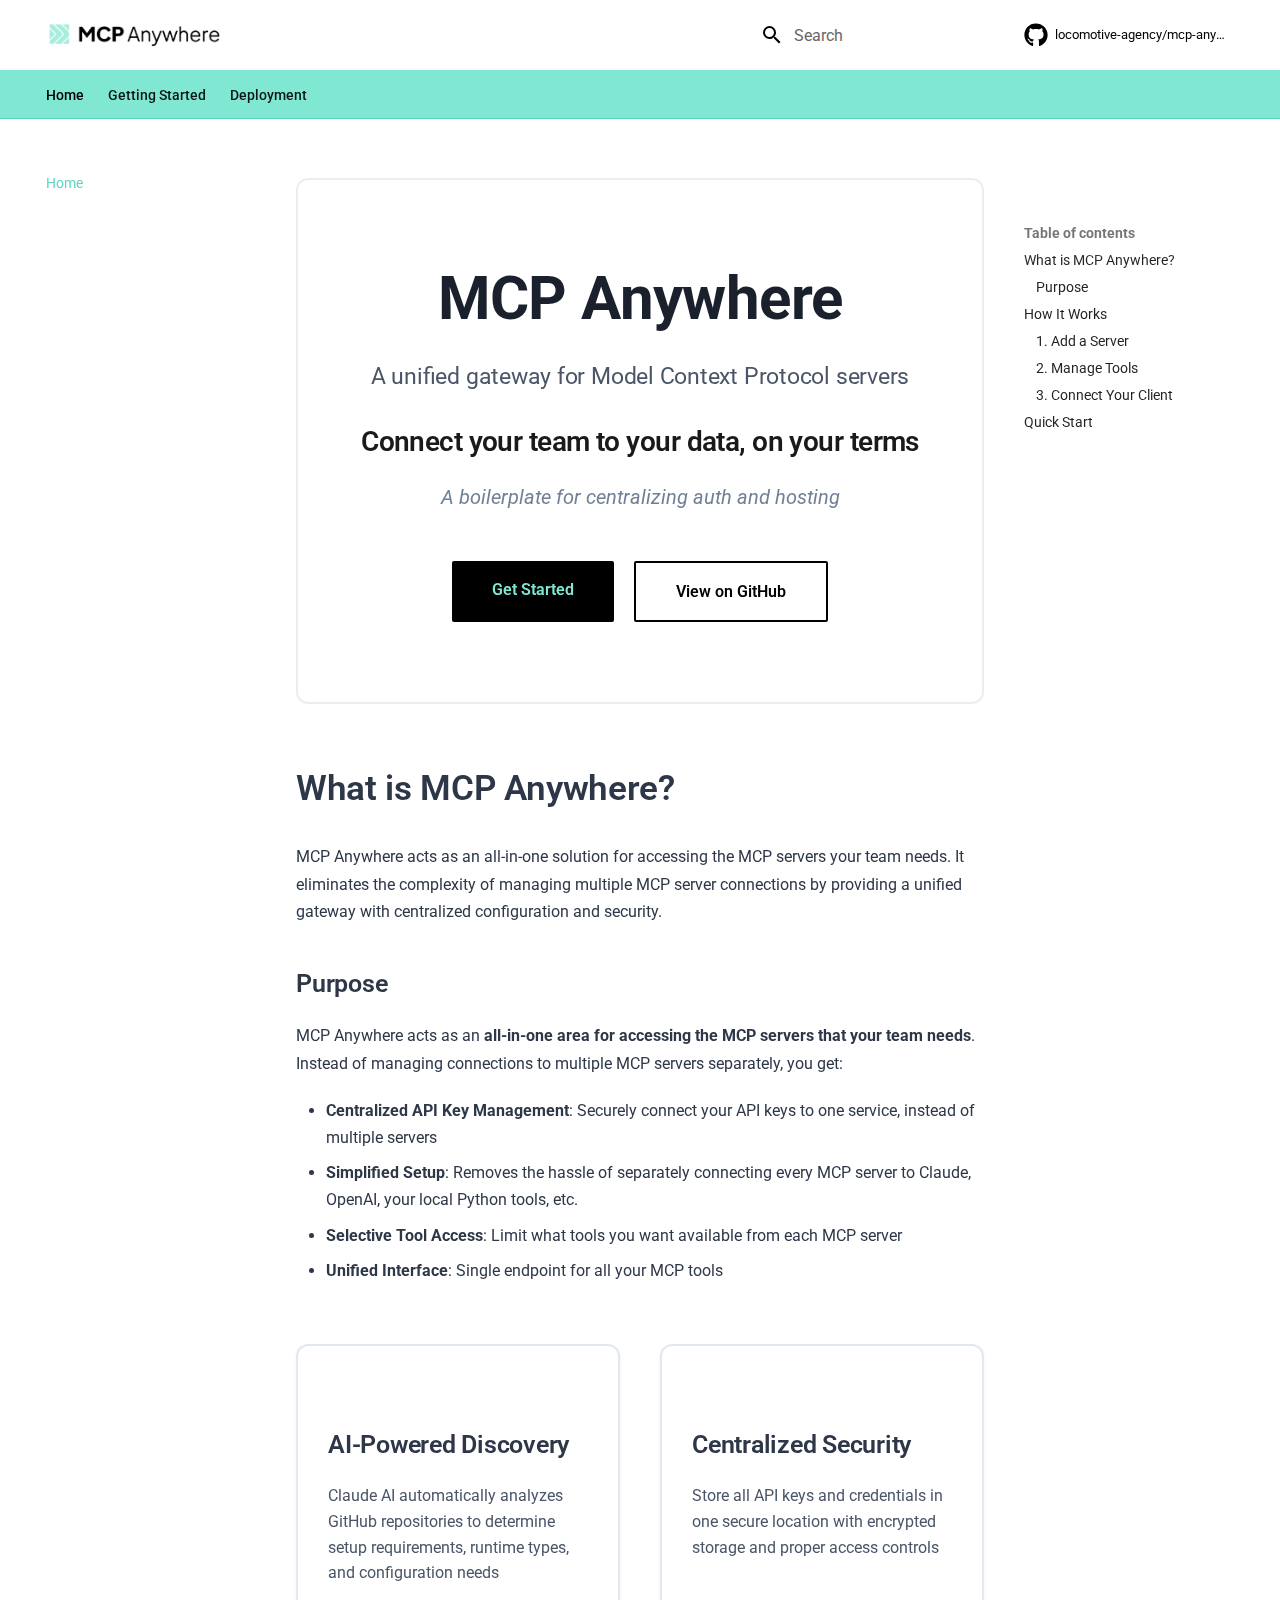
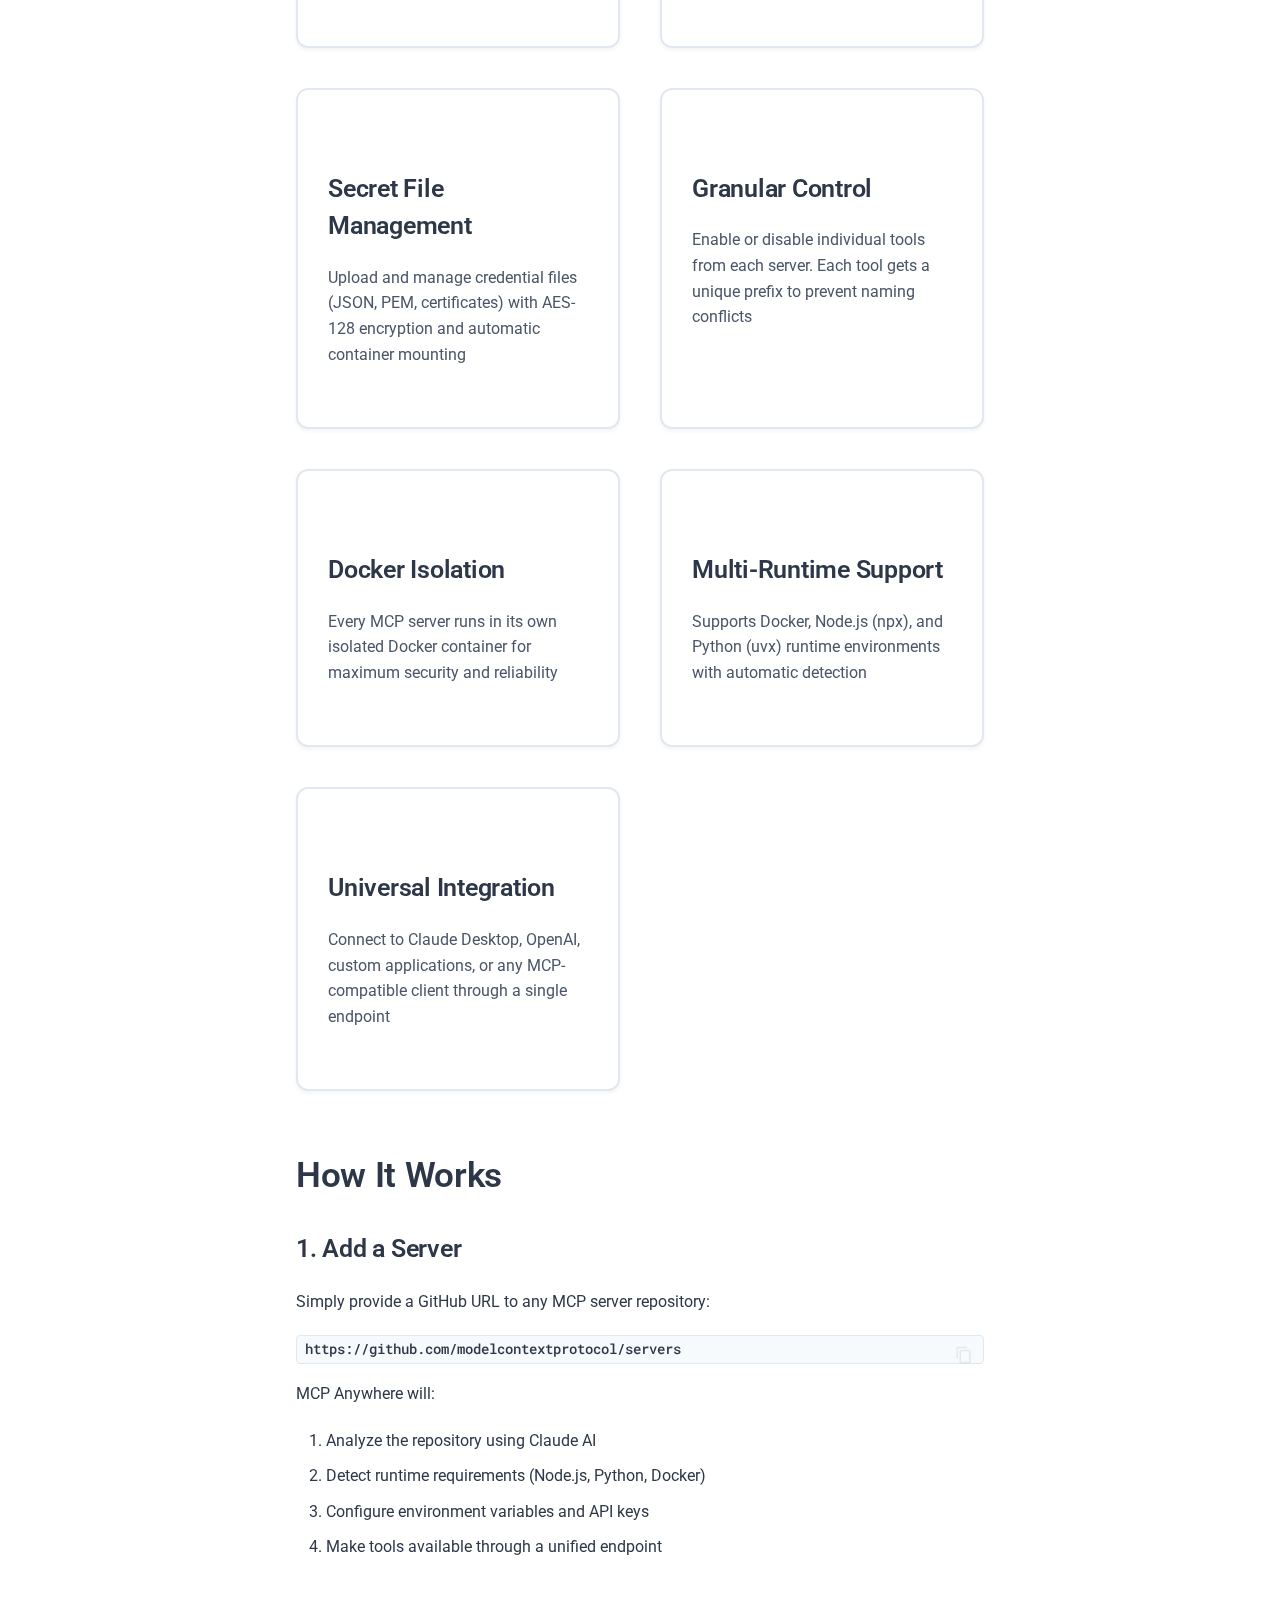
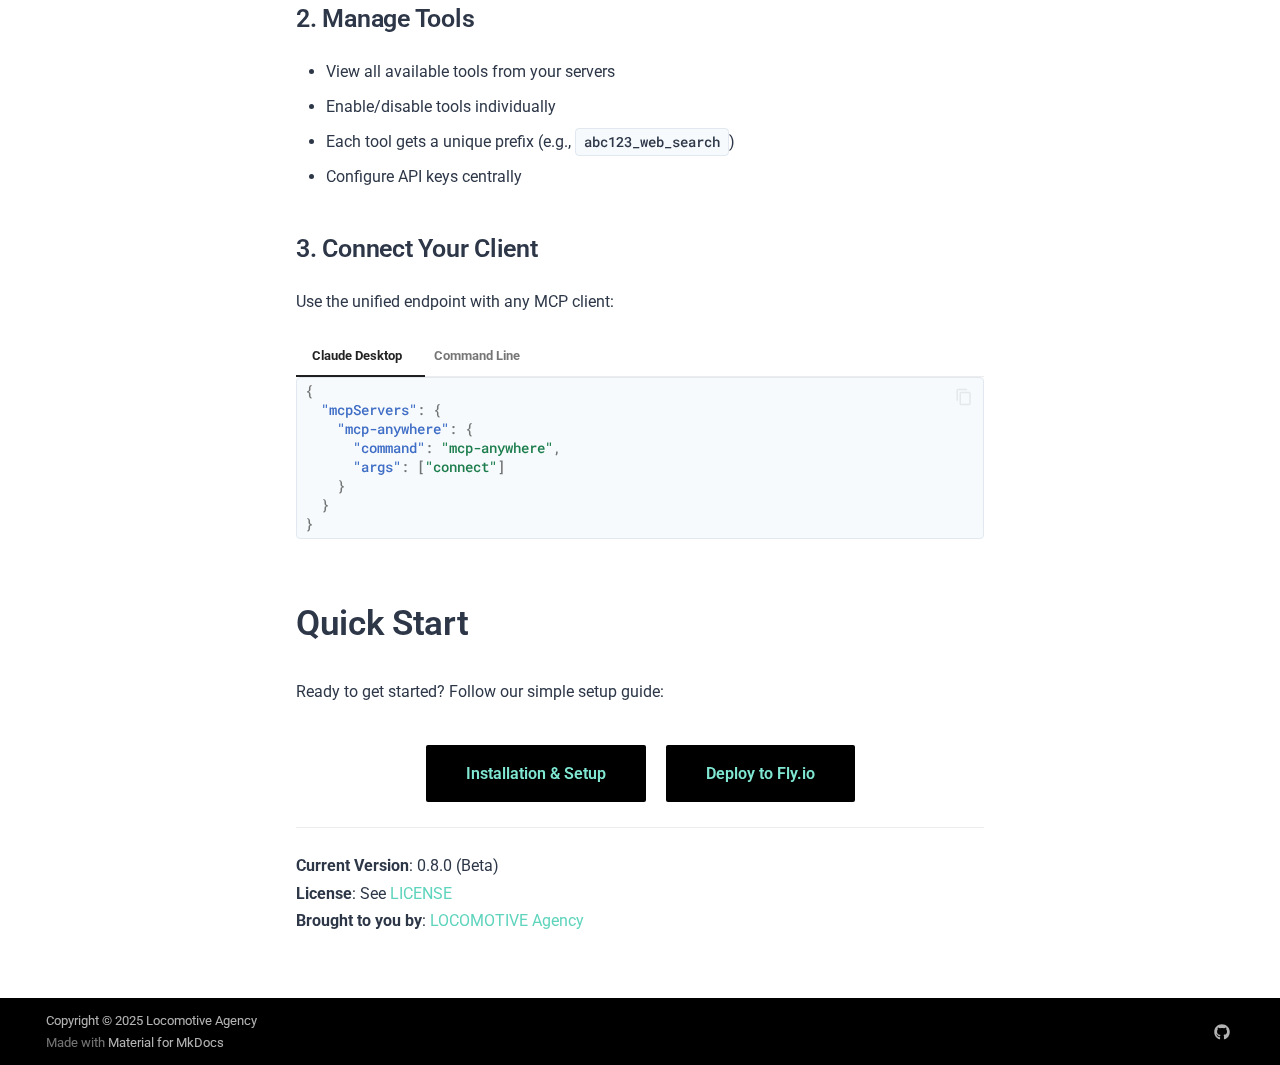
<file: index.html>
<!doctype html>
<html lang="en" class="no-js">
  <head>
    
      <meta charset="utf-8">
      <meta name="viewport" content="width=device-width,initial-scale=1">
      
        <meta name="description" content="A unified gateway for Model Context Protocol servers - discover, configure, and access MCP tools through a single endpoint">
      
      
      
        <link rel="canonical" href="https://mcpanywhere.com/">
      
      
      
        <link rel="next" href="getting-started/">
      
      
      <link rel="icon" href="assets/images/favicon.ico">
      <meta name="generator" content="mkdocs-1.6.1, mkdocs-material-9.6.19">
    
    
      
        <title>MCP Anywhere</title>
      
    
    
      <link rel="stylesheet" href="assets/stylesheets/main.7e37652d.min.css">
      
        
        <link rel="stylesheet" href="assets/stylesheets/palette.06af60db.min.css">
      
      


    
    
      
    
    
      
        
        
        <link rel="preconnect" href="https://fonts.gstatic.com" crossorigin>
        <link rel="stylesheet" href="https://fonts.googleapis.com/css?family=Roboto:300,300i,400,400i,700,700i%7CRoboto+Mono:400,400i,700,700i&display=fallback">
        <style>:root{--md-text-font:"Roboto";--md-code-font:"Roboto Mono"}</style>
      
    
    
      <link rel="stylesheet" href="assets/stylesheets/extra.css">
    
    <script>__md_scope=new URL(".",location),__md_hash=e=>[...e].reduce(((e,_)=>(e<<5)-e+_.charCodeAt(0)),0),__md_get=(e,_=localStorage,t=__md_scope)=>JSON.parse(_.getItem(t.pathname+"."+e)),__md_set=(e,_,t=localStorage,a=__md_scope)=>{try{t.setItem(a.pathname+"."+e,JSON.stringify(_))}catch(e){}}</script>
    
      

    
    
    
  </head>
  
  
    
    
    
    
    
    <body dir="ltr" data-md-color-scheme="default" data-md-color-primary="custom" data-md-color-accent="custom">
  
    
    <input class="md-toggle" data-md-toggle="drawer" type="checkbox" id="__drawer" autocomplete="off">
    <input class="md-toggle" data-md-toggle="search" type="checkbox" id="__search" autocomplete="off">
    <label class="md-overlay" for="__drawer"></label>
    <div data-md-component="skip">
      
        
        <a href="#what-is-mcp-anywhere" class="md-skip">
          Skip to content
        </a>
      
    </div>
    <div data-md-component="announce">
      
    </div>
    
    
      

  

<header class="md-header md-header--shadow md-header--lifted" data-md-component="header">
  <nav class="md-header__inner md-grid" aria-label="Header">
    <a href="." title="MCP Anywhere" class="md-header__button md-logo" aria-label="MCP Anywhere" data-md-component="logo">
      
  <img src="assets/images/logo.png" alt="logo">

    </a>
    <label class="md-header__button md-icon" for="__drawer">
      
      <svg xmlns="http://www.w3.org/2000/svg" viewBox="0 0 24 24"><path d="M3 6h18v2H3zm0 5h18v2H3zm0 5h18v2H3z"/></svg>
    </label>
    <div class="md-header__title" data-md-component="header-title">
      <div class="md-header__ellipsis">
        <div class="md-header__topic">
          <span class="md-ellipsis">
            MCP Anywhere
          </span>
        </div>
        <div class="md-header__topic" data-md-component="header-topic">
          <span class="md-ellipsis">
            
              Home
            
          </span>
        </div>
      </div>
    </div>
    
      
    
    
    
    
      
      
        <label class="md-header__button md-icon" for="__search">
          
          <svg xmlns="http://www.w3.org/2000/svg" viewBox="0 0 24 24"><path d="M9.5 3A6.5 6.5 0 0 1 16 9.5c0 1.61-.59 3.09-1.56 4.23l.27.27h.79l5 5-1.5 1.5-5-5v-.79l-.27-.27A6.52 6.52 0 0 1 9.5 16 6.5 6.5 0 0 1 3 9.5 6.5 6.5 0 0 1 9.5 3m0 2C7 5 5 7 5 9.5S7 14 9.5 14 14 12 14 9.5 12 5 9.5 5"/></svg>
        </label>
        <div class="md-search" data-md-component="search" role="dialog">
  <label class="md-search__overlay" for="__search"></label>
  <div class="md-search__inner" role="search">
    <form class="md-search__form" name="search">
      <input type="text" class="md-search__input" name="query" aria-label="Search" placeholder="Search" autocapitalize="off" autocorrect="off" autocomplete="off" spellcheck="false" data-md-component="search-query" required>
      <label class="md-search__icon md-icon" for="__search">
        
        <svg xmlns="http://www.w3.org/2000/svg" viewBox="0 0 24 24"><path d="M9.5 3A6.5 6.5 0 0 1 16 9.5c0 1.61-.59 3.09-1.56 4.23l.27.27h.79l5 5-1.5 1.5-5-5v-.79l-.27-.27A6.52 6.52 0 0 1 9.5 16 6.5 6.5 0 0 1 3 9.5 6.5 6.5 0 0 1 9.5 3m0 2C7 5 5 7 5 9.5S7 14 9.5 14 14 12 14 9.5 12 5 9.5 5"/></svg>
        
        <svg xmlns="http://www.w3.org/2000/svg" viewBox="0 0 24 24"><path d="M20 11v2H8l5.5 5.5-1.42 1.42L4.16 12l7.92-7.92L13.5 5.5 8 11z"/></svg>
      </label>
      <nav class="md-search__options" aria-label="Search">
        
          <a href="javascript:void(0)" class="md-search__icon md-icon" title="Share" aria-label="Share" data-clipboard data-clipboard-text="" data-md-component="search-share" tabindex="-1">
            
            <svg xmlns="http://www.w3.org/2000/svg" viewBox="0 0 24 24"><path d="M18 16.08c-.76 0-1.44.3-1.96.77L8.91 12.7c.05-.23.09-.46.09-.7s-.04-.47-.09-.7l7.05-4.11c.54.5 1.25.81 2.04.81a3 3 0 0 0 3-3 3 3 0 0 0-3-3 3 3 0 0 0-3 3c0 .24.04.47.09.7L8.04 9.81C7.5 9.31 6.79 9 6 9a3 3 0 0 0-3 3 3 3 0 0 0 3 3c.79 0 1.5-.31 2.04-.81l7.12 4.15c-.05.21-.08.43-.08.66 0 1.61 1.31 2.91 2.92 2.91s2.92-1.3 2.92-2.91A2.92 2.92 0 0 0 18 16.08"/></svg>
          </a>
        
        <button type="reset" class="md-search__icon md-icon" title="Clear" aria-label="Clear" tabindex="-1">
          
          <svg xmlns="http://www.w3.org/2000/svg" viewBox="0 0 24 24"><path d="M19 6.41 17.59 5 12 10.59 6.41 5 5 6.41 10.59 12 5 17.59 6.41 19 12 13.41 17.59 19 19 17.59 13.41 12z"/></svg>
        </button>
      </nav>
      
    </form>
    <div class="md-search__output">
      <div class="md-search__scrollwrap" tabindex="0" data-md-scrollfix>
        <div class="md-search-result" data-md-component="search-result">
          <div class="md-search-result__meta">
            Initializing search
          </div>
          <ol class="md-search-result__list" role="presentation"></ol>
        </div>
      </div>
    </div>
  </div>
</div>
      
    
    
      <div class="md-header__source">
        <a href="https://github.com/locomotive-agency/mcp-anywhere" title="Go to repository" class="md-source" data-md-component="source">
  <div class="md-source__icon md-icon">
    
    <svg xmlns="http://www.w3.org/2000/svg" viewBox="0 0 512 512"><!--! Font Awesome Free 7.0.0 by @fontawesome - https://fontawesome.com License - https://fontawesome.com/license/free (Icons: CC BY 4.0, Fonts: SIL OFL 1.1, Code: MIT License) Copyright 2025 Fonticons, Inc.--><path fill="currentColor" d="M173.9 397.4c0 2-2.3 3.6-5.2 3.6-3.3.3-5.6-1.3-5.6-3.6 0-2 2.3-3.6 5.2-3.6 3-.3 5.6 1.3 5.6 3.6m-31.1-4.5c-.7 2 1.3 4.3 4.3 4.9 2.6 1 5.6 0 6.2-2s-1.3-4.3-4.3-5.2c-2.6-.7-5.5.3-6.2 2.3m44.2-1.7c-2.9.7-4.9 2.6-4.6 4.9.3 2 2.9 3.3 5.9 2.6 2.9-.7 4.9-2.6 4.6-4.6-.3-1.9-3-3.2-5.9-2.9M252.8 8C114.1 8 8 113.3 8 252c0 110.9 69.8 205.8 169.5 239.2 12.8 2.3 17.3-5.6 17.3-12.1 0-6.2-.3-40.4-.3-61.4 0 0-70 15-84.7-29.8 0 0-11.4-29.1-27.8-36.6 0 0-22.9-15.7 1.6-15.4 0 0 24.9 2 38.6 25.8 21.9 38.6 58.6 27.5 72.9 20.9 2.3-16 8.8-27.1 16-33.7-55.9-6.2-112.3-14.3-112.3-110.5 0-27.5 7.6-41.3 23.6-58.9-2.6-6.5-11.1-33.3 2.6-67.9 20.9-6.5 69 27 69 27 20-5.6 41.5-8.5 62.8-8.5s42.8 2.9 62.8 8.5c0 0 48.1-33.6 69-27 13.7 34.7 5.2 61.4 2.6 67.9 16 17.7 25.8 31.5 25.8 58.9 0 96.5-58.9 104.2-114.8 110.5 9.2 7.9 17 22.9 17 46.4 0 33.7-.3 75.4-.3 83.6 0 6.5 4.6 14.4 17.3 12.1C436.2 457.8 504 362.9 504 252 504 113.3 391.5 8 252.8 8M105.2 352.9c-1.3 1-1 3.3.7 5.2 1.6 1.6 3.9 2.3 5.2 1 1.3-1 1-3.3-.7-5.2-1.6-1.6-3.9-2.3-5.2-1m-10.8-8.1c-.7 1.3.3 2.9 2.3 3.9 1.6 1 3.6.7 4.3-.7.7-1.3-.3-2.9-2.3-3.9-2-.6-3.6-.3-4.3.7m32.4 35.6c-1.6 1.3-1 4.3 1.3 6.2 2.3 2.3 5.2 2.6 6.5 1 1.3-1.3.7-4.3-1.3-6.2-2.2-2.3-5.2-2.6-6.5-1m-11.4-14.7c-1.6 1-1.6 3.6 0 5.9s4.3 3.3 5.6 2.3c1.6-1.3 1.6-3.9 0-6.2-1.4-2.3-4-3.3-5.6-2"/></svg>
  </div>
  <div class="md-source__repository">
    locomotive-agency/mcp-anywhere
  </div>
</a>
      </div>
    
  </nav>
  
    
      
<nav class="md-tabs" aria-label="Tabs" data-md-component="tabs">
  <div class="md-grid">
    <ul class="md-tabs__list">
      
        
  
  
  
    
  
  
    <li class="md-tabs__item md-tabs__item--active">
      <a href="." class="md-tabs__link">
        
  
  
    
  
  Home

      </a>
    </li>
  

      
        
  
  
  
  
    <li class="md-tabs__item">
      <a href="getting-started/" class="md-tabs__link">
        
  
  
    
  
  Getting Started

      </a>
    </li>
  

      
        
  
  
  
  
    <li class="md-tabs__item">
      <a href="deployment/" class="md-tabs__link">
        
  
  
    
  
  Deployment

      </a>
    </li>
  

      
    </ul>
  </div>
</nav>
    
  
</header>
    
    <div class="md-container" data-md-component="container">
      
      
        
      
      <main class="md-main" data-md-component="main">
        <div class="md-main__inner md-grid">
          
            
              
              <div class="md-sidebar md-sidebar--primary" data-md-component="sidebar" data-md-type="navigation" >
                <div class="md-sidebar__scrollwrap">
                  <div class="md-sidebar__inner">
                    


  


<nav class="md-nav md-nav--primary md-nav--lifted" aria-label="Navigation" data-md-level="0">
  <label class="md-nav__title" for="__drawer">
    <a href="." title="MCP Anywhere" class="md-nav__button md-logo" aria-label="MCP Anywhere" data-md-component="logo">
      
  <img src="assets/images/logo.png" alt="logo">

    </a>
    MCP Anywhere
  </label>
  
    <div class="md-nav__source">
      <a href="https://github.com/locomotive-agency/mcp-anywhere" title="Go to repository" class="md-source" data-md-component="source">
  <div class="md-source__icon md-icon">
    
    <svg xmlns="http://www.w3.org/2000/svg" viewBox="0 0 512 512"><!--! Font Awesome Free 7.0.0 by @fontawesome - https://fontawesome.com License - https://fontawesome.com/license/free (Icons: CC BY 4.0, Fonts: SIL OFL 1.1, Code: MIT License) Copyright 2025 Fonticons, Inc.--><path fill="currentColor" d="M173.9 397.4c0 2-2.3 3.6-5.2 3.6-3.3.3-5.6-1.3-5.6-3.6 0-2 2.3-3.6 5.2-3.6 3-.3 5.6 1.3 5.6 3.6m-31.1-4.5c-.7 2 1.3 4.3 4.3 4.9 2.6 1 5.6 0 6.2-2s-1.3-4.3-4.3-5.2c-2.6-.7-5.5.3-6.2 2.3m44.2-1.7c-2.9.7-4.9 2.6-4.6 4.9.3 2 2.9 3.3 5.9 2.6 2.9-.7 4.9-2.6 4.6-4.6-.3-1.9-3-3.2-5.9-2.9M252.8 8C114.1 8 8 113.3 8 252c0 110.9 69.8 205.8 169.5 239.2 12.8 2.3 17.3-5.6 17.3-12.1 0-6.2-.3-40.4-.3-61.4 0 0-70 15-84.7-29.8 0 0-11.4-29.1-27.8-36.6 0 0-22.9-15.7 1.6-15.4 0 0 24.9 2 38.6 25.8 21.9 38.6 58.6 27.5 72.9 20.9 2.3-16 8.8-27.1 16-33.7-55.9-6.2-112.3-14.3-112.3-110.5 0-27.5 7.6-41.3 23.6-58.9-2.6-6.5-11.1-33.3 2.6-67.9 20.9-6.5 69 27 69 27 20-5.6 41.5-8.5 62.8-8.5s42.8 2.9 62.8 8.5c0 0 48.1-33.6 69-27 13.7 34.7 5.2 61.4 2.6 67.9 16 17.7 25.8 31.5 25.8 58.9 0 96.5-58.9 104.2-114.8 110.5 9.2 7.9 17 22.9 17 46.4 0 33.7-.3 75.4-.3 83.6 0 6.5 4.6 14.4 17.3 12.1C436.2 457.8 504 362.9 504 252 504 113.3 391.5 8 252.8 8M105.2 352.9c-1.3 1-1 3.3.7 5.2 1.6 1.6 3.9 2.3 5.2 1 1.3-1 1-3.3-.7-5.2-1.6-1.6-3.9-2.3-5.2-1m-10.8-8.1c-.7 1.3.3 2.9 2.3 3.9 1.6 1 3.6.7 4.3-.7.7-1.3-.3-2.9-2.3-3.9-2-.6-3.6-.3-4.3.7m32.4 35.6c-1.6 1.3-1 4.3 1.3 6.2 2.3 2.3 5.2 2.6 6.5 1 1.3-1.3.7-4.3-1.3-6.2-2.2-2.3-5.2-2.6-6.5-1m-11.4-14.7c-1.6 1-1.6 3.6 0 5.9s4.3 3.3 5.6 2.3c1.6-1.3 1.6-3.9 0-6.2-1.4-2.3-4-3.3-5.6-2"/></svg>
  </div>
  <div class="md-source__repository">
    locomotive-agency/mcp-anywhere
  </div>
</a>
    </div>
  
  <ul class="md-nav__list" data-md-scrollfix>
    
      
      
  
  
    
  
  
  
    <li class="md-nav__item md-nav__item--active">
      
      <input class="md-nav__toggle md-toggle" type="checkbox" id="__toc">
      
      
      
        <label class="md-nav__link md-nav__link--active" for="__toc">
          
  
  
  <span class="md-ellipsis">
    Home
    
  </span>
  

          <span class="md-nav__icon md-icon"></span>
        </label>
      
      <a href="." class="md-nav__link md-nav__link--active">
        
  
  
  <span class="md-ellipsis">
    Home
    
  </span>
  

      </a>
      
        

<nav class="md-nav md-nav--secondary" aria-label="Table of contents">
  
  
  
  
    <label class="md-nav__title" for="__toc">
      <span class="md-nav__icon md-icon"></span>
      Table of contents
    </label>
    <ul class="md-nav__list" data-md-component="toc" data-md-scrollfix>
      
        <li class="md-nav__item">
  <a href="#what-is-mcp-anywhere" class="md-nav__link">
    <span class="md-ellipsis">
      What is MCP Anywhere?
    </span>
  </a>
  
    <nav class="md-nav" aria-label="What is MCP Anywhere?">
      <ul class="md-nav__list">
        
          <li class="md-nav__item">
  <a href="#purpose" class="md-nav__link">
    <span class="md-ellipsis">
      Purpose
    </span>
  </a>
  
</li>
        
      </ul>
    </nav>
  
</li>
      
        <li class="md-nav__item">
  <a href="#how-it-works" class="md-nav__link">
    <span class="md-ellipsis">
      How It Works
    </span>
  </a>
  
    <nav class="md-nav" aria-label="How It Works">
      <ul class="md-nav__list">
        
          <li class="md-nav__item">
  <a href="#1-add-a-server" class="md-nav__link">
    <span class="md-ellipsis">
      1. Add a Server
    </span>
  </a>
  
</li>
        
          <li class="md-nav__item">
  <a href="#2-manage-tools" class="md-nav__link">
    <span class="md-ellipsis">
      2. Manage Tools
    </span>
  </a>
  
</li>
        
          <li class="md-nav__item">
  <a href="#3-connect-your-client" class="md-nav__link">
    <span class="md-ellipsis">
      3. Connect Your Client
    </span>
  </a>
  
</li>
        
      </ul>
    </nav>
  
</li>
      
        <li class="md-nav__item">
  <a href="#quick-start" class="md-nav__link">
    <span class="md-ellipsis">
      Quick Start
    </span>
  </a>
  
</li>
      
    </ul>
  
</nav>
      
    </li>
  

    
      
      
  
  
  
  
    <li class="md-nav__item">
      <a href="getting-started/" class="md-nav__link">
        
  
  
  <span class="md-ellipsis">
    Getting Started
    
  </span>
  

      </a>
    </li>
  

    
      
      
  
  
  
  
    <li class="md-nav__item">
      <a href="deployment/" class="md-nav__link">
        
  
  
  <span class="md-ellipsis">
    Deployment
    
  </span>
  

      </a>
    </li>
  

    
  </ul>
</nav>
                  </div>
                </div>
              </div>
            
            
              
              <div class="md-sidebar md-sidebar--secondary" data-md-component="sidebar" data-md-type="toc" >
                <div class="md-sidebar__scrollwrap">
                  <div class="md-sidebar__inner">
                    

<nav class="md-nav md-nav--secondary" aria-label="Table of contents">
  
  
  
  
    <label class="md-nav__title" for="__toc">
      <span class="md-nav__icon md-icon"></span>
      Table of contents
    </label>
    <ul class="md-nav__list" data-md-component="toc" data-md-scrollfix>
      
        <li class="md-nav__item">
  <a href="#what-is-mcp-anywhere" class="md-nav__link">
    <span class="md-ellipsis">
      What is MCP Anywhere?
    </span>
  </a>
  
    <nav class="md-nav" aria-label="What is MCP Anywhere?">
      <ul class="md-nav__list">
        
          <li class="md-nav__item">
  <a href="#purpose" class="md-nav__link">
    <span class="md-ellipsis">
      Purpose
    </span>
  </a>
  
</li>
        
      </ul>
    </nav>
  
</li>
      
        <li class="md-nav__item">
  <a href="#how-it-works" class="md-nav__link">
    <span class="md-ellipsis">
      How It Works
    </span>
  </a>
  
    <nav class="md-nav" aria-label="How It Works">
      <ul class="md-nav__list">
        
          <li class="md-nav__item">
  <a href="#1-add-a-server" class="md-nav__link">
    <span class="md-ellipsis">
      1. Add a Server
    </span>
  </a>
  
</li>
        
          <li class="md-nav__item">
  <a href="#2-manage-tools" class="md-nav__link">
    <span class="md-ellipsis">
      2. Manage Tools
    </span>
  </a>
  
</li>
        
          <li class="md-nav__item">
  <a href="#3-connect-your-client" class="md-nav__link">
    <span class="md-ellipsis">
      3. Connect Your Client
    </span>
  </a>
  
</li>
        
      </ul>
    </nav>
  
</li>
      
        <li class="md-nav__item">
  <a href="#quick-start" class="md-nav__link">
    <span class="md-ellipsis">
      Quick Start
    </span>
  </a>
  
</li>
      
    </ul>
  
</nav>
                  </div>
                </div>
              </div>
            
          
          
            <div class="md-content" data-md-component="content">
              <article class="md-content__inner md-typeset">
                
                  


  
  


<div class="hero">
  <h1>MCP Anywhere</h1>
  <p class="hero-tagline">A unified gateway for Model Context Protocol servers</p>
  <p class="hero-description">Connect your team to your data, on your terms</p>
  <p class="hero-subtitle"><em>A boilerplate for centralizing auth and hosting</em></p>
  <div class="hero-buttons">
    <a href="getting-started/" class="md-button">Get Started</a>
    <a href="https://github.com/locomotive-agency/mcp-anywhere" class="md-button md-button--secondary">View on GitHub</a>
  </div>
</div>

<h2 id="what-is-mcp-anywhere">What is MCP Anywhere?<a class="headerlink" href="#what-is-mcp-anywhere" title="Permanent link">&para;</a></h2>
<p>MCP Anywhere acts as an all-in-one solution for accessing the MCP servers your team needs. It eliminates the complexity of managing multiple MCP server connections by providing a unified gateway with centralized configuration and security.</p>
<h3 id="purpose">Purpose<a class="headerlink" href="#purpose" title="Permanent link">&para;</a></h3>
<p>MCP Anywhere acts as an <strong>all-in-one area for accessing the MCP servers that your team needs</strong>. Instead of managing connections to multiple MCP servers separately, you get:</p>
<ul>
<li><strong>Centralized API Key Management</strong>: Securely connect your API keys to one service, instead of multiple servers</li>
<li><strong>Simplified Setup</strong>: Removes the hassle of separately connecting every MCP server to Claude, OpenAI, your local Python tools, etc.</li>
<li><strong>Selective Tool Access</strong>: Limit what tools you want available from each MCP server</li>
<li><strong>Unified Interface</strong>: Single endpoint for all your MCP tools</li>
</ul>
<div class="feature-grid">
  <div class="feature-card">
    <h3>AI-Powered Discovery</h3>
    <p>Claude AI automatically analyzes GitHub repositories to determine setup requirements, runtime types, and configuration needs</p>
  </div>
  <div class="feature-card">
    <h3>Centralized Security</h3>
    <p>Store all API keys and credentials in one secure location with encrypted storage and proper access controls</p>
  </div>
  <div class="feature-card">
    <h3>Secret File Management</h3>
    <p>Upload and manage credential files (JSON, PEM, certificates) with AES-128 encryption and automatic container mounting</p>
  </div>
  <div class="feature-card">
    <h3>Granular Control</h3>
    <p>Enable or disable individual tools from each server. Each tool gets a unique prefix to prevent naming conflicts</p>
  </div>
  <div class="feature-card">
    <h3>Docker Isolation</h3>
    <p>Every MCP server runs in its own isolated Docker container for maximum security and reliability</p>
  </div>
  <div class="feature-card">
    <h3>Multi-Runtime Support</h3>
    <p>Supports Docker, Node.js (npx), and Python (uvx) runtime environments with automatic detection</p>
  </div>
  <div class="feature-card">
    <h3>Universal Integration</h3>
    <p>Connect to Claude Desktop, OpenAI, custom applications, or any MCP-compatible client through a single endpoint</p>
  </div>
</div>

<h2 id="how-it-works">How It Works<a class="headerlink" href="#how-it-works" title="Permanent link">&para;</a></h2>
<h3 id="1-add-a-server">1. Add a Server<a class="headerlink" href="#1-add-a-server" title="Permanent link">&para;</a></h3>
<p>Simply provide a GitHub URL to any MCP server repository:</p>
<div class="language-text highlight"><pre><span></span><code><span id="__span-0-1"><a id="__codelineno-0-1" name="__codelineno-0-1" href="#__codelineno-0-1"></a>https://github.com/modelcontextprotocol/servers
</span></code></pre></div>
<p>MCP Anywhere will:</p>
<ol>
<li>Analyze the repository using Claude AI</li>
<li>Detect runtime requirements (Node.js, Python, Docker) </li>
<li>Configure environment variables and API keys</li>
<li>Make tools available through a unified endpoint</li>
</ol>
<h3 id="2-manage-tools">2. Manage Tools<a class="headerlink" href="#2-manage-tools" title="Permanent link">&para;</a></h3>
<ul>
<li>View all available tools from your servers</li>
<li>Enable/disable tools individually</li>
<li>Each tool gets a unique prefix (e.g., <code>abc123_web_search</code>)</li>
<li>Configure API keys centrally</li>
</ul>
<h3 id="3-connect-your-client">3. Connect Your Client<a class="headerlink" href="#3-connect-your-client" title="Permanent link">&para;</a></h3>
<p>Use the unified endpoint with any MCP client:</p>
<div class="tabbed-set tabbed-alternate" data-tabs="1:2"><input checked="checked" id="__tabbed_1_1" name="__tabbed_1" type="radio" /><input id="__tabbed_1_2" name="__tabbed_1" type="radio" /><div class="tabbed-labels"><label for="__tabbed_1_1">Claude Desktop</label><label for="__tabbed_1_2">Command Line</label></div>
<div class="tabbed-content">
<div class="tabbed-block">
<div class="language-json highlight"><pre><span></span><code><span id="__span-1-1"><a id="__codelineno-1-1" name="__codelineno-1-1" href="#__codelineno-1-1"></a><span class="p">{</span>
</span><span id="__span-1-2"><a id="__codelineno-1-2" name="__codelineno-1-2" href="#__codelineno-1-2"></a><span class="w">  </span><span class="nt">&quot;mcpServers&quot;</span><span class="p">:</span><span class="w"> </span><span class="p">{</span>
</span><span id="__span-1-3"><a id="__codelineno-1-3" name="__codelineno-1-3" href="#__codelineno-1-3"></a><span class="w">    </span><span class="nt">&quot;mcp-anywhere&quot;</span><span class="p">:</span><span class="w"> </span><span class="p">{</span>
</span><span id="__span-1-4"><a id="__codelineno-1-4" name="__codelineno-1-4" href="#__codelineno-1-4"></a><span class="w">      </span><span class="nt">&quot;command&quot;</span><span class="p">:</span><span class="w"> </span><span class="s2">&quot;mcp-anywhere&quot;</span><span class="p">,</span>
</span><span id="__span-1-5"><a id="__codelineno-1-5" name="__codelineno-1-5" href="#__codelineno-1-5"></a><span class="w">      </span><span class="nt">&quot;args&quot;</span><span class="p">:</span><span class="w"> </span><span class="p">[</span><span class="s2">&quot;connect&quot;</span><span class="p">]</span>
</span><span id="__span-1-6"><a id="__codelineno-1-6" name="__codelineno-1-6" href="#__codelineno-1-6"></a><span class="w">    </span><span class="p">}</span>
</span><span id="__span-1-7"><a id="__codelineno-1-7" name="__codelineno-1-7" href="#__codelineno-1-7"></a><span class="w">  </span><span class="p">}</span>
</span><span id="__span-1-8"><a id="__codelineno-1-8" name="__codelineno-1-8" href="#__codelineno-1-8"></a><span class="p">}</span>
</span></code></pre></div>
</div>
<div class="tabbed-block">
<div class="language-bash highlight"><pre><span></span><code><span id="__span-2-1"><a id="__codelineno-2-1" name="__codelineno-2-1" href="#__codelineno-2-1"></a><span class="c1"># Start the server</span>
</span><span id="__span-2-2"><a id="__codelineno-2-2" name="__codelineno-2-2" href="#__codelineno-2-2"></a>mcp-anywhere<span class="w"> </span>serve<span class="w"> </span>http
</span><span id="__span-2-3"><a id="__codelineno-2-3" name="__codelineno-2-3" href="#__codelineno-2-3"></a>
</span><span id="__span-2-4"><a id="__codelineno-2-4" name="__codelineno-2-4" href="#__codelineno-2-4"></a><span class="c1"># Connect as client</span>
</span><span id="__span-2-5"><a id="__codelineno-2-5" name="__codelineno-2-5" href="#__codelineno-2-5"></a>mcp-anywhere<span class="w"> </span>connect
</span></code></pre></div>
</div>
</div>
</div>
<h2 id="quick-start">Quick Start<a class="headerlink" href="#quick-start" title="Permanent link">&para;</a></h2>
<p>Ready to get started? Follow our simple setup guide:</p>
<div class="hero-buttons" style="margin-top: 2rem;">
  <a href="getting-started/" class="md-button">Installation & Setup</a>
  <a href="deployment/" class="md-button">Deploy to Fly.io</a>
</div>

<hr />
<p><strong>Current Version</strong>: 0.8.0 (Beta)<br />
<strong>License</strong>: See <a href="https://github.com/locomotive-agency/mcp-anywhere/blob/main/LICENSE">LICENSE</a><br />
<strong>Brought to you by</strong>: <a href="https://locomotive.agency">LOCOMOTIVE Agency</a></p>












                
              </article>
            </div>
          
          
<script>var target=document.getElementById(location.hash.slice(1));target&&target.name&&(target.checked=target.name.startsWith("__tabbed_"))</script>
        </div>
        
          <button type="button" class="md-top md-icon" data-md-component="top" hidden>
  
  <svg xmlns="http://www.w3.org/2000/svg" viewBox="0 0 24 24"><path d="M13 20h-2V8l-5.5 5.5-1.42-1.42L12 4.16l7.92 7.92-1.42 1.42L13 8z"/></svg>
  Back to top
</button>
        
      </main>
      
        <footer class="md-footer">
  
  <div class="md-footer-meta md-typeset">
    <div class="md-footer-meta__inner md-grid">
      <div class="md-copyright">
  
    <div class="md-copyright__highlight">
      Copyright &copy; 2025 Locomotive Agency
    </div>
  
  
    Made with
    <a href="https://squidfunk.github.io/mkdocs-material/" target="_blank" rel="noopener">
      Material for MkDocs
    </a>
  
</div>
      
        
<div class="md-social">
  
    
    
    
    
      
      
    
    <a href="https://github.com/locomotive-agency/mcp-anywhere" target="_blank" rel="noopener" title="github.com" class="md-social__link">
      <svg xmlns="http://www.w3.org/2000/svg" viewBox="0 0 512 512"><!--! Font Awesome Free 7.0.0 by @fontawesome - https://fontawesome.com License - https://fontawesome.com/license/free (Icons: CC BY 4.0, Fonts: SIL OFL 1.1, Code: MIT License) Copyright 2025 Fonticons, Inc.--><path fill="currentColor" d="M173.9 397.4c0 2-2.3 3.6-5.2 3.6-3.3.3-5.6-1.3-5.6-3.6 0-2 2.3-3.6 5.2-3.6 3-.3 5.6 1.3 5.6 3.6m-31.1-4.5c-.7 2 1.3 4.3 4.3 4.9 2.6 1 5.6 0 6.2-2s-1.3-4.3-4.3-5.2c-2.6-.7-5.5.3-6.2 2.3m44.2-1.7c-2.9.7-4.9 2.6-4.6 4.9.3 2 2.9 3.3 5.9 2.6 2.9-.7 4.9-2.6 4.6-4.6-.3-1.9-3-3.2-5.9-2.9M252.8 8C114.1 8 8 113.3 8 252c0 110.9 69.8 205.8 169.5 239.2 12.8 2.3 17.3-5.6 17.3-12.1 0-6.2-.3-40.4-.3-61.4 0 0-70 15-84.7-29.8 0 0-11.4-29.1-27.8-36.6 0 0-22.9-15.7 1.6-15.4 0 0 24.9 2 38.6 25.8 21.9 38.6 58.6 27.5 72.9 20.9 2.3-16 8.8-27.1 16-33.7-55.9-6.2-112.3-14.3-112.3-110.5 0-27.5 7.6-41.3 23.6-58.9-2.6-6.5-11.1-33.3 2.6-67.9 20.9-6.5 69 27 69 27 20-5.6 41.5-8.5 62.8-8.5s42.8 2.9 62.8 8.5c0 0 48.1-33.6 69-27 13.7 34.7 5.2 61.4 2.6 67.9 16 17.7 25.8 31.5 25.8 58.9 0 96.5-58.9 104.2-114.8 110.5 9.2 7.9 17 22.9 17 46.4 0 33.7-.3 75.4-.3 83.6 0 6.5 4.6 14.4 17.3 12.1C436.2 457.8 504 362.9 504 252 504 113.3 391.5 8 252.8 8M105.2 352.9c-1.3 1-1 3.3.7 5.2 1.6 1.6 3.9 2.3 5.2 1 1.3-1 1-3.3-.7-5.2-1.6-1.6-3.9-2.3-5.2-1m-10.8-8.1c-.7 1.3.3 2.9 2.3 3.9 1.6 1 3.6.7 4.3-.7.7-1.3-.3-2.9-2.3-3.9-2-.6-3.6-.3-4.3.7m32.4 35.6c-1.6 1.3-1 4.3 1.3 6.2 2.3 2.3 5.2 2.6 6.5 1 1.3-1.3.7-4.3-1.3-6.2-2.2-2.3-5.2-2.6-6.5-1m-11.4-14.7c-1.6 1-1.6 3.6 0 5.9s4.3 3.3 5.6 2.3c1.6-1.3 1.6-3.9 0-6.2-1.4-2.3-4-3.3-5.6-2"/></svg>
    </a>
  
</div>
      
    </div>
  </div>
</footer>
      
    </div>
    <div class="md-dialog" data-md-component="dialog">
      <div class="md-dialog__inner md-typeset"></div>
    </div>
    
    
    
      
      <script id="__config" type="application/json">{"base": ".", "features": ["navigation.instant", "navigation.tracking", "navigation.tabs", "navigation.tabs.sticky", "navigation.sections", "navigation.top", "search.highlight", "search.share", "content.code.copy", "content.code.annotate", "toc.follow"], "search": "assets/javascripts/workers/search.973d3a69.min.js", "tags": null, "translations": {"clipboard.copied": "Copied to clipboard", "clipboard.copy": "Copy to clipboard", "search.result.more.one": "1 more on this page", "search.result.more.other": "# more on this page", "search.result.none": "No matching documents", "search.result.one": "1 matching document", "search.result.other": "# matching documents", "search.result.placeholder": "Type to start searching", "search.result.term.missing": "Missing", "select.version": "Select version"}, "version": null}</script>
    
    
      <script src="assets/javascripts/bundle.92b07e13.min.js"></script>
      
    
  </body>
</html>
</file>
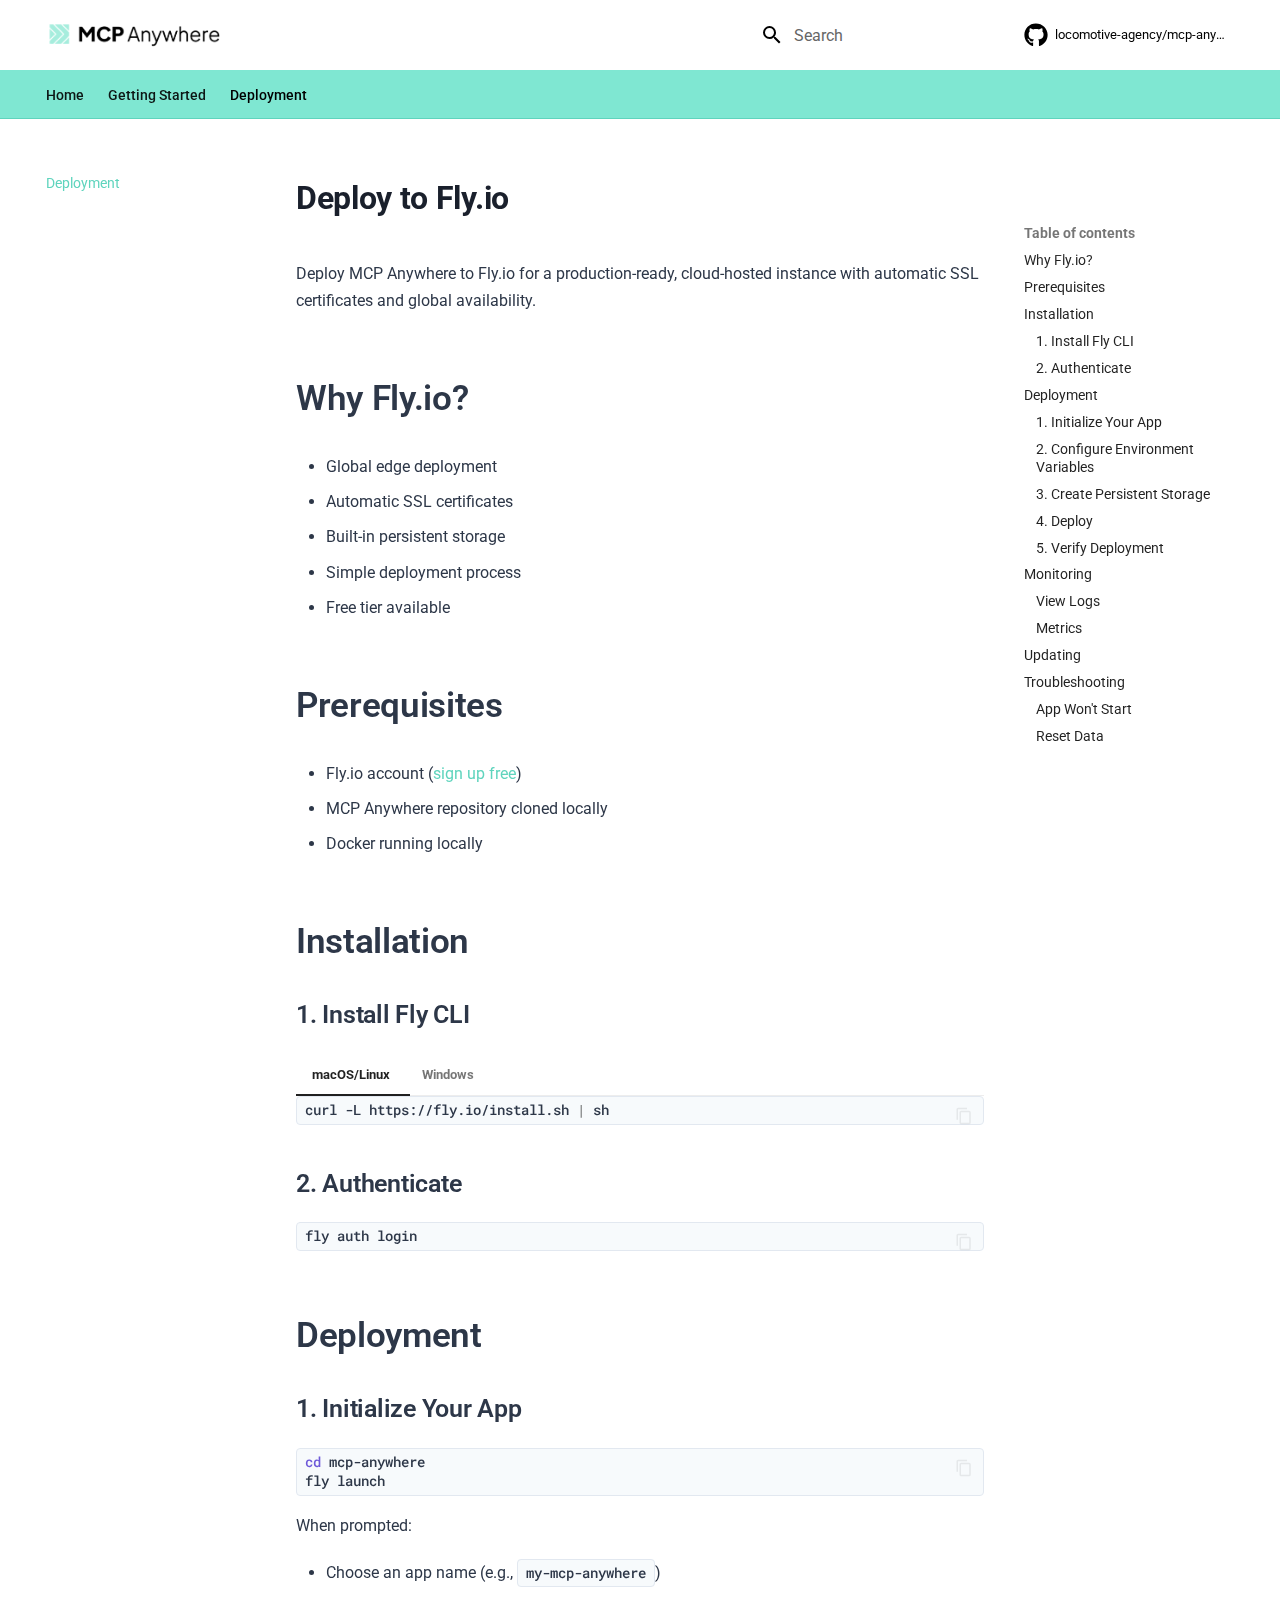
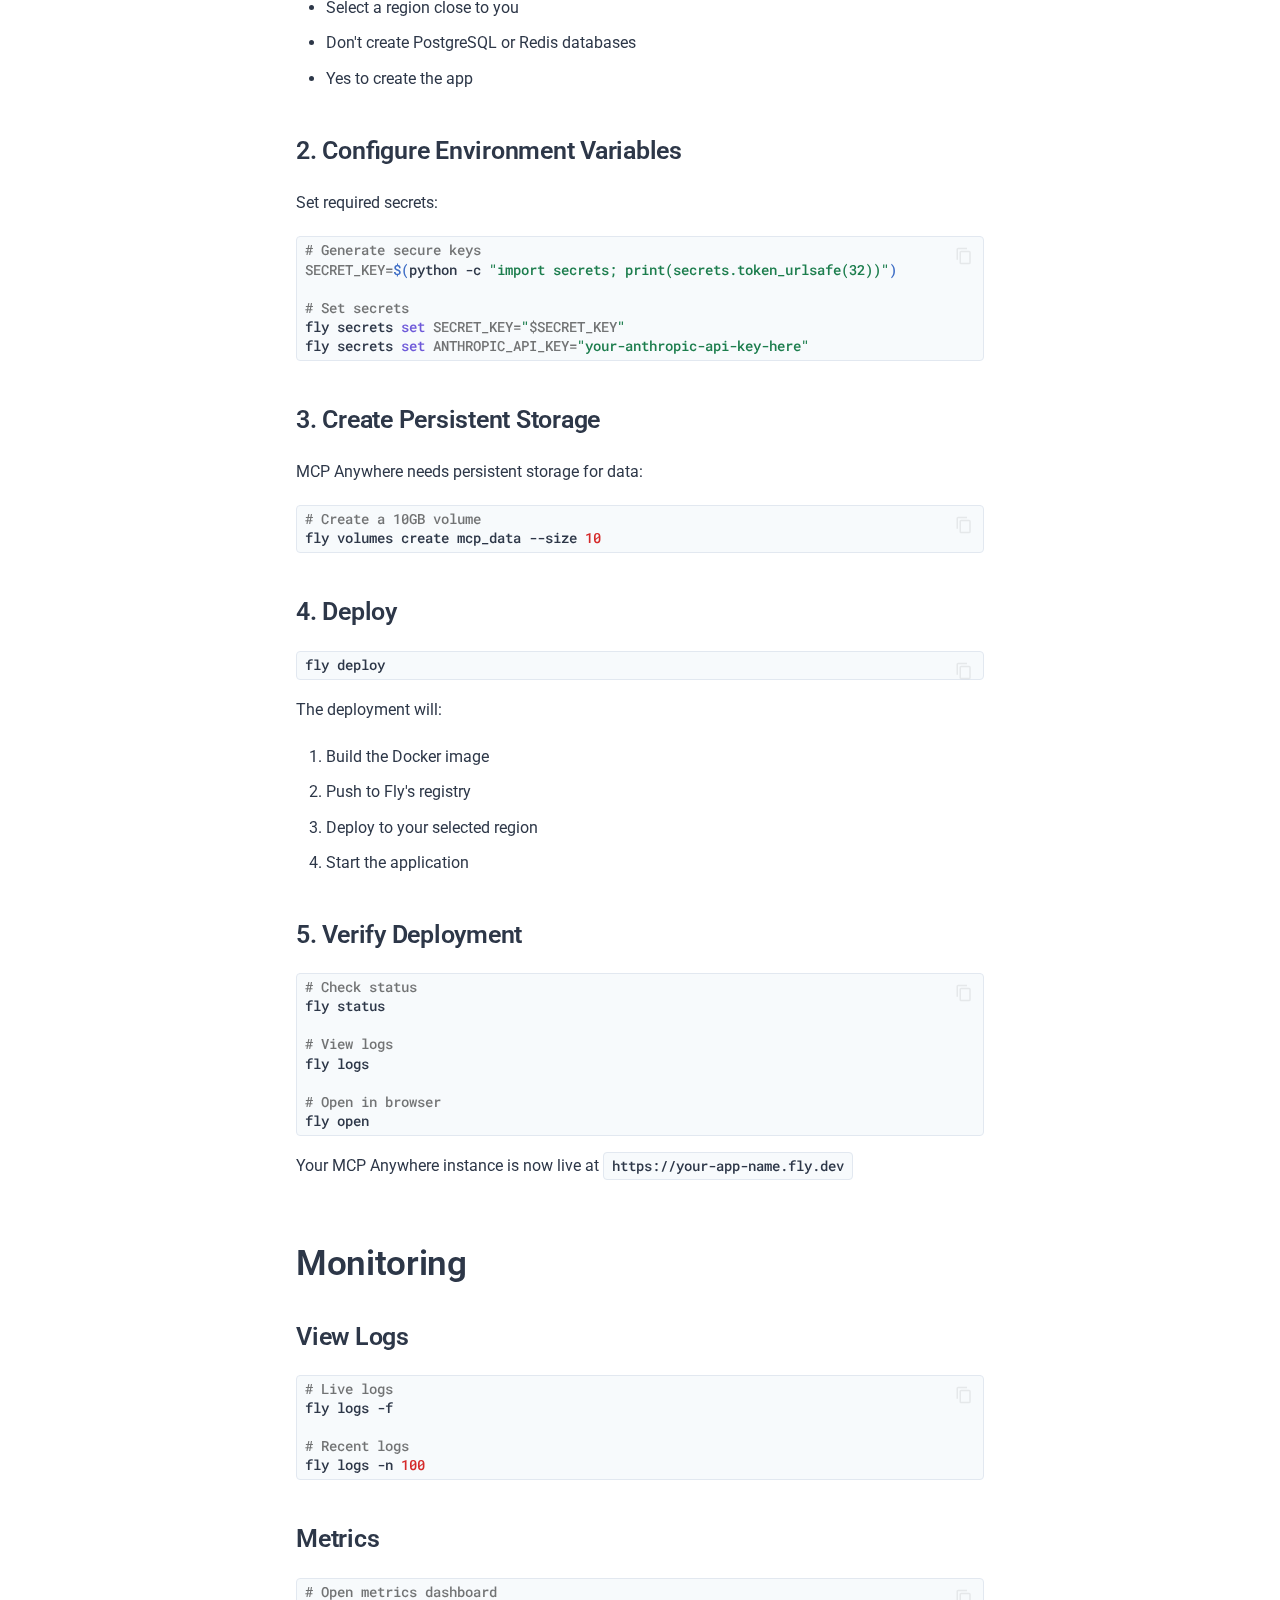
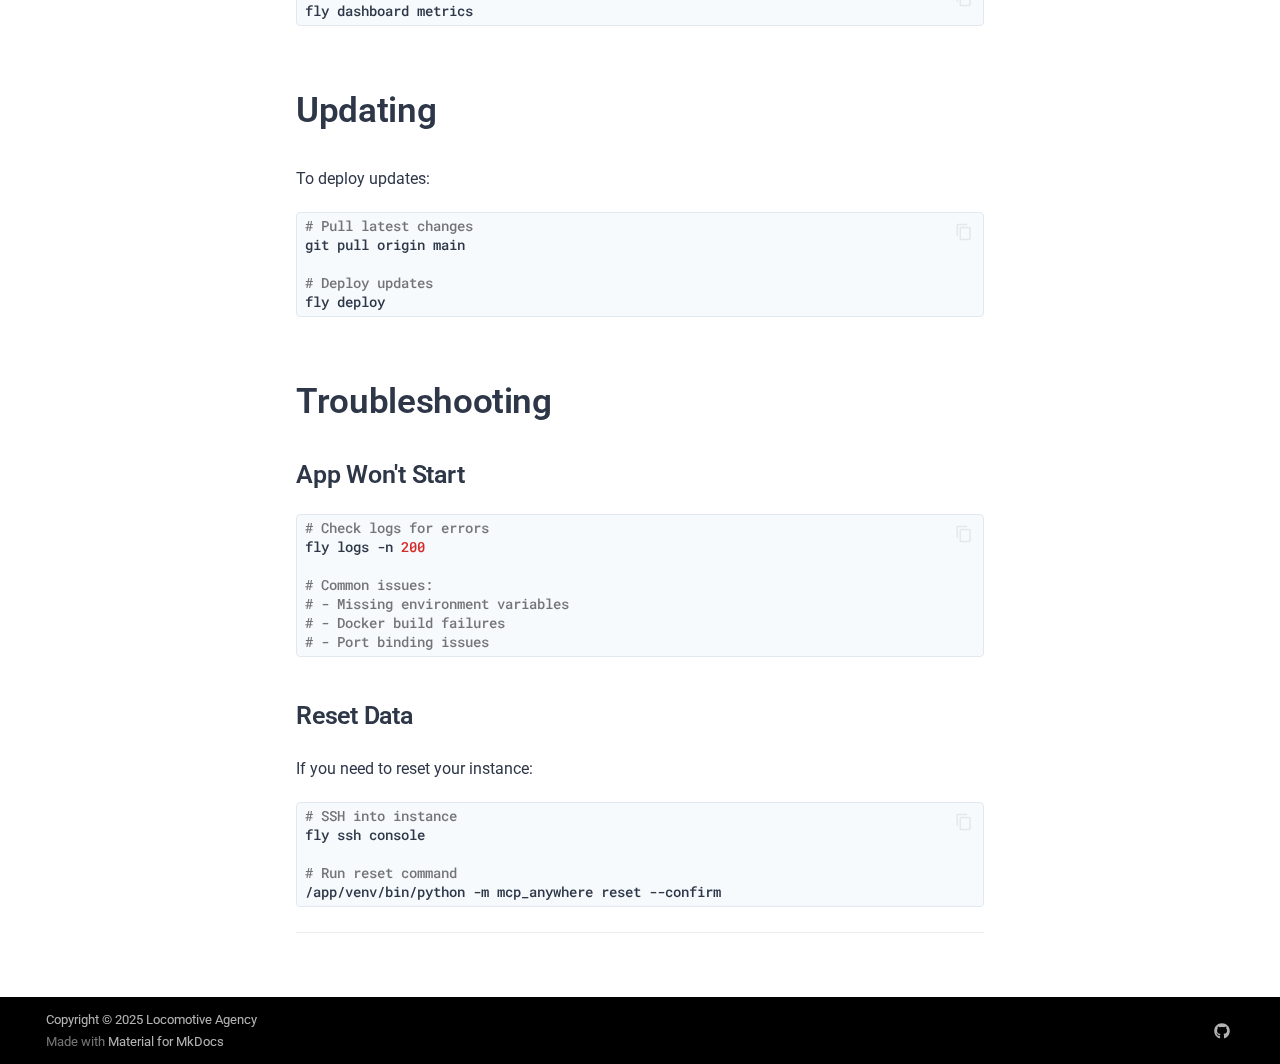
<file: deployment/index.html>
<!doctype html>
<html lang="en" class="no-js">
  <head>
    
      <meta charset="utf-8">
      <meta name="viewport" content="width=device-width,initial-scale=1">
      
        <meta name="description" content="A unified gateway for Model Context Protocol servers - discover, configure, and access MCP tools through a single endpoint">
      
      
      
        <link rel="canonical" href="https://mcpanywhere.com/deployment/">
      
      
        <link rel="prev" href="../getting-started/">
      
      
      
      <link rel="icon" href="../assets/images/favicon.ico">
      <meta name="generator" content="mkdocs-1.6.1, mkdocs-material-9.6.19">
    
    
      
        <title>Deployment - MCP Anywhere</title>
      
    
    
      <link rel="stylesheet" href="../assets/stylesheets/main.7e37652d.min.css">
      
        
        <link rel="stylesheet" href="../assets/stylesheets/palette.06af60db.min.css">
      
      


    
    
      
    
    
      
        
        
        <link rel="preconnect" href="https://fonts.gstatic.com" crossorigin>
        <link rel="stylesheet" href="https://fonts.googleapis.com/css?family=Roboto:300,300i,400,400i,700,700i%7CRoboto+Mono:400,400i,700,700i&display=fallback">
        <style>:root{--md-text-font:"Roboto";--md-code-font:"Roboto Mono"}</style>
      
    
    
      <link rel="stylesheet" href="../assets/stylesheets/extra.css">
    
    <script>__md_scope=new URL("..",location),__md_hash=e=>[...e].reduce(((e,_)=>(e<<5)-e+_.charCodeAt(0)),0),__md_get=(e,_=localStorage,t=__md_scope)=>JSON.parse(_.getItem(t.pathname+"."+e)),__md_set=(e,_,t=localStorage,a=__md_scope)=>{try{t.setItem(a.pathname+"."+e,JSON.stringify(_))}catch(e){}}</script>
    
      

    
    
    
  </head>
  
  
    
    
    
    
    
    <body dir="ltr" data-md-color-scheme="default" data-md-color-primary="custom" data-md-color-accent="custom">
  
    
    <input class="md-toggle" data-md-toggle="drawer" type="checkbox" id="__drawer" autocomplete="off">
    <input class="md-toggle" data-md-toggle="search" type="checkbox" id="__search" autocomplete="off">
    <label class="md-overlay" for="__drawer"></label>
    <div data-md-component="skip">
      
        
        <a href="#deploy-to-flyio" class="md-skip">
          Skip to content
        </a>
      
    </div>
    <div data-md-component="announce">
      
    </div>
    
    
      

  

<header class="md-header md-header--shadow md-header--lifted" data-md-component="header">
  <nav class="md-header__inner md-grid" aria-label="Header">
    <a href=".." title="MCP Anywhere" class="md-header__button md-logo" aria-label="MCP Anywhere" data-md-component="logo">
      
  <img src="../assets/images/logo.png" alt="logo">

    </a>
    <label class="md-header__button md-icon" for="__drawer">
      
      <svg xmlns="http://www.w3.org/2000/svg" viewBox="0 0 24 24"><path d="M3 6h18v2H3zm0 5h18v2H3zm0 5h18v2H3z"/></svg>
    </label>
    <div class="md-header__title" data-md-component="header-title">
      <div class="md-header__ellipsis">
        <div class="md-header__topic">
          <span class="md-ellipsis">
            MCP Anywhere
          </span>
        </div>
        <div class="md-header__topic" data-md-component="header-topic">
          <span class="md-ellipsis">
            
              Deployment
            
          </span>
        </div>
      </div>
    </div>
    
      
    
    
    
    
      
      
        <label class="md-header__button md-icon" for="__search">
          
          <svg xmlns="http://www.w3.org/2000/svg" viewBox="0 0 24 24"><path d="M9.5 3A6.5 6.5 0 0 1 16 9.5c0 1.61-.59 3.09-1.56 4.23l.27.27h.79l5 5-1.5 1.5-5-5v-.79l-.27-.27A6.52 6.52 0 0 1 9.5 16 6.5 6.5 0 0 1 3 9.5 6.5 6.5 0 0 1 9.5 3m0 2C7 5 5 7 5 9.5S7 14 9.5 14 14 12 14 9.5 12 5 9.5 5"/></svg>
        </label>
        <div class="md-search" data-md-component="search" role="dialog">
  <label class="md-search__overlay" for="__search"></label>
  <div class="md-search__inner" role="search">
    <form class="md-search__form" name="search">
      <input type="text" class="md-search__input" name="query" aria-label="Search" placeholder="Search" autocapitalize="off" autocorrect="off" autocomplete="off" spellcheck="false" data-md-component="search-query" required>
      <label class="md-search__icon md-icon" for="__search">
        
        <svg xmlns="http://www.w3.org/2000/svg" viewBox="0 0 24 24"><path d="M9.5 3A6.5 6.5 0 0 1 16 9.5c0 1.61-.59 3.09-1.56 4.23l.27.27h.79l5 5-1.5 1.5-5-5v-.79l-.27-.27A6.52 6.52 0 0 1 9.5 16 6.5 6.5 0 0 1 3 9.5 6.5 6.5 0 0 1 9.5 3m0 2C7 5 5 7 5 9.5S7 14 9.5 14 14 12 14 9.5 12 5 9.5 5"/></svg>
        
        <svg xmlns="http://www.w3.org/2000/svg" viewBox="0 0 24 24"><path d="M20 11v2H8l5.5 5.5-1.42 1.42L4.16 12l7.92-7.92L13.5 5.5 8 11z"/></svg>
      </label>
      <nav class="md-search__options" aria-label="Search">
        
          <a href="javascript:void(0)" class="md-search__icon md-icon" title="Share" aria-label="Share" data-clipboard data-clipboard-text="" data-md-component="search-share" tabindex="-1">
            
            <svg xmlns="http://www.w3.org/2000/svg" viewBox="0 0 24 24"><path d="M18 16.08c-.76 0-1.44.3-1.96.77L8.91 12.7c.05-.23.09-.46.09-.7s-.04-.47-.09-.7l7.05-4.11c.54.5 1.25.81 2.04.81a3 3 0 0 0 3-3 3 3 0 0 0-3-3 3 3 0 0 0-3 3c0 .24.04.47.09.7L8.04 9.81C7.5 9.31 6.79 9 6 9a3 3 0 0 0-3 3 3 3 0 0 0 3 3c.79 0 1.5-.31 2.04-.81l7.12 4.15c-.05.21-.08.43-.08.66 0 1.61 1.31 2.91 2.92 2.91s2.92-1.3 2.92-2.91A2.92 2.92 0 0 0 18 16.08"/></svg>
          </a>
        
        <button type="reset" class="md-search__icon md-icon" title="Clear" aria-label="Clear" tabindex="-1">
          
          <svg xmlns="http://www.w3.org/2000/svg" viewBox="0 0 24 24"><path d="M19 6.41 17.59 5 12 10.59 6.41 5 5 6.41 10.59 12 5 17.59 6.41 19 12 13.41 17.59 19 19 17.59 13.41 12z"/></svg>
        </button>
      </nav>
      
    </form>
    <div class="md-search__output">
      <div class="md-search__scrollwrap" tabindex="0" data-md-scrollfix>
        <div class="md-search-result" data-md-component="search-result">
          <div class="md-search-result__meta">
            Initializing search
          </div>
          <ol class="md-search-result__list" role="presentation"></ol>
        </div>
      </div>
    </div>
  </div>
</div>
      
    
    
      <div class="md-header__source">
        <a href="https://github.com/locomotive-agency/mcp-anywhere" title="Go to repository" class="md-source" data-md-component="source">
  <div class="md-source__icon md-icon">
    
    <svg xmlns="http://www.w3.org/2000/svg" viewBox="0 0 512 512"><!--! Font Awesome Free 7.0.0 by @fontawesome - https://fontawesome.com License - https://fontawesome.com/license/free (Icons: CC BY 4.0, Fonts: SIL OFL 1.1, Code: MIT License) Copyright 2025 Fonticons, Inc.--><path fill="currentColor" d="M173.9 397.4c0 2-2.3 3.6-5.2 3.6-3.3.3-5.6-1.3-5.6-3.6 0-2 2.3-3.6 5.2-3.6 3-.3 5.6 1.3 5.6 3.6m-31.1-4.5c-.7 2 1.3 4.3 4.3 4.9 2.6 1 5.6 0 6.2-2s-1.3-4.3-4.3-5.2c-2.6-.7-5.5.3-6.2 2.3m44.2-1.7c-2.9.7-4.9 2.6-4.6 4.9.3 2 2.9 3.3 5.9 2.6 2.9-.7 4.9-2.6 4.6-4.6-.3-1.9-3-3.2-5.9-2.9M252.8 8C114.1 8 8 113.3 8 252c0 110.9 69.8 205.8 169.5 239.2 12.8 2.3 17.3-5.6 17.3-12.1 0-6.2-.3-40.4-.3-61.4 0 0-70 15-84.7-29.8 0 0-11.4-29.1-27.8-36.6 0 0-22.9-15.7 1.6-15.4 0 0 24.9 2 38.6 25.8 21.9 38.6 58.6 27.5 72.9 20.9 2.3-16 8.8-27.1 16-33.7-55.9-6.2-112.3-14.3-112.3-110.5 0-27.5 7.6-41.3 23.6-58.9-2.6-6.5-11.1-33.3 2.6-67.9 20.9-6.5 69 27 69 27 20-5.6 41.5-8.5 62.8-8.5s42.8 2.9 62.8 8.5c0 0 48.1-33.6 69-27 13.7 34.7 5.2 61.4 2.6 67.9 16 17.7 25.8 31.5 25.8 58.9 0 96.5-58.9 104.2-114.8 110.5 9.2 7.9 17 22.9 17 46.4 0 33.7-.3 75.4-.3 83.6 0 6.5 4.6 14.4 17.3 12.1C436.2 457.8 504 362.9 504 252 504 113.3 391.5 8 252.8 8M105.2 352.9c-1.3 1-1 3.3.7 5.2 1.6 1.6 3.9 2.3 5.2 1 1.3-1 1-3.3-.7-5.2-1.6-1.6-3.9-2.3-5.2-1m-10.8-8.1c-.7 1.3.3 2.9 2.3 3.9 1.6 1 3.6.7 4.3-.7.7-1.3-.3-2.9-2.3-3.9-2-.6-3.6-.3-4.3.7m32.4 35.6c-1.6 1.3-1 4.3 1.3 6.2 2.3 2.3 5.2 2.6 6.5 1 1.3-1.3.7-4.3-1.3-6.2-2.2-2.3-5.2-2.6-6.5-1m-11.4-14.7c-1.6 1-1.6 3.6 0 5.9s4.3 3.3 5.6 2.3c1.6-1.3 1.6-3.9 0-6.2-1.4-2.3-4-3.3-5.6-2"/></svg>
  </div>
  <div class="md-source__repository">
    locomotive-agency/mcp-anywhere
  </div>
</a>
      </div>
    
  </nav>
  
    
      
<nav class="md-tabs" aria-label="Tabs" data-md-component="tabs">
  <div class="md-grid">
    <ul class="md-tabs__list">
      
        
  
  
  
  
    <li class="md-tabs__item">
      <a href=".." class="md-tabs__link">
        
  
  
    
  
  Home

      </a>
    </li>
  

      
        
  
  
  
  
    <li class="md-tabs__item">
      <a href="../getting-started/" class="md-tabs__link">
        
  
  
    
  
  Getting Started

      </a>
    </li>
  

      
        
  
  
  
    
  
  
    <li class="md-tabs__item md-tabs__item--active">
      <a href="./" class="md-tabs__link">
        
  
  
    
  
  Deployment

      </a>
    </li>
  

      
    </ul>
  </div>
</nav>
    
  
</header>
    
    <div class="md-container" data-md-component="container">
      
      
        
      
      <main class="md-main" data-md-component="main">
        <div class="md-main__inner md-grid">
          
            
              
              <div class="md-sidebar md-sidebar--primary" data-md-component="sidebar" data-md-type="navigation" >
                <div class="md-sidebar__scrollwrap">
                  <div class="md-sidebar__inner">
                    


  


<nav class="md-nav md-nav--primary md-nav--lifted" aria-label="Navigation" data-md-level="0">
  <label class="md-nav__title" for="__drawer">
    <a href=".." title="MCP Anywhere" class="md-nav__button md-logo" aria-label="MCP Anywhere" data-md-component="logo">
      
  <img src="../assets/images/logo.png" alt="logo">

    </a>
    MCP Anywhere
  </label>
  
    <div class="md-nav__source">
      <a href="https://github.com/locomotive-agency/mcp-anywhere" title="Go to repository" class="md-source" data-md-component="source">
  <div class="md-source__icon md-icon">
    
    <svg xmlns="http://www.w3.org/2000/svg" viewBox="0 0 512 512"><!--! Font Awesome Free 7.0.0 by @fontawesome - https://fontawesome.com License - https://fontawesome.com/license/free (Icons: CC BY 4.0, Fonts: SIL OFL 1.1, Code: MIT License) Copyright 2025 Fonticons, Inc.--><path fill="currentColor" d="M173.9 397.4c0 2-2.3 3.6-5.2 3.6-3.3.3-5.6-1.3-5.6-3.6 0-2 2.3-3.6 5.2-3.6 3-.3 5.6 1.3 5.6 3.6m-31.1-4.5c-.7 2 1.3 4.3 4.3 4.9 2.6 1 5.6 0 6.2-2s-1.3-4.3-4.3-5.2c-2.6-.7-5.5.3-6.2 2.3m44.2-1.7c-2.9.7-4.9 2.6-4.6 4.9.3 2 2.9 3.3 5.9 2.6 2.9-.7 4.9-2.6 4.6-4.6-.3-1.9-3-3.2-5.9-2.9M252.8 8C114.1 8 8 113.3 8 252c0 110.9 69.8 205.8 169.5 239.2 12.8 2.3 17.3-5.6 17.3-12.1 0-6.2-.3-40.4-.3-61.4 0 0-70 15-84.7-29.8 0 0-11.4-29.1-27.8-36.6 0 0-22.9-15.7 1.6-15.4 0 0 24.9 2 38.6 25.8 21.9 38.6 58.6 27.5 72.9 20.9 2.3-16 8.8-27.1 16-33.7-55.9-6.2-112.3-14.3-112.3-110.5 0-27.5 7.6-41.3 23.6-58.9-2.6-6.5-11.1-33.3 2.6-67.9 20.9-6.5 69 27 69 27 20-5.6 41.5-8.5 62.8-8.5s42.8 2.9 62.8 8.5c0 0 48.1-33.6 69-27 13.7 34.7 5.2 61.4 2.6 67.9 16 17.7 25.8 31.5 25.8 58.9 0 96.5-58.9 104.2-114.8 110.5 9.2 7.9 17 22.9 17 46.4 0 33.7-.3 75.4-.3 83.6 0 6.5 4.6 14.4 17.3 12.1C436.2 457.8 504 362.9 504 252 504 113.3 391.5 8 252.8 8M105.2 352.9c-1.3 1-1 3.3.7 5.2 1.6 1.6 3.9 2.3 5.2 1 1.3-1 1-3.3-.7-5.2-1.6-1.6-3.9-2.3-5.2-1m-10.8-8.1c-.7 1.3.3 2.9 2.3 3.9 1.6 1 3.6.7 4.3-.7.7-1.3-.3-2.9-2.3-3.9-2-.6-3.6-.3-4.3.7m32.4 35.6c-1.6 1.3-1 4.3 1.3 6.2 2.3 2.3 5.2 2.6 6.5 1 1.3-1.3.7-4.3-1.3-6.2-2.2-2.3-5.2-2.6-6.5-1m-11.4-14.7c-1.6 1-1.6 3.6 0 5.9s4.3 3.3 5.6 2.3c1.6-1.3 1.6-3.9 0-6.2-1.4-2.3-4-3.3-5.6-2"/></svg>
  </div>
  <div class="md-source__repository">
    locomotive-agency/mcp-anywhere
  </div>
</a>
    </div>
  
  <ul class="md-nav__list" data-md-scrollfix>
    
      
      
  
  
  
  
    <li class="md-nav__item">
      <a href=".." class="md-nav__link">
        
  
  
  <span class="md-ellipsis">
    Home
    
  </span>
  

      </a>
    </li>
  

    
      
      
  
  
  
  
    <li class="md-nav__item">
      <a href="../getting-started/" class="md-nav__link">
        
  
  
  <span class="md-ellipsis">
    Getting Started
    
  </span>
  

      </a>
    </li>
  

    
      
      
  
  
    
  
  
  
    <li class="md-nav__item md-nav__item--active">
      
      <input class="md-nav__toggle md-toggle" type="checkbox" id="__toc">
      
      
        
      
      
        <label class="md-nav__link md-nav__link--active" for="__toc">
          
  
  
  <span class="md-ellipsis">
    Deployment
    
  </span>
  

          <span class="md-nav__icon md-icon"></span>
        </label>
      
      <a href="./" class="md-nav__link md-nav__link--active">
        
  
  
  <span class="md-ellipsis">
    Deployment
    
  </span>
  

      </a>
      
        

<nav class="md-nav md-nav--secondary" aria-label="Table of contents">
  
  
  
    
  
  
    <label class="md-nav__title" for="__toc">
      <span class="md-nav__icon md-icon"></span>
      Table of contents
    </label>
    <ul class="md-nav__list" data-md-component="toc" data-md-scrollfix>
      
        <li class="md-nav__item">
  <a href="#why-flyio" class="md-nav__link">
    <span class="md-ellipsis">
      Why Fly.io?
    </span>
  </a>
  
</li>
      
        <li class="md-nav__item">
  <a href="#prerequisites" class="md-nav__link">
    <span class="md-ellipsis">
      Prerequisites
    </span>
  </a>
  
</li>
      
        <li class="md-nav__item">
  <a href="#installation" class="md-nav__link">
    <span class="md-ellipsis">
      Installation
    </span>
  </a>
  
    <nav class="md-nav" aria-label="Installation">
      <ul class="md-nav__list">
        
          <li class="md-nav__item">
  <a href="#1-install-fly-cli" class="md-nav__link">
    <span class="md-ellipsis">
      1. Install Fly CLI
    </span>
  </a>
  
</li>
        
          <li class="md-nav__item">
  <a href="#2-authenticate" class="md-nav__link">
    <span class="md-ellipsis">
      2. Authenticate
    </span>
  </a>
  
</li>
        
      </ul>
    </nav>
  
</li>
      
        <li class="md-nav__item">
  <a href="#deployment" class="md-nav__link">
    <span class="md-ellipsis">
      Deployment
    </span>
  </a>
  
    <nav class="md-nav" aria-label="Deployment">
      <ul class="md-nav__list">
        
          <li class="md-nav__item">
  <a href="#1-initialize-your-app" class="md-nav__link">
    <span class="md-ellipsis">
      1. Initialize Your App
    </span>
  </a>
  
</li>
        
          <li class="md-nav__item">
  <a href="#2-configure-environment-variables" class="md-nav__link">
    <span class="md-ellipsis">
      2. Configure Environment Variables
    </span>
  </a>
  
</li>
        
          <li class="md-nav__item">
  <a href="#3-create-persistent-storage" class="md-nav__link">
    <span class="md-ellipsis">
      3. Create Persistent Storage
    </span>
  </a>
  
</li>
        
          <li class="md-nav__item">
  <a href="#4-deploy" class="md-nav__link">
    <span class="md-ellipsis">
      4. Deploy
    </span>
  </a>
  
</li>
        
          <li class="md-nav__item">
  <a href="#5-verify-deployment" class="md-nav__link">
    <span class="md-ellipsis">
      5. Verify Deployment
    </span>
  </a>
  
</li>
        
      </ul>
    </nav>
  
</li>
      
        <li class="md-nav__item">
  <a href="#monitoring" class="md-nav__link">
    <span class="md-ellipsis">
      Monitoring
    </span>
  </a>
  
    <nav class="md-nav" aria-label="Monitoring">
      <ul class="md-nav__list">
        
          <li class="md-nav__item">
  <a href="#view-logs" class="md-nav__link">
    <span class="md-ellipsis">
      View Logs
    </span>
  </a>
  
</li>
        
          <li class="md-nav__item">
  <a href="#metrics" class="md-nav__link">
    <span class="md-ellipsis">
      Metrics
    </span>
  </a>
  
</li>
        
      </ul>
    </nav>
  
</li>
      
        <li class="md-nav__item">
  <a href="#updating" class="md-nav__link">
    <span class="md-ellipsis">
      Updating
    </span>
  </a>
  
</li>
      
        <li class="md-nav__item">
  <a href="#troubleshooting" class="md-nav__link">
    <span class="md-ellipsis">
      Troubleshooting
    </span>
  </a>
  
    <nav class="md-nav" aria-label="Troubleshooting">
      <ul class="md-nav__list">
        
          <li class="md-nav__item">
  <a href="#app-wont-start" class="md-nav__link">
    <span class="md-ellipsis">
      App Won't Start
    </span>
  </a>
  
</li>
        
          <li class="md-nav__item">
  <a href="#reset-data" class="md-nav__link">
    <span class="md-ellipsis">
      Reset Data
    </span>
  </a>
  
</li>
        
      </ul>
    </nav>
  
</li>
      
    </ul>
  
</nav>
      
    </li>
  

    
  </ul>
</nav>
                  </div>
                </div>
              </div>
            
            
              
              <div class="md-sidebar md-sidebar--secondary" data-md-component="sidebar" data-md-type="toc" >
                <div class="md-sidebar__scrollwrap">
                  <div class="md-sidebar__inner">
                    

<nav class="md-nav md-nav--secondary" aria-label="Table of contents">
  
  
  
    
  
  
    <label class="md-nav__title" for="__toc">
      <span class="md-nav__icon md-icon"></span>
      Table of contents
    </label>
    <ul class="md-nav__list" data-md-component="toc" data-md-scrollfix>
      
        <li class="md-nav__item">
  <a href="#why-flyio" class="md-nav__link">
    <span class="md-ellipsis">
      Why Fly.io?
    </span>
  </a>
  
</li>
      
        <li class="md-nav__item">
  <a href="#prerequisites" class="md-nav__link">
    <span class="md-ellipsis">
      Prerequisites
    </span>
  </a>
  
</li>
      
        <li class="md-nav__item">
  <a href="#installation" class="md-nav__link">
    <span class="md-ellipsis">
      Installation
    </span>
  </a>
  
    <nav class="md-nav" aria-label="Installation">
      <ul class="md-nav__list">
        
          <li class="md-nav__item">
  <a href="#1-install-fly-cli" class="md-nav__link">
    <span class="md-ellipsis">
      1. Install Fly CLI
    </span>
  </a>
  
</li>
        
          <li class="md-nav__item">
  <a href="#2-authenticate" class="md-nav__link">
    <span class="md-ellipsis">
      2. Authenticate
    </span>
  </a>
  
</li>
        
      </ul>
    </nav>
  
</li>
      
        <li class="md-nav__item">
  <a href="#deployment" class="md-nav__link">
    <span class="md-ellipsis">
      Deployment
    </span>
  </a>
  
    <nav class="md-nav" aria-label="Deployment">
      <ul class="md-nav__list">
        
          <li class="md-nav__item">
  <a href="#1-initialize-your-app" class="md-nav__link">
    <span class="md-ellipsis">
      1. Initialize Your App
    </span>
  </a>
  
</li>
        
          <li class="md-nav__item">
  <a href="#2-configure-environment-variables" class="md-nav__link">
    <span class="md-ellipsis">
      2. Configure Environment Variables
    </span>
  </a>
  
</li>
        
          <li class="md-nav__item">
  <a href="#3-create-persistent-storage" class="md-nav__link">
    <span class="md-ellipsis">
      3. Create Persistent Storage
    </span>
  </a>
  
</li>
        
          <li class="md-nav__item">
  <a href="#4-deploy" class="md-nav__link">
    <span class="md-ellipsis">
      4. Deploy
    </span>
  </a>
  
</li>
        
          <li class="md-nav__item">
  <a href="#5-verify-deployment" class="md-nav__link">
    <span class="md-ellipsis">
      5. Verify Deployment
    </span>
  </a>
  
</li>
        
      </ul>
    </nav>
  
</li>
      
        <li class="md-nav__item">
  <a href="#monitoring" class="md-nav__link">
    <span class="md-ellipsis">
      Monitoring
    </span>
  </a>
  
    <nav class="md-nav" aria-label="Monitoring">
      <ul class="md-nav__list">
        
          <li class="md-nav__item">
  <a href="#view-logs" class="md-nav__link">
    <span class="md-ellipsis">
      View Logs
    </span>
  </a>
  
</li>
        
          <li class="md-nav__item">
  <a href="#metrics" class="md-nav__link">
    <span class="md-ellipsis">
      Metrics
    </span>
  </a>
  
</li>
        
      </ul>
    </nav>
  
</li>
      
        <li class="md-nav__item">
  <a href="#updating" class="md-nav__link">
    <span class="md-ellipsis">
      Updating
    </span>
  </a>
  
</li>
      
        <li class="md-nav__item">
  <a href="#troubleshooting" class="md-nav__link">
    <span class="md-ellipsis">
      Troubleshooting
    </span>
  </a>
  
    <nav class="md-nav" aria-label="Troubleshooting">
      <ul class="md-nav__list">
        
          <li class="md-nav__item">
  <a href="#app-wont-start" class="md-nav__link">
    <span class="md-ellipsis">
      App Won't Start
    </span>
  </a>
  
</li>
        
          <li class="md-nav__item">
  <a href="#reset-data" class="md-nav__link">
    <span class="md-ellipsis">
      Reset Data
    </span>
  </a>
  
</li>
        
      </ul>
    </nav>
  
</li>
      
    </ul>
  
</nav>
                  </div>
                </div>
              </div>
            
          
          
            <div class="md-content" data-md-component="content">
              <article class="md-content__inner md-typeset">
                
                  


  
  


<h1 id="deploy-to-flyio">Deploy to Fly.io<a class="headerlink" href="#deploy-to-flyio" title="Permanent link">&para;</a></h1>
<p>Deploy MCP Anywhere to Fly.io for a production-ready, cloud-hosted instance with automatic SSL certificates and global availability.</p>
<h2 id="why-flyio">Why Fly.io?<a class="headerlink" href="#why-flyio" title="Permanent link">&para;</a></h2>
<ul>
<li>Global edge deployment</li>
<li>Automatic SSL certificates  </li>
<li>Built-in persistent storage</li>
<li>Simple deployment process</li>
<li>Free tier available</li>
</ul>
<h2 id="prerequisites">Prerequisites<a class="headerlink" href="#prerequisites" title="Permanent link">&para;</a></h2>
<ul>
<li>Fly.io account (<a href="https://fly.io">sign up free</a>)</li>
<li>MCP Anywhere repository cloned locally</li>
<li>Docker running locally</li>
</ul>
<h2 id="installation">Installation<a class="headerlink" href="#installation" title="Permanent link">&para;</a></h2>
<h3 id="1-install-fly-cli">1. Install Fly CLI<a class="headerlink" href="#1-install-fly-cli" title="Permanent link">&para;</a></h3>
<div class="tabbed-set tabbed-alternate" data-tabs="1:2"><input checked="checked" id="__tabbed_1_1" name="__tabbed_1" type="radio" /><input id="__tabbed_1_2" name="__tabbed_1" type="radio" /><div class="tabbed-labels"><label for="__tabbed_1_1">macOS/Linux</label><label for="__tabbed_1_2">Windows</label></div>
<div class="tabbed-content">
<div class="tabbed-block">
<div class="language-bash highlight"><pre><span></span><code><span id="__span-0-1"><a id="__codelineno-0-1" name="__codelineno-0-1" href="#__codelineno-0-1"></a>curl<span class="w"> </span>-L<span class="w"> </span>https://fly.io/install.sh<span class="w"> </span><span class="p">|</span><span class="w"> </span>sh
</span></code></pre></div>
</div>
<div class="tabbed-block">
<div class="language-powershell highlight"><pre><span></span><code><span id="__span-1-1"><a id="__codelineno-1-1" name="__codelineno-1-1" href="#__codelineno-1-1"></a><span class="nb">iwr </span><span class="n">https</span><span class="p">://</span><span class="n">fly</span><span class="p">.</span><span class="n">io</span><span class="p">/</span><span class="n">install</span><span class="p">.</span><span class="n">ps1</span> <span class="n">-useb</span> <span class="p">|</span> <span class="nb">iex</span>
</span></code></pre></div>
</div>
</div>
</div>
<h3 id="2-authenticate">2. Authenticate<a class="headerlink" href="#2-authenticate" title="Permanent link">&para;</a></h3>
<div class="language-bash highlight"><pre><span></span><code><span id="__span-2-1"><a id="__codelineno-2-1" name="__codelineno-2-1" href="#__codelineno-2-1"></a>fly<span class="w"> </span>auth<span class="w"> </span>login
</span></code></pre></div>
<h2 id="deployment">Deployment<a class="headerlink" href="#deployment" title="Permanent link">&para;</a></h2>
<h3 id="1-initialize-your-app">1. Initialize Your App<a class="headerlink" href="#1-initialize-your-app" title="Permanent link">&para;</a></h3>
<div class="language-bash highlight"><pre><span></span><code><span id="__span-3-1"><a id="__codelineno-3-1" name="__codelineno-3-1" href="#__codelineno-3-1"></a><span class="nb">cd</span><span class="w"> </span>mcp-anywhere
</span><span id="__span-3-2"><a id="__codelineno-3-2" name="__codelineno-3-2" href="#__codelineno-3-2"></a>fly<span class="w"> </span>launch
</span></code></pre></div>
<p>When prompted:</p>
<ul>
<li>Choose an app name (e.g., <code>my-mcp-anywhere</code>)</li>
<li>Select a region close to you</li>
<li>Don't create PostgreSQL or Redis databases</li>
<li>Yes to create the app</li>
</ul>
<h3 id="2-configure-environment-variables">2. Configure Environment Variables<a class="headerlink" href="#2-configure-environment-variables" title="Permanent link">&para;</a></h3>
<p>Set required secrets:</p>
<div class="language-bash highlight"><pre><span></span><code><span id="__span-4-1"><a id="__codelineno-4-1" name="__codelineno-4-1" href="#__codelineno-4-1"></a><span class="c1"># Generate secure keys</span>
</span><span id="__span-4-2"><a id="__codelineno-4-2" name="__codelineno-4-2" href="#__codelineno-4-2"></a><span class="nv">SECRET_KEY</span><span class="o">=</span><span class="k">$(</span>python<span class="w"> </span>-c<span class="w"> </span><span class="s2">&quot;import secrets; print(secrets.token_urlsafe(32))&quot;</span><span class="k">)</span>
</span><span id="__span-4-3"><a id="__codelineno-4-3" name="__codelineno-4-3" href="#__codelineno-4-3"></a>
</span><span id="__span-4-4"><a id="__codelineno-4-4" name="__codelineno-4-4" href="#__codelineno-4-4"></a><span class="c1"># Set secrets</span>
</span><span id="__span-4-5"><a id="__codelineno-4-5" name="__codelineno-4-5" href="#__codelineno-4-5"></a>fly<span class="w"> </span>secrets<span class="w"> </span><span class="nb">set</span><span class="w"> </span><span class="nv">SECRET_KEY</span><span class="o">=</span><span class="s2">&quot;</span><span class="nv">$SECRET_KEY</span><span class="s2">&quot;</span>
</span><span id="__span-4-6"><a id="__codelineno-4-6" name="__codelineno-4-6" href="#__codelineno-4-6"></a>fly<span class="w"> </span>secrets<span class="w"> </span><span class="nb">set</span><span class="w"> </span><span class="nv">ANTHROPIC_API_KEY</span><span class="o">=</span><span class="s2">&quot;your-anthropic-api-key-here&quot;</span>
</span></code></pre></div>
<h3 id="3-create-persistent-storage">3. Create Persistent Storage<a class="headerlink" href="#3-create-persistent-storage" title="Permanent link">&para;</a></h3>
<p>MCP Anywhere needs persistent storage for data:</p>
<div class="language-bash highlight"><pre><span></span><code><span id="__span-5-1"><a id="__codelineno-5-1" name="__codelineno-5-1" href="#__codelineno-5-1"></a><span class="c1"># Create a 10GB volume </span>
</span><span id="__span-5-2"><a id="__codelineno-5-2" name="__codelineno-5-2" href="#__codelineno-5-2"></a>fly<span class="w"> </span>volumes<span class="w"> </span>create<span class="w"> </span>mcp_data<span class="w"> </span>--size<span class="w"> </span><span class="m">10</span>
</span></code></pre></div>
<h3 id="4-deploy">4. Deploy<a class="headerlink" href="#4-deploy" title="Permanent link">&para;</a></h3>
<div class="language-bash highlight"><pre><span></span><code><span id="__span-6-1"><a id="__codelineno-6-1" name="__codelineno-6-1" href="#__codelineno-6-1"></a>fly<span class="w"> </span>deploy
</span></code></pre></div>
<p>The deployment will:</p>
<ol>
<li>Build the Docker image</li>
<li>Push to Fly's registry</li>
<li>Deploy to your selected region</li>
<li>Start the application</li>
</ol>
<h3 id="5-verify-deployment">5. Verify Deployment<a class="headerlink" href="#5-verify-deployment" title="Permanent link">&para;</a></h3>
<div class="language-bash highlight"><pre><span></span><code><span id="__span-7-1"><a id="__codelineno-7-1" name="__codelineno-7-1" href="#__codelineno-7-1"></a><span class="c1"># Check status</span>
</span><span id="__span-7-2"><a id="__codelineno-7-2" name="__codelineno-7-2" href="#__codelineno-7-2"></a>fly<span class="w"> </span>status
</span><span id="__span-7-3"><a id="__codelineno-7-3" name="__codelineno-7-3" href="#__codelineno-7-3"></a>
</span><span id="__span-7-4"><a id="__codelineno-7-4" name="__codelineno-7-4" href="#__codelineno-7-4"></a><span class="c1"># View logs</span>
</span><span id="__span-7-5"><a id="__codelineno-7-5" name="__codelineno-7-5" href="#__codelineno-7-5"></a>fly<span class="w"> </span>logs
</span><span id="__span-7-6"><a id="__codelineno-7-6" name="__codelineno-7-6" href="#__codelineno-7-6"></a>
</span><span id="__span-7-7"><a id="__codelineno-7-7" name="__codelineno-7-7" href="#__codelineno-7-7"></a><span class="c1"># Open in browser</span>
</span><span id="__span-7-8"><a id="__codelineno-7-8" name="__codelineno-7-8" href="#__codelineno-7-8"></a>fly<span class="w"> </span>open
</span></code></pre></div>
<p>Your MCP Anywhere instance is now live at <code>https://your-app-name.fly.dev</code></p>
<h2 id="monitoring">Monitoring<a class="headerlink" href="#monitoring" title="Permanent link">&para;</a></h2>
<h3 id="view-logs">View Logs<a class="headerlink" href="#view-logs" title="Permanent link">&para;</a></h3>
<div class="language-bash highlight"><pre><span></span><code><span id="__span-8-1"><a id="__codelineno-8-1" name="__codelineno-8-1" href="#__codelineno-8-1"></a><span class="c1"># Live logs</span>
</span><span id="__span-8-2"><a id="__codelineno-8-2" name="__codelineno-8-2" href="#__codelineno-8-2"></a>fly<span class="w"> </span>logs<span class="w"> </span>-f
</span><span id="__span-8-3"><a id="__codelineno-8-3" name="__codelineno-8-3" href="#__codelineno-8-3"></a>
</span><span id="__span-8-4"><a id="__codelineno-8-4" name="__codelineno-8-4" href="#__codelineno-8-4"></a><span class="c1"># Recent logs</span>
</span><span id="__span-8-5"><a id="__codelineno-8-5" name="__codelineno-8-5" href="#__codelineno-8-5"></a>fly<span class="w"> </span>logs<span class="w"> </span>-n<span class="w"> </span><span class="m">100</span>
</span></code></pre></div>
<h3 id="metrics">Metrics<a class="headerlink" href="#metrics" title="Permanent link">&para;</a></h3>
<div class="language-bash highlight"><pre><span></span><code><span id="__span-9-1"><a id="__codelineno-9-1" name="__codelineno-9-1" href="#__codelineno-9-1"></a><span class="c1"># Open metrics dashboard</span>
</span><span id="__span-9-2"><a id="__codelineno-9-2" name="__codelineno-9-2" href="#__codelineno-9-2"></a>fly<span class="w"> </span>dashboard<span class="w"> </span>metrics
</span></code></pre></div>
<h2 id="updating">Updating<a class="headerlink" href="#updating" title="Permanent link">&para;</a></h2>
<p>To deploy updates:</p>
<div class="language-bash highlight"><pre><span></span><code><span id="__span-10-1"><a id="__codelineno-10-1" name="__codelineno-10-1" href="#__codelineno-10-1"></a><span class="c1"># Pull latest changes</span>
</span><span id="__span-10-2"><a id="__codelineno-10-2" name="__codelineno-10-2" href="#__codelineno-10-2"></a>git<span class="w"> </span>pull<span class="w"> </span>origin<span class="w"> </span>main
</span><span id="__span-10-3"><a id="__codelineno-10-3" name="__codelineno-10-3" href="#__codelineno-10-3"></a>
</span><span id="__span-10-4"><a id="__codelineno-10-4" name="__codelineno-10-4" href="#__codelineno-10-4"></a><span class="c1"># Deploy updates</span>
</span><span id="__span-10-5"><a id="__codelineno-10-5" name="__codelineno-10-5" href="#__codelineno-10-5"></a>fly<span class="w"> </span>deploy
</span></code></pre></div>
<h2 id="troubleshooting">Troubleshooting<a class="headerlink" href="#troubleshooting" title="Permanent link">&para;</a></h2>
<h3 id="app-wont-start">App Won't Start<a class="headerlink" href="#app-wont-start" title="Permanent link">&para;</a></h3>
<div class="language-bash highlight"><pre><span></span><code><span id="__span-11-1"><a id="__codelineno-11-1" name="__codelineno-11-1" href="#__codelineno-11-1"></a><span class="c1"># Check logs for errors</span>
</span><span id="__span-11-2"><a id="__codelineno-11-2" name="__codelineno-11-2" href="#__codelineno-11-2"></a>fly<span class="w"> </span>logs<span class="w"> </span>-n<span class="w"> </span><span class="m">200</span>
</span><span id="__span-11-3"><a id="__codelineno-11-3" name="__codelineno-11-3" href="#__codelineno-11-3"></a>
</span><span id="__span-11-4"><a id="__codelineno-11-4" name="__codelineno-11-4" href="#__codelineno-11-4"></a><span class="c1"># Common issues:</span>
</span><span id="__span-11-5"><a id="__codelineno-11-5" name="__codelineno-11-5" href="#__codelineno-11-5"></a><span class="c1"># - Missing environment variables</span>
</span><span id="__span-11-6"><a id="__codelineno-11-6" name="__codelineno-11-6" href="#__codelineno-11-6"></a><span class="c1"># - Docker build failures</span>
</span><span id="__span-11-7"><a id="__codelineno-11-7" name="__codelineno-11-7" href="#__codelineno-11-7"></a><span class="c1"># - Port binding issues</span>
</span></code></pre></div>
<h3 id="reset-data">Reset Data<a class="headerlink" href="#reset-data" title="Permanent link">&para;</a></h3>
<p>If you need to reset your instance:</p>
<div class="language-bash highlight"><pre><span></span><code><span id="__span-12-1"><a id="__codelineno-12-1" name="__codelineno-12-1" href="#__codelineno-12-1"></a><span class="c1"># SSH into instance</span>
</span><span id="__span-12-2"><a id="__codelineno-12-2" name="__codelineno-12-2" href="#__codelineno-12-2"></a>fly<span class="w"> </span>ssh<span class="w"> </span>console
</span><span id="__span-12-3"><a id="__codelineno-12-3" name="__codelineno-12-3" href="#__codelineno-12-3"></a>
</span><span id="__span-12-4"><a id="__codelineno-12-4" name="__codelineno-12-4" href="#__codelineno-12-4"></a><span class="c1"># Run reset command</span>
</span><span id="__span-12-5"><a id="__codelineno-12-5" name="__codelineno-12-5" href="#__codelineno-12-5"></a>/app/venv/bin/python<span class="w"> </span>-m<span class="w"> </span>mcp_anywhere<span class="w"> </span>reset<span class="w"> </span>--confirm
</span></code></pre></div>
<hr />












                
              </article>
            </div>
          
          
<script>var target=document.getElementById(location.hash.slice(1));target&&target.name&&(target.checked=target.name.startsWith("__tabbed_"))</script>
        </div>
        
          <button type="button" class="md-top md-icon" data-md-component="top" hidden>
  
  <svg xmlns="http://www.w3.org/2000/svg" viewBox="0 0 24 24"><path d="M13 20h-2V8l-5.5 5.5-1.42-1.42L12 4.16l7.92 7.92-1.42 1.42L13 8z"/></svg>
  Back to top
</button>
        
      </main>
      
        <footer class="md-footer">
  
  <div class="md-footer-meta md-typeset">
    <div class="md-footer-meta__inner md-grid">
      <div class="md-copyright">
  
    <div class="md-copyright__highlight">
      Copyright &copy; 2025 Locomotive Agency
    </div>
  
  
    Made with
    <a href="https://squidfunk.github.io/mkdocs-material/" target="_blank" rel="noopener">
      Material for MkDocs
    </a>
  
</div>
      
        
<div class="md-social">
  
    
    
    
    
      
      
    
    <a href="https://github.com/locomotive-agency/mcp-anywhere" target="_blank" rel="noopener" title="github.com" class="md-social__link">
      <svg xmlns="http://www.w3.org/2000/svg" viewBox="0 0 512 512"><!--! Font Awesome Free 7.0.0 by @fontawesome - https://fontawesome.com License - https://fontawesome.com/license/free (Icons: CC BY 4.0, Fonts: SIL OFL 1.1, Code: MIT License) Copyright 2025 Fonticons, Inc.--><path fill="currentColor" d="M173.9 397.4c0 2-2.3 3.6-5.2 3.6-3.3.3-5.6-1.3-5.6-3.6 0-2 2.3-3.6 5.2-3.6 3-.3 5.6 1.3 5.6 3.6m-31.1-4.5c-.7 2 1.3 4.3 4.3 4.9 2.6 1 5.6 0 6.2-2s-1.3-4.3-4.3-5.2c-2.6-.7-5.5.3-6.2 2.3m44.2-1.7c-2.9.7-4.9 2.6-4.6 4.9.3 2 2.9 3.3 5.9 2.6 2.9-.7 4.9-2.6 4.6-4.6-.3-1.9-3-3.2-5.9-2.9M252.8 8C114.1 8 8 113.3 8 252c0 110.9 69.8 205.8 169.5 239.2 12.8 2.3 17.3-5.6 17.3-12.1 0-6.2-.3-40.4-.3-61.4 0 0-70 15-84.7-29.8 0 0-11.4-29.1-27.8-36.6 0 0-22.9-15.7 1.6-15.4 0 0 24.9 2 38.6 25.8 21.9 38.6 58.6 27.5 72.9 20.9 2.3-16 8.8-27.1 16-33.7-55.9-6.2-112.3-14.3-112.3-110.5 0-27.5 7.6-41.3 23.6-58.9-2.6-6.5-11.1-33.3 2.6-67.9 20.9-6.5 69 27 69 27 20-5.6 41.5-8.5 62.8-8.5s42.8 2.9 62.8 8.5c0 0 48.1-33.6 69-27 13.7 34.7 5.2 61.4 2.6 67.9 16 17.7 25.8 31.5 25.8 58.9 0 96.5-58.9 104.2-114.8 110.5 9.2 7.9 17 22.9 17 46.4 0 33.7-.3 75.4-.3 83.6 0 6.5 4.6 14.4 17.3 12.1C436.2 457.8 504 362.9 504 252 504 113.3 391.5 8 252.8 8M105.2 352.9c-1.3 1-1 3.3.7 5.2 1.6 1.6 3.9 2.3 5.2 1 1.3-1 1-3.3-.7-5.2-1.6-1.6-3.9-2.3-5.2-1m-10.8-8.1c-.7 1.3.3 2.9 2.3 3.9 1.6 1 3.6.7 4.3-.7.7-1.3-.3-2.9-2.3-3.9-2-.6-3.6-.3-4.3.7m32.4 35.6c-1.6 1.3-1 4.3 1.3 6.2 2.3 2.3 5.2 2.6 6.5 1 1.3-1.3.7-4.3-1.3-6.2-2.2-2.3-5.2-2.6-6.5-1m-11.4-14.7c-1.6 1-1.6 3.6 0 5.9s4.3 3.3 5.6 2.3c1.6-1.3 1.6-3.9 0-6.2-1.4-2.3-4-3.3-5.6-2"/></svg>
    </a>
  
</div>
      
    </div>
  </div>
</footer>
      
    </div>
    <div class="md-dialog" data-md-component="dialog">
      <div class="md-dialog__inner md-typeset"></div>
    </div>
    
    
    
      
      <script id="__config" type="application/json">{"base": "..", "features": ["navigation.instant", "navigation.tracking", "navigation.tabs", "navigation.tabs.sticky", "navigation.sections", "navigation.top", "search.highlight", "search.share", "content.code.copy", "content.code.annotate", "toc.follow"], "search": "../assets/javascripts/workers/search.973d3a69.min.js", "tags": null, "translations": {"clipboard.copied": "Copied to clipboard", "clipboard.copy": "Copy to clipboard", "search.result.more.one": "1 more on this page", "search.result.more.other": "# more on this page", "search.result.none": "No matching documents", "search.result.one": "1 matching document", "search.result.other": "# matching documents", "search.result.placeholder": "Type to start searching", "search.result.term.missing": "Missing", "select.version": "Select version"}, "version": null}</script>
    
    
      <script src="../assets/javascripts/bundle.92b07e13.min.js"></script>
      
    
  </body>
</html>
</file>
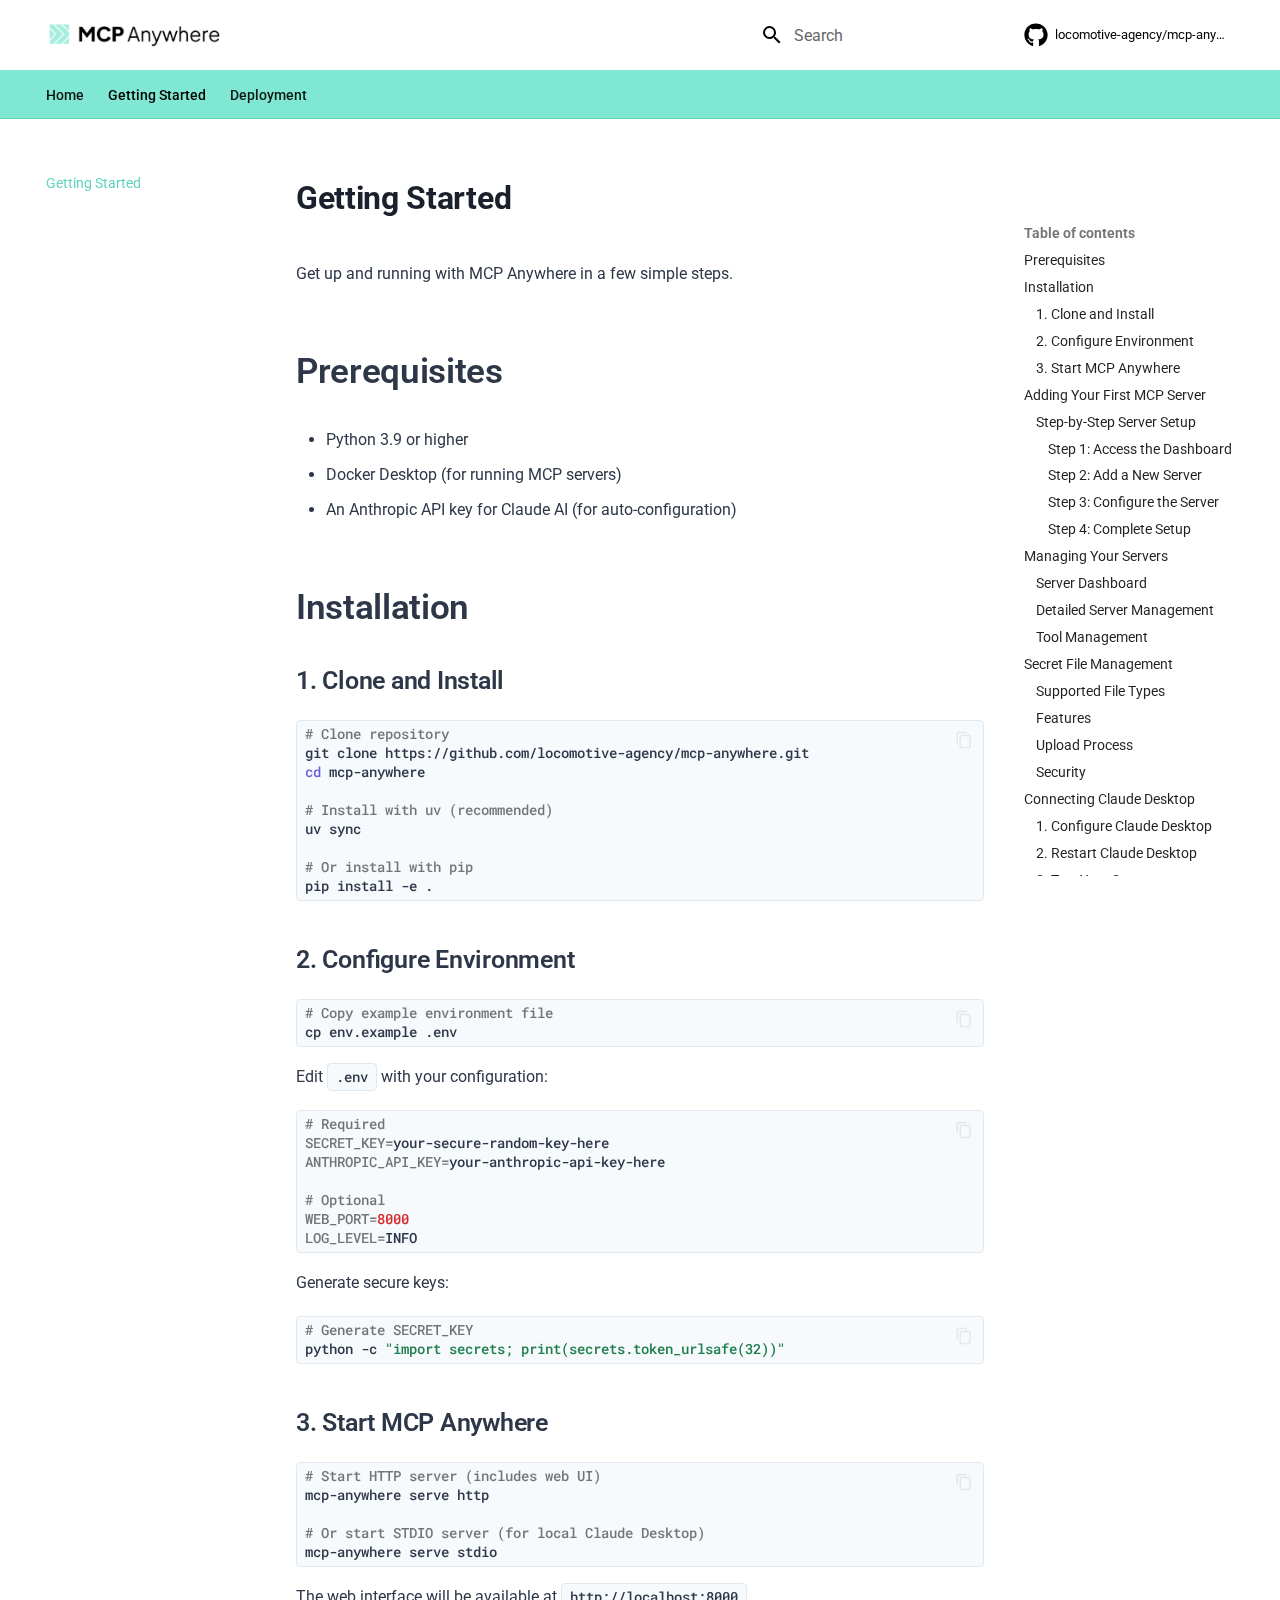
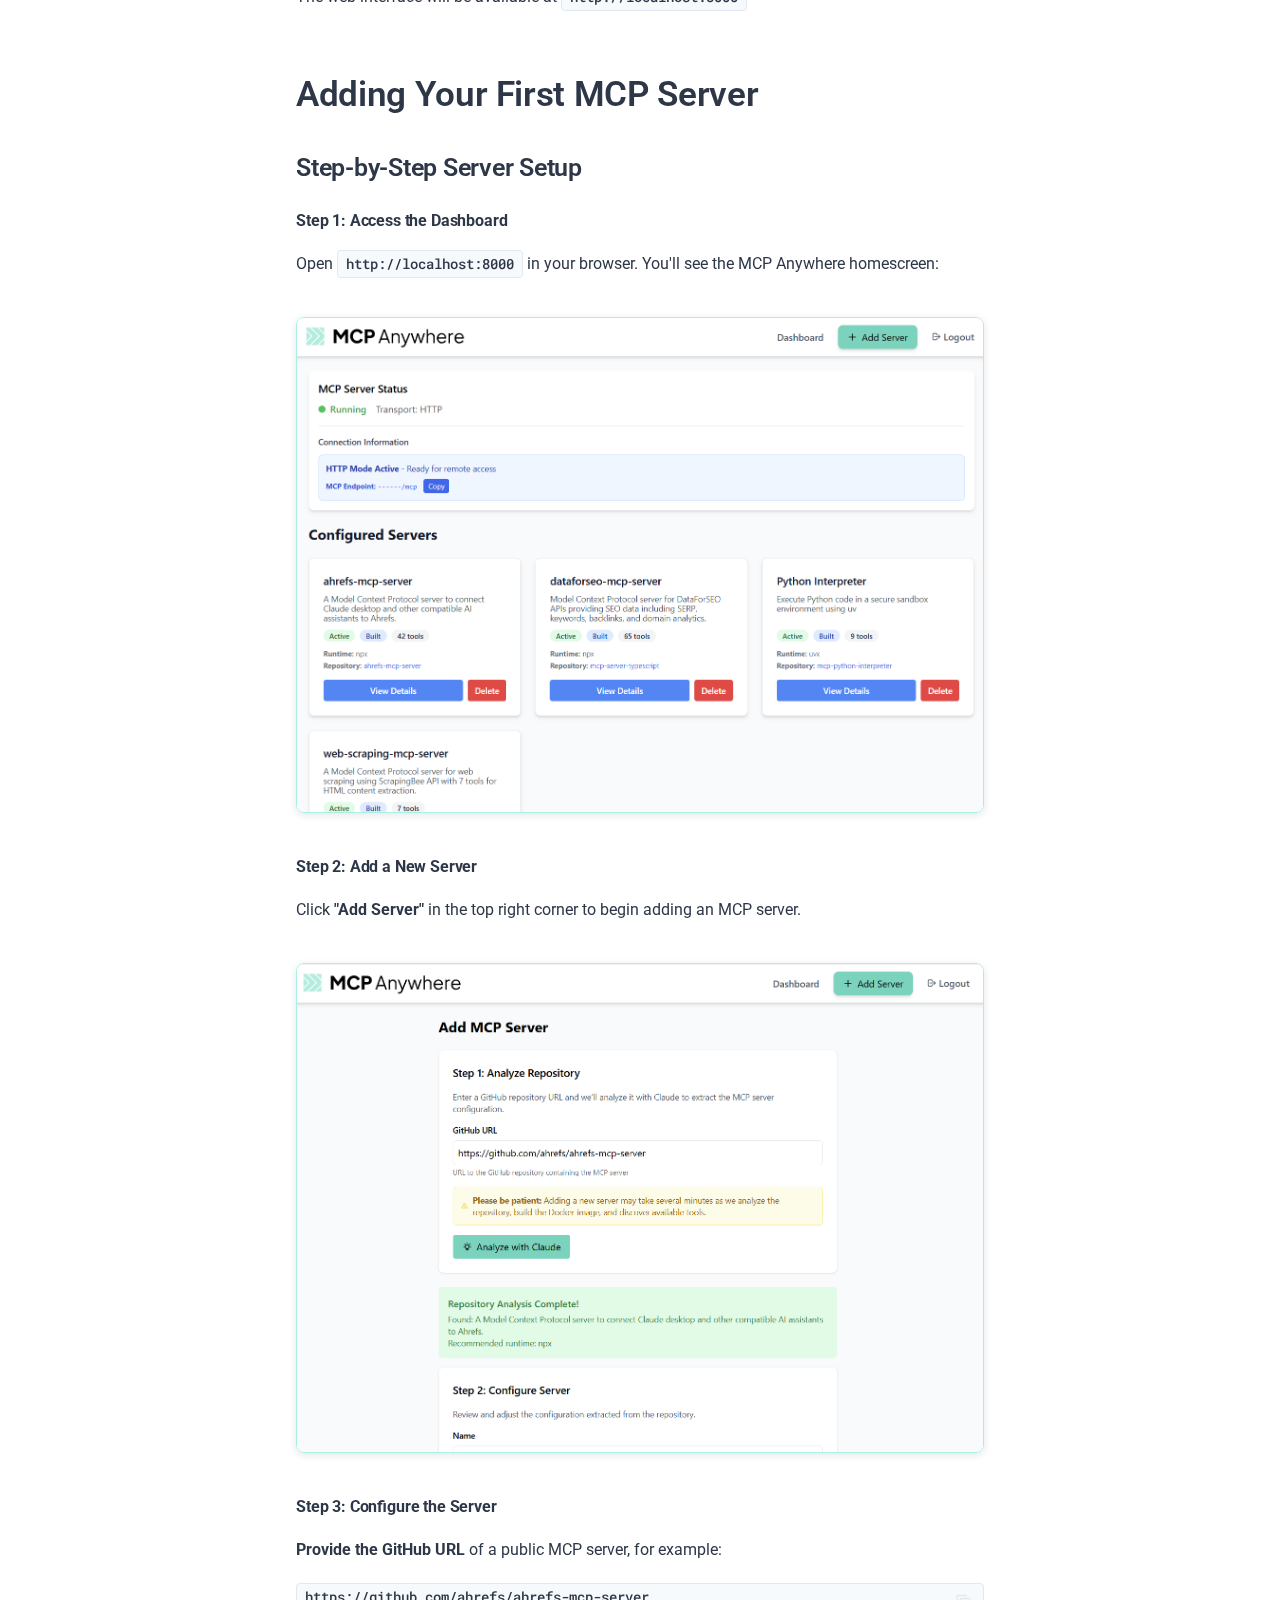
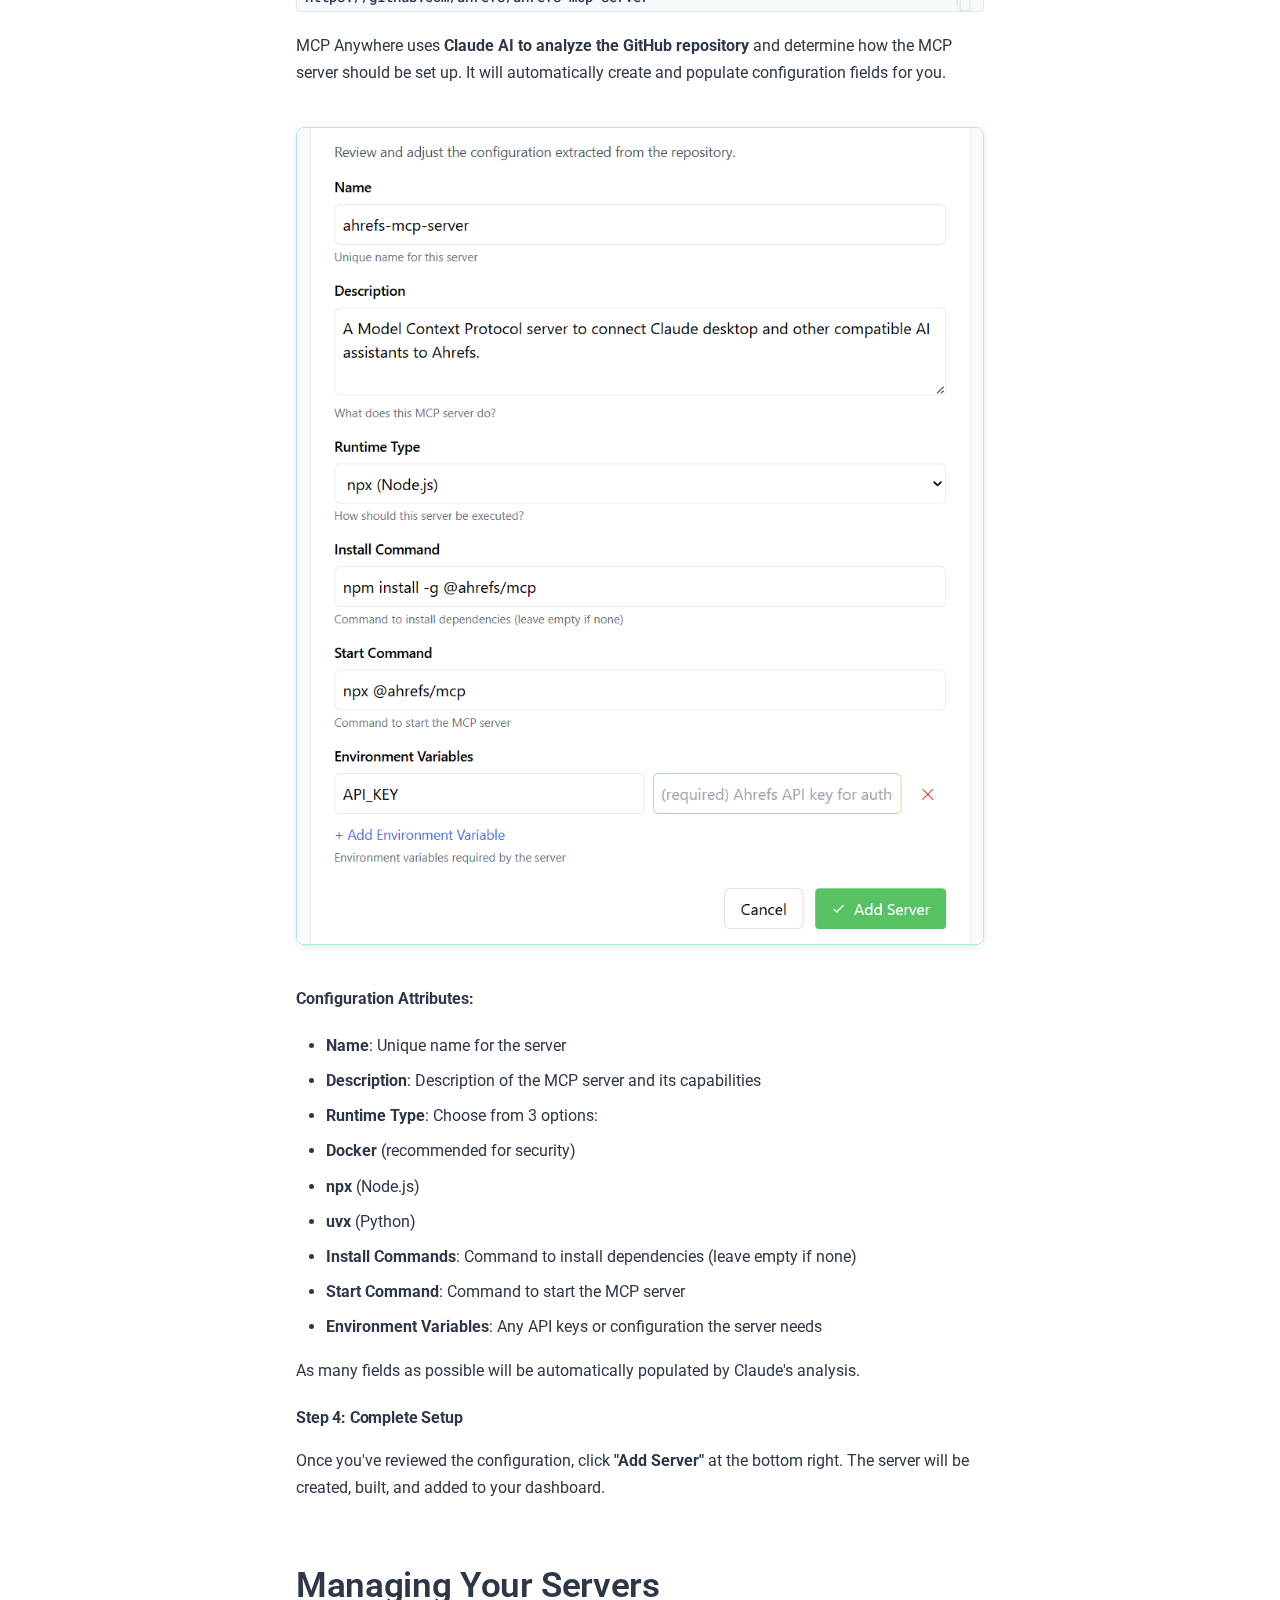
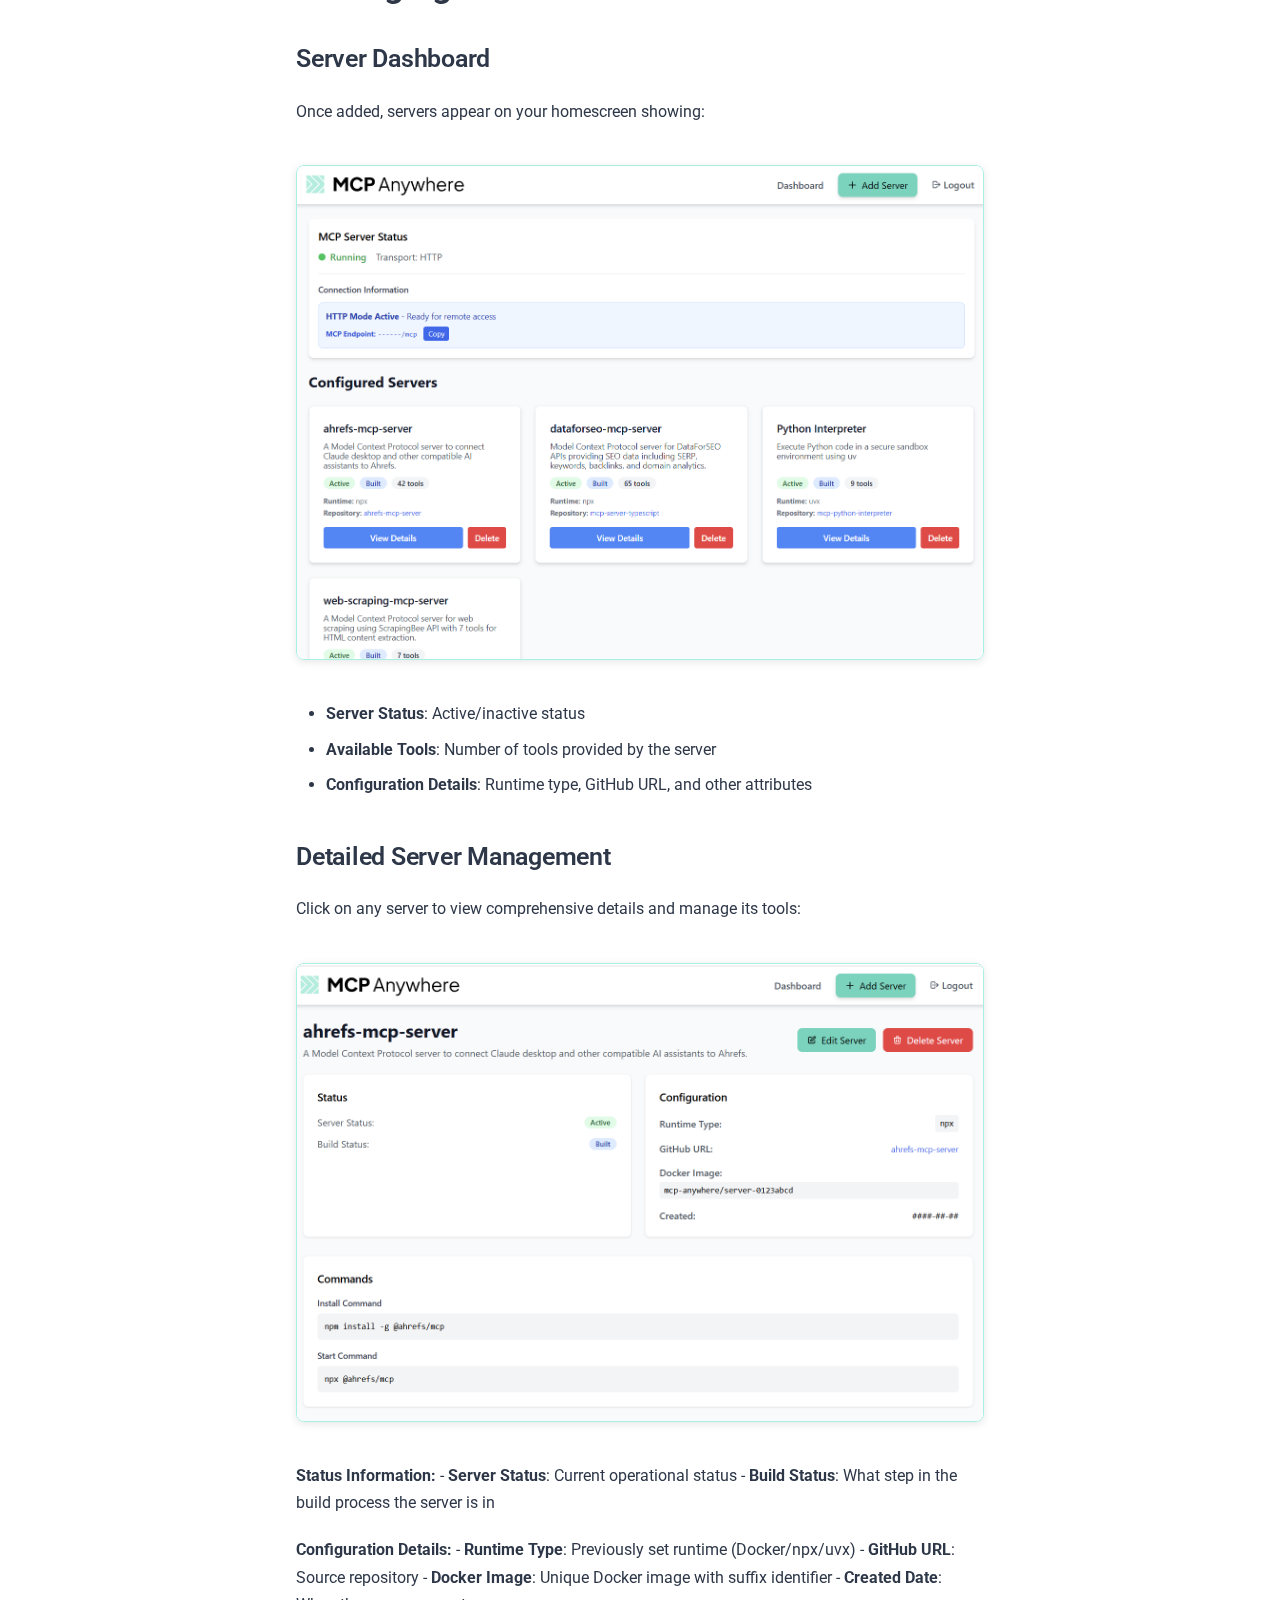
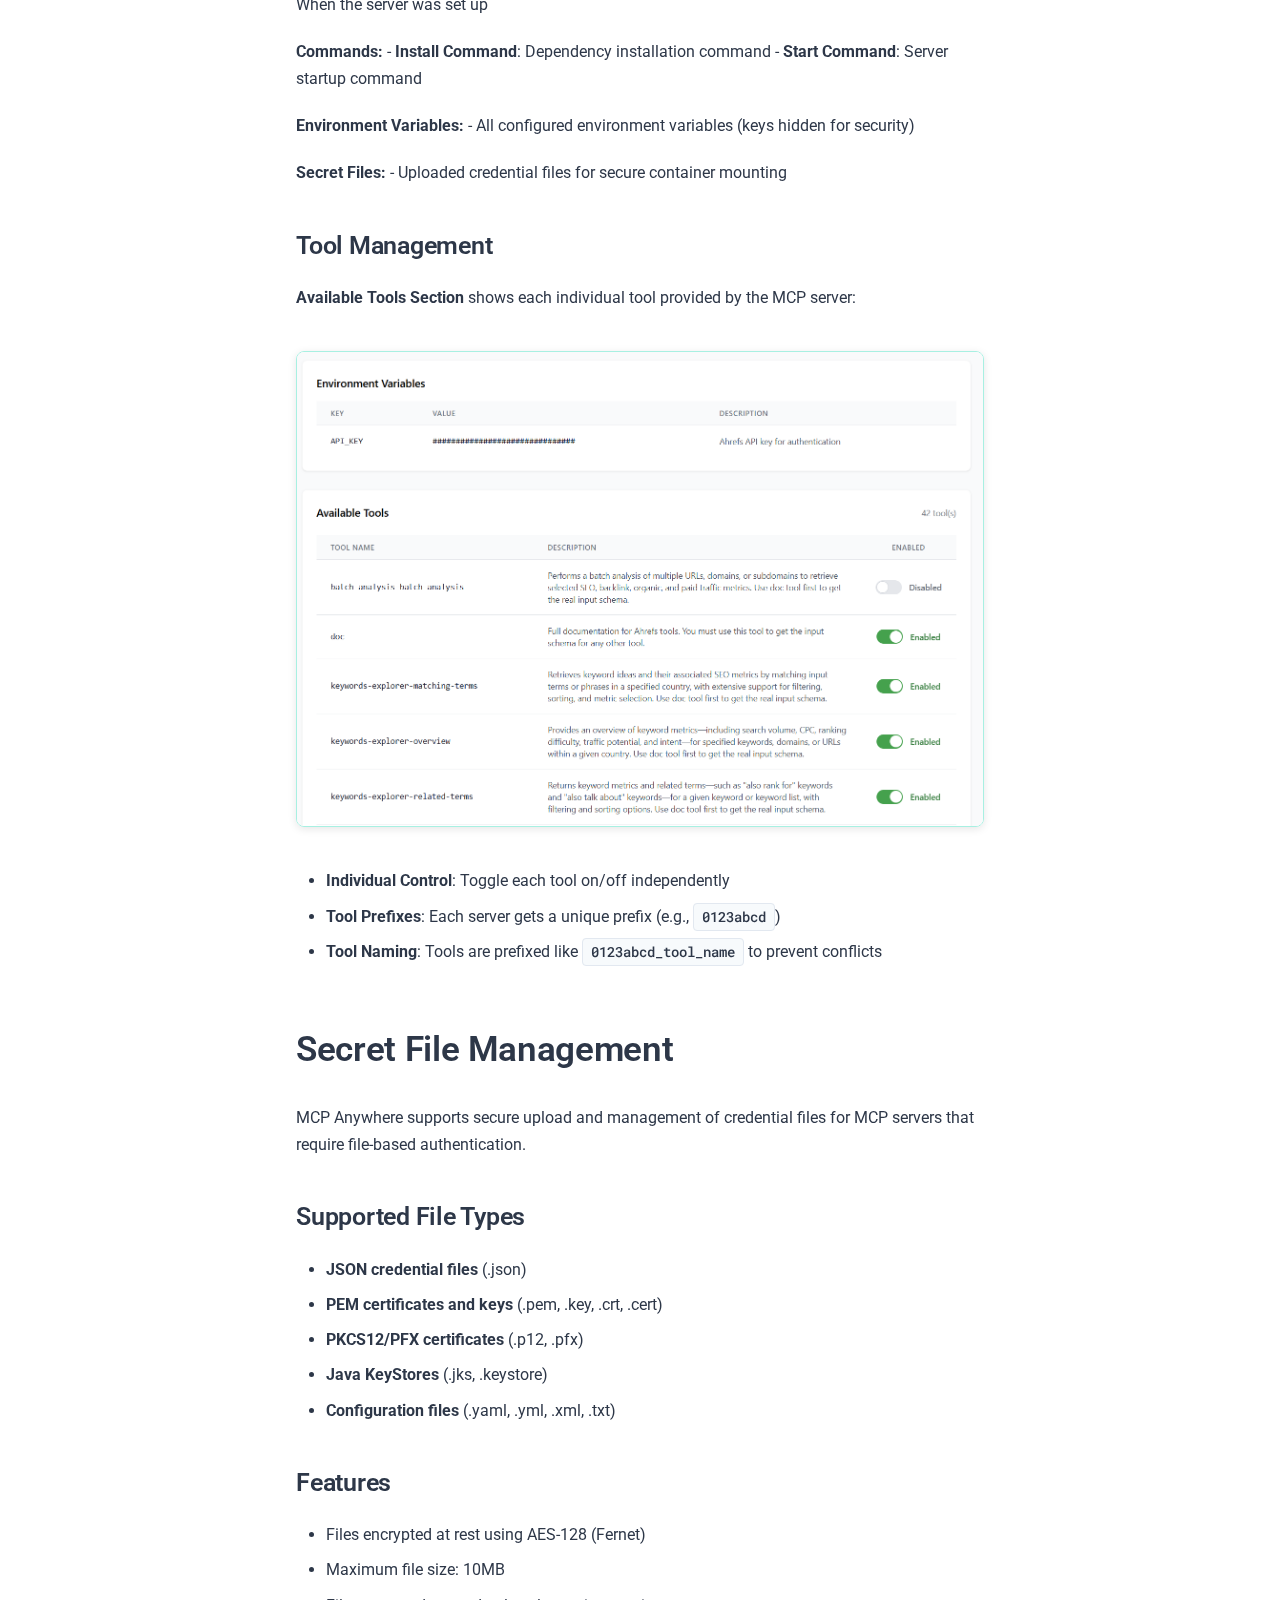
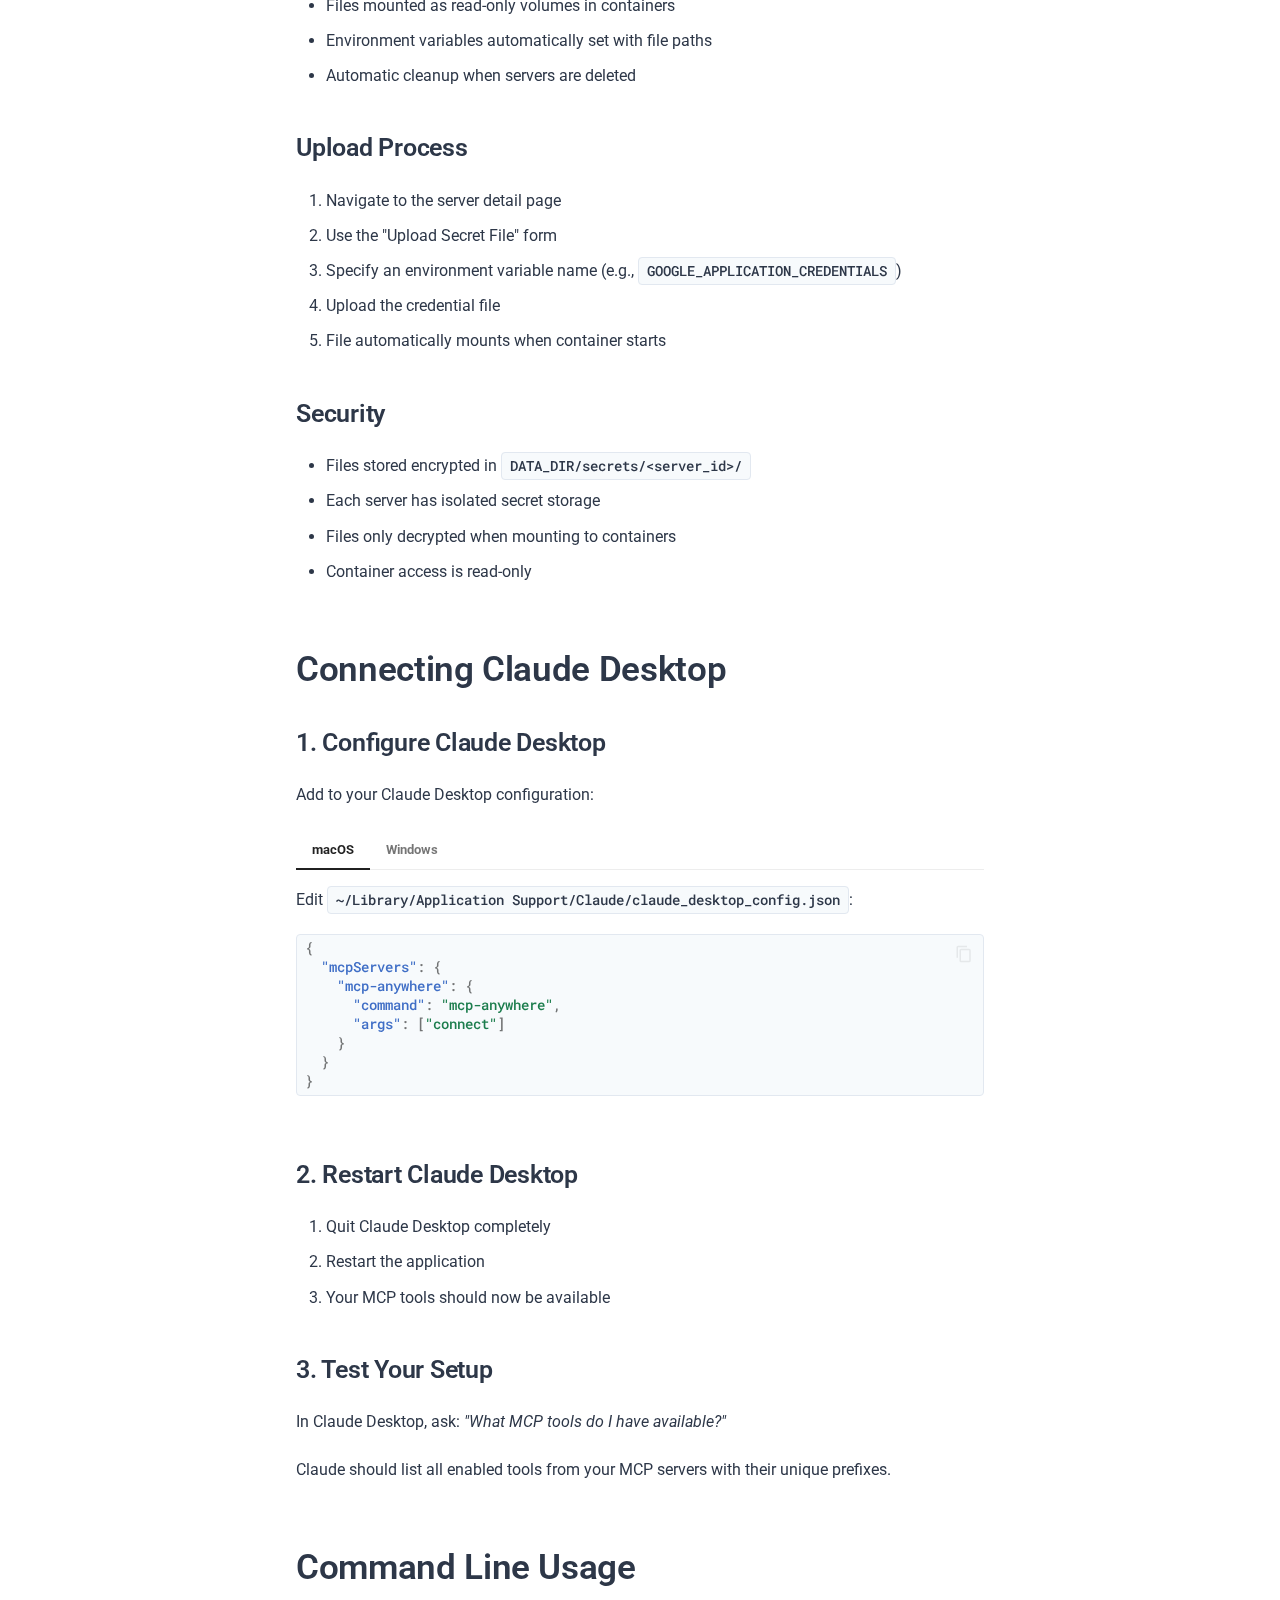
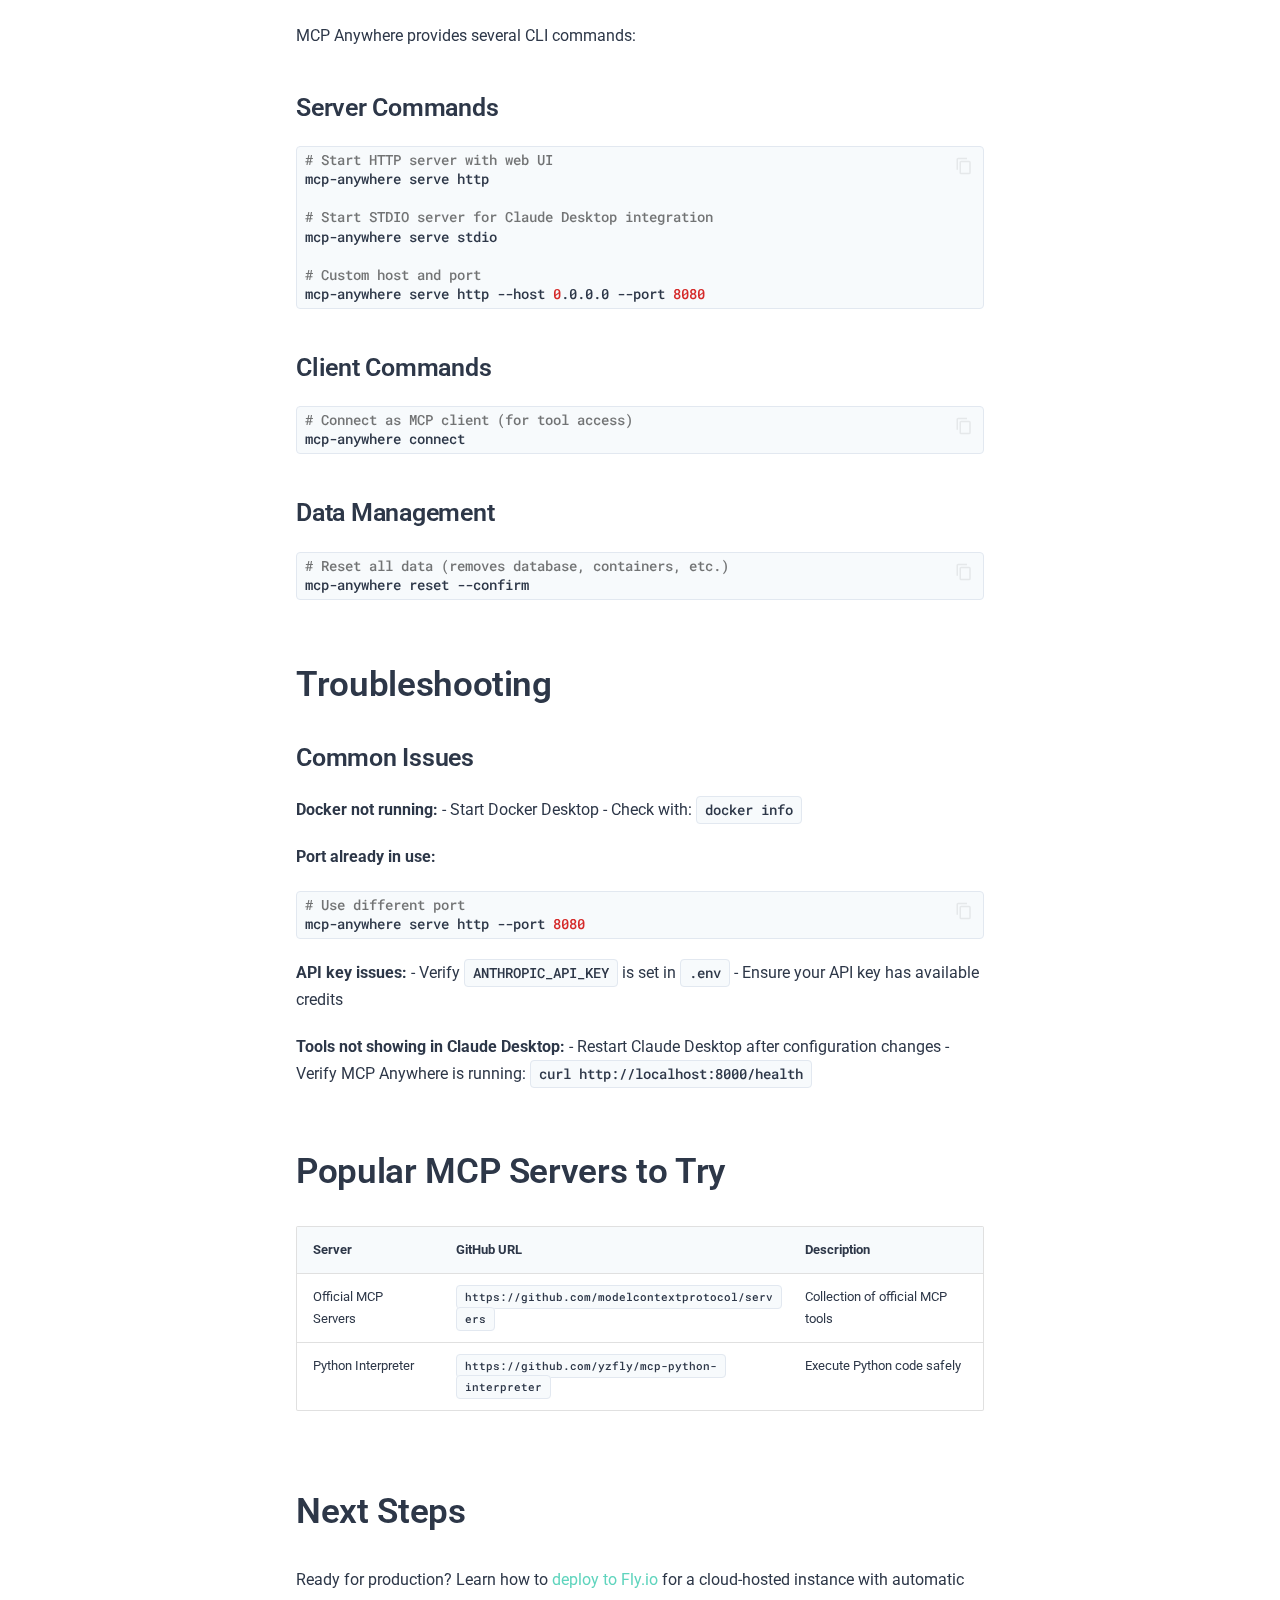
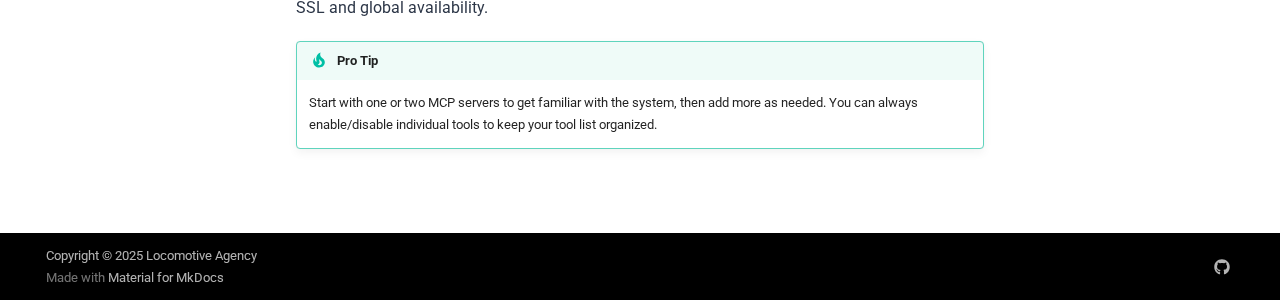
<file: getting-started/index.html>
<!doctype html>
<html lang="en" class="no-js">
  <head>
    
      <meta charset="utf-8">
      <meta name="viewport" content="width=device-width,initial-scale=1">
      
        <meta name="description" content="A unified gateway for Model Context Protocol servers - discover, configure, and access MCP tools through a single endpoint">
      
      
      
        <link rel="canonical" href="https://mcpanywhere.com/getting-started/">
      
      
        <link rel="prev" href="..">
      
      
        <link rel="next" href="../deployment/">
      
      
      <link rel="icon" href="../assets/images/favicon.ico">
      <meta name="generator" content="mkdocs-1.6.1, mkdocs-material-9.6.18">
    
    
      
        <title>Getting Started - MCP Anywhere</title>
      
    
    
      <link rel="stylesheet" href="../assets/stylesheets/main.7e37652d.min.css">
      
        
        <link rel="stylesheet" href="../assets/stylesheets/palette.06af60db.min.css">
      
      


    
    
      
    
    
      
        
        
        <link rel="preconnect" href="https://fonts.gstatic.com" crossorigin>
        <link rel="stylesheet" href="https://fonts.googleapis.com/css?family=Roboto:300,300i,400,400i,700,700i%7CRoboto+Mono:400,400i,700,700i&display=fallback">
        <style>:root{--md-text-font:"Roboto";--md-code-font:"Roboto Mono"}</style>
      
    
    
      <link rel="stylesheet" href="../assets/stylesheets/extra.css">
    
    <script>__md_scope=new URL("..",location),__md_hash=e=>[...e].reduce(((e,_)=>(e<<5)-e+_.charCodeAt(0)),0),__md_get=(e,_=localStorage,t=__md_scope)=>JSON.parse(_.getItem(t.pathname+"."+e)),__md_set=(e,_,t=localStorage,a=__md_scope)=>{try{t.setItem(a.pathname+"."+e,JSON.stringify(_))}catch(e){}}</script>
    
      

    
    
    
  </head>
  
  
    
    
    
    
    
    <body dir="ltr" data-md-color-scheme="default" data-md-color-primary="custom" data-md-color-accent="custom">
  
    
    <input class="md-toggle" data-md-toggle="drawer" type="checkbox" id="__drawer" autocomplete="off">
    <input class="md-toggle" data-md-toggle="search" type="checkbox" id="__search" autocomplete="off">
    <label class="md-overlay" for="__drawer"></label>
    <div data-md-component="skip">
      
        
        <a href="#getting-started" class="md-skip">
          Skip to content
        </a>
      
    </div>
    <div data-md-component="announce">
      
    </div>
    
    
      

  

<header class="md-header md-header--shadow md-header--lifted" data-md-component="header">
  <nav class="md-header__inner md-grid" aria-label="Header">
    <a href=".." title="MCP Anywhere" class="md-header__button md-logo" aria-label="MCP Anywhere" data-md-component="logo">
      
  <img src="../assets/images/logo.png" alt="logo">

    </a>
    <label class="md-header__button md-icon" for="__drawer">
      
      <svg xmlns="http://www.w3.org/2000/svg" viewBox="0 0 24 24"><path d="M3 6h18v2H3zm0 5h18v2H3zm0 5h18v2H3z"/></svg>
    </label>
    <div class="md-header__title" data-md-component="header-title">
      <div class="md-header__ellipsis">
        <div class="md-header__topic">
          <span class="md-ellipsis">
            MCP Anywhere
          </span>
        </div>
        <div class="md-header__topic" data-md-component="header-topic">
          <span class="md-ellipsis">
            
              Getting Started
            
          </span>
        </div>
      </div>
    </div>
    
      
    
    
    
    
      
      
        <label class="md-header__button md-icon" for="__search">
          
          <svg xmlns="http://www.w3.org/2000/svg" viewBox="0 0 24 24"><path d="M9.5 3A6.5 6.5 0 0 1 16 9.5c0 1.61-.59 3.09-1.56 4.23l.27.27h.79l5 5-1.5 1.5-5-5v-.79l-.27-.27A6.52 6.52 0 0 1 9.5 16 6.5 6.5 0 0 1 3 9.5 6.5 6.5 0 0 1 9.5 3m0 2C7 5 5 7 5 9.5S7 14 9.5 14 14 12 14 9.5 12 5 9.5 5"/></svg>
        </label>
        <div class="md-search" data-md-component="search" role="dialog">
  <label class="md-search__overlay" for="__search"></label>
  <div class="md-search__inner" role="search">
    <form class="md-search__form" name="search">
      <input type="text" class="md-search__input" name="query" aria-label="Search" placeholder="Search" autocapitalize="off" autocorrect="off" autocomplete="off" spellcheck="false" data-md-component="search-query" required>
      <label class="md-search__icon md-icon" for="__search">
        
        <svg xmlns="http://www.w3.org/2000/svg" viewBox="0 0 24 24"><path d="M9.5 3A6.5 6.5 0 0 1 16 9.5c0 1.61-.59 3.09-1.56 4.23l.27.27h.79l5 5-1.5 1.5-5-5v-.79l-.27-.27A6.52 6.52 0 0 1 9.5 16 6.5 6.5 0 0 1 3 9.5 6.5 6.5 0 0 1 9.5 3m0 2C7 5 5 7 5 9.5S7 14 9.5 14 14 12 14 9.5 12 5 9.5 5"/></svg>
        
        <svg xmlns="http://www.w3.org/2000/svg" viewBox="0 0 24 24"><path d="M20 11v2H8l5.5 5.5-1.42 1.42L4.16 12l7.92-7.92L13.5 5.5 8 11z"/></svg>
      </label>
      <nav class="md-search__options" aria-label="Search">
        
          <a href="javascript:void(0)" class="md-search__icon md-icon" title="Share" aria-label="Share" data-clipboard data-clipboard-text="" data-md-component="search-share" tabindex="-1">
            
            <svg xmlns="http://www.w3.org/2000/svg" viewBox="0 0 24 24"><path d="M18 16.08c-.76 0-1.44.3-1.96.77L8.91 12.7c.05-.23.09-.46.09-.7s-.04-.47-.09-.7l7.05-4.11c.54.5 1.25.81 2.04.81a3 3 0 0 0 3-3 3 3 0 0 0-3-3 3 3 0 0 0-3 3c0 .24.04.47.09.7L8.04 9.81C7.5 9.31 6.79 9 6 9a3 3 0 0 0-3 3 3 3 0 0 0 3 3c.79 0 1.5-.31 2.04-.81l7.12 4.15c-.05.21-.08.43-.08.66 0 1.61 1.31 2.91 2.92 2.91s2.92-1.3 2.92-2.91A2.92 2.92 0 0 0 18 16.08"/></svg>
          </a>
        
        <button type="reset" class="md-search__icon md-icon" title="Clear" aria-label="Clear" tabindex="-1">
          
          <svg xmlns="http://www.w3.org/2000/svg" viewBox="0 0 24 24"><path d="M19 6.41 17.59 5 12 10.59 6.41 5 5 6.41 10.59 12 5 17.59 6.41 19 12 13.41 17.59 19 19 17.59 13.41 12z"/></svg>
        </button>
      </nav>
      
    </form>
    <div class="md-search__output">
      <div class="md-search__scrollwrap" tabindex="0" data-md-scrollfix>
        <div class="md-search-result" data-md-component="search-result">
          <div class="md-search-result__meta">
            Initializing search
          </div>
          <ol class="md-search-result__list" role="presentation"></ol>
        </div>
      </div>
    </div>
  </div>
</div>
      
    
    
      <div class="md-header__source">
        <a href="https://github.com/locomotive-agency/mcp-anywhere" title="Go to repository" class="md-source" data-md-component="source">
  <div class="md-source__icon md-icon">
    
    <svg xmlns="http://www.w3.org/2000/svg" viewBox="0 0 512 512"><!--! Font Awesome Free 7.0.0 by @fontawesome - https://fontawesome.com License - https://fontawesome.com/license/free (Icons: CC BY 4.0, Fonts: SIL OFL 1.1, Code: MIT License) Copyright 2025 Fonticons, Inc.--><path fill="currentColor" d="M173.9 397.4c0 2-2.3 3.6-5.2 3.6-3.3.3-5.6-1.3-5.6-3.6 0-2 2.3-3.6 5.2-3.6 3-.3 5.6 1.3 5.6 3.6m-31.1-4.5c-.7 2 1.3 4.3 4.3 4.9 2.6 1 5.6 0 6.2-2s-1.3-4.3-4.3-5.2c-2.6-.7-5.5.3-6.2 2.3m44.2-1.7c-2.9.7-4.9 2.6-4.6 4.9.3 2 2.9 3.3 5.9 2.6 2.9-.7 4.9-2.6 4.6-4.6-.3-1.9-3-3.2-5.9-2.9M252.8 8C114.1 8 8 113.3 8 252c0 110.9 69.8 205.8 169.5 239.2 12.8 2.3 17.3-5.6 17.3-12.1 0-6.2-.3-40.4-.3-61.4 0 0-70 15-84.7-29.8 0 0-11.4-29.1-27.8-36.6 0 0-22.9-15.7 1.6-15.4 0 0 24.9 2 38.6 25.8 21.9 38.6 58.6 27.5 72.9 20.9 2.3-16 8.8-27.1 16-33.7-55.9-6.2-112.3-14.3-112.3-110.5 0-27.5 7.6-41.3 23.6-58.9-2.6-6.5-11.1-33.3 2.6-67.9 20.9-6.5 69 27 69 27 20-5.6 41.5-8.5 62.8-8.5s42.8 2.9 62.8 8.5c0 0 48.1-33.6 69-27 13.7 34.7 5.2 61.4 2.6 67.9 16 17.7 25.8 31.5 25.8 58.9 0 96.5-58.9 104.2-114.8 110.5 9.2 7.9 17 22.9 17 46.4 0 33.7-.3 75.4-.3 83.6 0 6.5 4.6 14.4 17.3 12.1C436.2 457.8 504 362.9 504 252 504 113.3 391.5 8 252.8 8M105.2 352.9c-1.3 1-1 3.3.7 5.2 1.6 1.6 3.9 2.3 5.2 1 1.3-1 1-3.3-.7-5.2-1.6-1.6-3.9-2.3-5.2-1m-10.8-8.1c-.7 1.3.3 2.9 2.3 3.9 1.6 1 3.6.7 4.3-.7.7-1.3-.3-2.9-2.3-3.9-2-.6-3.6-.3-4.3.7m32.4 35.6c-1.6 1.3-1 4.3 1.3 6.2 2.3 2.3 5.2 2.6 6.5 1 1.3-1.3.7-4.3-1.3-6.2-2.2-2.3-5.2-2.6-6.5-1m-11.4-14.7c-1.6 1-1.6 3.6 0 5.9s4.3 3.3 5.6 2.3c1.6-1.3 1.6-3.9 0-6.2-1.4-2.3-4-3.3-5.6-2"/></svg>
  </div>
  <div class="md-source__repository">
    locomotive-agency/mcp-anywhere
  </div>
</a>
      </div>
    
  </nav>
  
    
      
<nav class="md-tabs" aria-label="Tabs" data-md-component="tabs">
  <div class="md-grid">
    <ul class="md-tabs__list">
      
        
  
  
  
  
    <li class="md-tabs__item">
      <a href=".." class="md-tabs__link">
        
  
  
    
  
  Home

      </a>
    </li>
  

      
        
  
  
  
    
  
  
    <li class="md-tabs__item md-tabs__item--active">
      <a href="./" class="md-tabs__link">
        
  
  
    
  
  Getting Started

      </a>
    </li>
  

      
        
  
  
  
  
    <li class="md-tabs__item">
      <a href="../deployment/" class="md-tabs__link">
        
  
  
    
  
  Deployment

      </a>
    </li>
  

      
    </ul>
  </div>
</nav>
    
  
</header>
    
    <div class="md-container" data-md-component="container">
      
      
        
      
      <main class="md-main" data-md-component="main">
        <div class="md-main__inner md-grid">
          
            
              
              <div class="md-sidebar md-sidebar--primary" data-md-component="sidebar" data-md-type="navigation" >
                <div class="md-sidebar__scrollwrap">
                  <div class="md-sidebar__inner">
                    


  


<nav class="md-nav md-nav--primary md-nav--lifted" aria-label="Navigation" data-md-level="0">
  <label class="md-nav__title" for="__drawer">
    <a href=".." title="MCP Anywhere" class="md-nav__button md-logo" aria-label="MCP Anywhere" data-md-component="logo">
      
  <img src="../assets/images/logo.png" alt="logo">

    </a>
    MCP Anywhere
  </label>
  
    <div class="md-nav__source">
      <a href="https://github.com/locomotive-agency/mcp-anywhere" title="Go to repository" class="md-source" data-md-component="source">
  <div class="md-source__icon md-icon">
    
    <svg xmlns="http://www.w3.org/2000/svg" viewBox="0 0 512 512"><!--! Font Awesome Free 7.0.0 by @fontawesome - https://fontawesome.com License - https://fontawesome.com/license/free (Icons: CC BY 4.0, Fonts: SIL OFL 1.1, Code: MIT License) Copyright 2025 Fonticons, Inc.--><path fill="currentColor" d="M173.9 397.4c0 2-2.3 3.6-5.2 3.6-3.3.3-5.6-1.3-5.6-3.6 0-2 2.3-3.6 5.2-3.6 3-.3 5.6 1.3 5.6 3.6m-31.1-4.5c-.7 2 1.3 4.3 4.3 4.9 2.6 1 5.6 0 6.2-2s-1.3-4.3-4.3-5.2c-2.6-.7-5.5.3-6.2 2.3m44.2-1.7c-2.9.7-4.9 2.6-4.6 4.9.3 2 2.9 3.3 5.9 2.6 2.9-.7 4.9-2.6 4.6-4.6-.3-1.9-3-3.2-5.9-2.9M252.8 8C114.1 8 8 113.3 8 252c0 110.9 69.8 205.8 169.5 239.2 12.8 2.3 17.3-5.6 17.3-12.1 0-6.2-.3-40.4-.3-61.4 0 0-70 15-84.7-29.8 0 0-11.4-29.1-27.8-36.6 0 0-22.9-15.7 1.6-15.4 0 0 24.9 2 38.6 25.8 21.9 38.6 58.6 27.5 72.9 20.9 2.3-16 8.8-27.1 16-33.7-55.9-6.2-112.3-14.3-112.3-110.5 0-27.5 7.6-41.3 23.6-58.9-2.6-6.5-11.1-33.3 2.6-67.9 20.9-6.5 69 27 69 27 20-5.6 41.5-8.5 62.8-8.5s42.8 2.9 62.8 8.5c0 0 48.1-33.6 69-27 13.7 34.7 5.2 61.4 2.6 67.9 16 17.7 25.8 31.5 25.8 58.9 0 96.5-58.9 104.2-114.8 110.5 9.2 7.9 17 22.9 17 46.4 0 33.7-.3 75.4-.3 83.6 0 6.5 4.6 14.4 17.3 12.1C436.2 457.8 504 362.9 504 252 504 113.3 391.5 8 252.8 8M105.2 352.9c-1.3 1-1 3.3.7 5.2 1.6 1.6 3.9 2.3 5.2 1 1.3-1 1-3.3-.7-5.2-1.6-1.6-3.9-2.3-5.2-1m-10.8-8.1c-.7 1.3.3 2.9 2.3 3.9 1.6 1 3.6.7 4.3-.7.7-1.3-.3-2.9-2.3-3.9-2-.6-3.6-.3-4.3.7m32.4 35.6c-1.6 1.3-1 4.3 1.3 6.2 2.3 2.3 5.2 2.6 6.5 1 1.3-1.3.7-4.3-1.3-6.2-2.2-2.3-5.2-2.6-6.5-1m-11.4-14.7c-1.6 1-1.6 3.6 0 5.9s4.3 3.3 5.6 2.3c1.6-1.3 1.6-3.9 0-6.2-1.4-2.3-4-3.3-5.6-2"/></svg>
  </div>
  <div class="md-source__repository">
    locomotive-agency/mcp-anywhere
  </div>
</a>
    </div>
  
  <ul class="md-nav__list" data-md-scrollfix>
    
      
      
  
  
  
  
    <li class="md-nav__item">
      <a href=".." class="md-nav__link">
        
  
  
  <span class="md-ellipsis">
    Home
    
  </span>
  

      </a>
    </li>
  

    
      
      
  
  
    
  
  
  
    <li class="md-nav__item md-nav__item--active">
      
      <input class="md-nav__toggle md-toggle" type="checkbox" id="__toc">
      
      
        
      
      
        <label class="md-nav__link md-nav__link--active" for="__toc">
          
  
  
  <span class="md-ellipsis">
    Getting Started
    
  </span>
  

          <span class="md-nav__icon md-icon"></span>
        </label>
      
      <a href="./" class="md-nav__link md-nav__link--active">
        
  
  
  <span class="md-ellipsis">
    Getting Started
    
  </span>
  

      </a>
      
        

<nav class="md-nav md-nav--secondary" aria-label="Table of contents">
  
  
  
    
  
  
    <label class="md-nav__title" for="__toc">
      <span class="md-nav__icon md-icon"></span>
      Table of contents
    </label>
    <ul class="md-nav__list" data-md-component="toc" data-md-scrollfix>
      
        <li class="md-nav__item">
  <a href="#prerequisites" class="md-nav__link">
    <span class="md-ellipsis">
      Prerequisites
    </span>
  </a>
  
</li>
      
        <li class="md-nav__item">
  <a href="#installation" class="md-nav__link">
    <span class="md-ellipsis">
      Installation
    </span>
  </a>
  
    <nav class="md-nav" aria-label="Installation">
      <ul class="md-nav__list">
        
          <li class="md-nav__item">
  <a href="#1-clone-and-install" class="md-nav__link">
    <span class="md-ellipsis">
      1. Clone and Install
    </span>
  </a>
  
</li>
        
          <li class="md-nav__item">
  <a href="#2-configure-environment" class="md-nav__link">
    <span class="md-ellipsis">
      2. Configure Environment
    </span>
  </a>
  
</li>
        
          <li class="md-nav__item">
  <a href="#3-start-mcp-anywhere" class="md-nav__link">
    <span class="md-ellipsis">
      3. Start MCP Anywhere
    </span>
  </a>
  
</li>
        
      </ul>
    </nav>
  
</li>
      
        <li class="md-nav__item">
  <a href="#adding-your-first-mcp-server" class="md-nav__link">
    <span class="md-ellipsis">
      Adding Your First MCP Server
    </span>
  </a>
  
    <nav class="md-nav" aria-label="Adding Your First MCP Server">
      <ul class="md-nav__list">
        
          <li class="md-nav__item">
  <a href="#step-by-step-server-setup" class="md-nav__link">
    <span class="md-ellipsis">
      Step-by-Step Server Setup
    </span>
  </a>
  
    <nav class="md-nav" aria-label="Step-by-Step Server Setup">
      <ul class="md-nav__list">
        
          <li class="md-nav__item">
  <a href="#step-1-access-the-dashboard" class="md-nav__link">
    <span class="md-ellipsis">
      Step 1: Access the Dashboard
    </span>
  </a>
  
</li>
        
          <li class="md-nav__item">
  <a href="#step-2-add-a-new-server" class="md-nav__link">
    <span class="md-ellipsis">
      Step 2: Add a New Server
    </span>
  </a>
  
</li>
        
          <li class="md-nav__item">
  <a href="#step-3-configure-the-server" class="md-nav__link">
    <span class="md-ellipsis">
      Step 3: Configure the Server
    </span>
  </a>
  
</li>
        
          <li class="md-nav__item">
  <a href="#step-4-complete-setup" class="md-nav__link">
    <span class="md-ellipsis">
      Step 4: Complete Setup
    </span>
  </a>
  
</li>
        
      </ul>
    </nav>
  
</li>
        
      </ul>
    </nav>
  
</li>
      
        <li class="md-nav__item">
  <a href="#managing-your-servers" class="md-nav__link">
    <span class="md-ellipsis">
      Managing Your Servers
    </span>
  </a>
  
    <nav class="md-nav" aria-label="Managing Your Servers">
      <ul class="md-nav__list">
        
          <li class="md-nav__item">
  <a href="#server-dashboard" class="md-nav__link">
    <span class="md-ellipsis">
      Server Dashboard
    </span>
  </a>
  
</li>
        
          <li class="md-nav__item">
  <a href="#detailed-server-management" class="md-nav__link">
    <span class="md-ellipsis">
      Detailed Server Management
    </span>
  </a>
  
</li>
        
          <li class="md-nav__item">
  <a href="#tool-management" class="md-nav__link">
    <span class="md-ellipsis">
      Tool Management
    </span>
  </a>
  
</li>
        
      </ul>
    </nav>
  
</li>
      
        <li class="md-nav__item">
  <a href="#secret-file-management" class="md-nav__link">
    <span class="md-ellipsis">
      Secret File Management
    </span>
  </a>
  
    <nav class="md-nav" aria-label="Secret File Management">
      <ul class="md-nav__list">
        
          <li class="md-nav__item">
  <a href="#supported-file-types" class="md-nav__link">
    <span class="md-ellipsis">
      Supported File Types
    </span>
  </a>
  
</li>
        
          <li class="md-nav__item">
  <a href="#features" class="md-nav__link">
    <span class="md-ellipsis">
      Features
    </span>
  </a>
  
</li>
        
          <li class="md-nav__item">
  <a href="#upload-process" class="md-nav__link">
    <span class="md-ellipsis">
      Upload Process
    </span>
  </a>
  
</li>
        
          <li class="md-nav__item">
  <a href="#security" class="md-nav__link">
    <span class="md-ellipsis">
      Security
    </span>
  </a>
  
</li>
        
      </ul>
    </nav>
  
</li>
      
        <li class="md-nav__item">
  <a href="#connecting-claude-desktop" class="md-nav__link">
    <span class="md-ellipsis">
      Connecting Claude Desktop
    </span>
  </a>
  
    <nav class="md-nav" aria-label="Connecting Claude Desktop">
      <ul class="md-nav__list">
        
          <li class="md-nav__item">
  <a href="#1-configure-claude-desktop" class="md-nav__link">
    <span class="md-ellipsis">
      1. Configure Claude Desktop
    </span>
  </a>
  
</li>
        
          <li class="md-nav__item">
  <a href="#2-restart-claude-desktop" class="md-nav__link">
    <span class="md-ellipsis">
      2. Restart Claude Desktop
    </span>
  </a>
  
</li>
        
          <li class="md-nav__item">
  <a href="#3-test-your-setup" class="md-nav__link">
    <span class="md-ellipsis">
      3. Test Your Setup
    </span>
  </a>
  
</li>
        
      </ul>
    </nav>
  
</li>
      
        <li class="md-nav__item">
  <a href="#command-line-usage" class="md-nav__link">
    <span class="md-ellipsis">
      Command Line Usage
    </span>
  </a>
  
    <nav class="md-nav" aria-label="Command Line Usage">
      <ul class="md-nav__list">
        
          <li class="md-nav__item">
  <a href="#server-commands" class="md-nav__link">
    <span class="md-ellipsis">
      Server Commands
    </span>
  </a>
  
</li>
        
          <li class="md-nav__item">
  <a href="#client-commands" class="md-nav__link">
    <span class="md-ellipsis">
      Client Commands
    </span>
  </a>
  
</li>
        
          <li class="md-nav__item">
  <a href="#data-management" class="md-nav__link">
    <span class="md-ellipsis">
      Data Management
    </span>
  </a>
  
</li>
        
      </ul>
    </nav>
  
</li>
      
        <li class="md-nav__item">
  <a href="#troubleshooting" class="md-nav__link">
    <span class="md-ellipsis">
      Troubleshooting
    </span>
  </a>
  
    <nav class="md-nav" aria-label="Troubleshooting">
      <ul class="md-nav__list">
        
          <li class="md-nav__item">
  <a href="#common-issues" class="md-nav__link">
    <span class="md-ellipsis">
      Common Issues
    </span>
  </a>
  
</li>
        
      </ul>
    </nav>
  
</li>
      
        <li class="md-nav__item">
  <a href="#popular-mcp-servers-to-try" class="md-nav__link">
    <span class="md-ellipsis">
      Popular MCP Servers to Try
    </span>
  </a>
  
</li>
      
        <li class="md-nav__item">
  <a href="#next-steps" class="md-nav__link">
    <span class="md-ellipsis">
      Next Steps
    </span>
  </a>
  
</li>
      
    </ul>
  
</nav>
      
    </li>
  

    
      
      
  
  
  
  
    <li class="md-nav__item">
      <a href="../deployment/" class="md-nav__link">
        
  
  
  <span class="md-ellipsis">
    Deployment
    
  </span>
  

      </a>
    </li>
  

    
  </ul>
</nav>
                  </div>
                </div>
              </div>
            
            
              
              <div class="md-sidebar md-sidebar--secondary" data-md-component="sidebar" data-md-type="toc" >
                <div class="md-sidebar__scrollwrap">
                  <div class="md-sidebar__inner">
                    

<nav class="md-nav md-nav--secondary" aria-label="Table of contents">
  
  
  
    
  
  
    <label class="md-nav__title" for="__toc">
      <span class="md-nav__icon md-icon"></span>
      Table of contents
    </label>
    <ul class="md-nav__list" data-md-component="toc" data-md-scrollfix>
      
        <li class="md-nav__item">
  <a href="#prerequisites" class="md-nav__link">
    <span class="md-ellipsis">
      Prerequisites
    </span>
  </a>
  
</li>
      
        <li class="md-nav__item">
  <a href="#installation" class="md-nav__link">
    <span class="md-ellipsis">
      Installation
    </span>
  </a>
  
    <nav class="md-nav" aria-label="Installation">
      <ul class="md-nav__list">
        
          <li class="md-nav__item">
  <a href="#1-clone-and-install" class="md-nav__link">
    <span class="md-ellipsis">
      1. Clone and Install
    </span>
  </a>
  
</li>
        
          <li class="md-nav__item">
  <a href="#2-configure-environment" class="md-nav__link">
    <span class="md-ellipsis">
      2. Configure Environment
    </span>
  </a>
  
</li>
        
          <li class="md-nav__item">
  <a href="#3-start-mcp-anywhere" class="md-nav__link">
    <span class="md-ellipsis">
      3. Start MCP Anywhere
    </span>
  </a>
  
</li>
        
      </ul>
    </nav>
  
</li>
      
        <li class="md-nav__item">
  <a href="#adding-your-first-mcp-server" class="md-nav__link">
    <span class="md-ellipsis">
      Adding Your First MCP Server
    </span>
  </a>
  
    <nav class="md-nav" aria-label="Adding Your First MCP Server">
      <ul class="md-nav__list">
        
          <li class="md-nav__item">
  <a href="#step-by-step-server-setup" class="md-nav__link">
    <span class="md-ellipsis">
      Step-by-Step Server Setup
    </span>
  </a>
  
    <nav class="md-nav" aria-label="Step-by-Step Server Setup">
      <ul class="md-nav__list">
        
          <li class="md-nav__item">
  <a href="#step-1-access-the-dashboard" class="md-nav__link">
    <span class="md-ellipsis">
      Step 1: Access the Dashboard
    </span>
  </a>
  
</li>
        
          <li class="md-nav__item">
  <a href="#step-2-add-a-new-server" class="md-nav__link">
    <span class="md-ellipsis">
      Step 2: Add a New Server
    </span>
  </a>
  
</li>
        
          <li class="md-nav__item">
  <a href="#step-3-configure-the-server" class="md-nav__link">
    <span class="md-ellipsis">
      Step 3: Configure the Server
    </span>
  </a>
  
</li>
        
          <li class="md-nav__item">
  <a href="#step-4-complete-setup" class="md-nav__link">
    <span class="md-ellipsis">
      Step 4: Complete Setup
    </span>
  </a>
  
</li>
        
      </ul>
    </nav>
  
</li>
        
      </ul>
    </nav>
  
</li>
      
        <li class="md-nav__item">
  <a href="#managing-your-servers" class="md-nav__link">
    <span class="md-ellipsis">
      Managing Your Servers
    </span>
  </a>
  
    <nav class="md-nav" aria-label="Managing Your Servers">
      <ul class="md-nav__list">
        
          <li class="md-nav__item">
  <a href="#server-dashboard" class="md-nav__link">
    <span class="md-ellipsis">
      Server Dashboard
    </span>
  </a>
  
</li>
        
          <li class="md-nav__item">
  <a href="#detailed-server-management" class="md-nav__link">
    <span class="md-ellipsis">
      Detailed Server Management
    </span>
  </a>
  
</li>
        
          <li class="md-nav__item">
  <a href="#tool-management" class="md-nav__link">
    <span class="md-ellipsis">
      Tool Management
    </span>
  </a>
  
</li>
        
      </ul>
    </nav>
  
</li>
      
        <li class="md-nav__item">
  <a href="#secret-file-management" class="md-nav__link">
    <span class="md-ellipsis">
      Secret File Management
    </span>
  </a>
  
    <nav class="md-nav" aria-label="Secret File Management">
      <ul class="md-nav__list">
        
          <li class="md-nav__item">
  <a href="#supported-file-types" class="md-nav__link">
    <span class="md-ellipsis">
      Supported File Types
    </span>
  </a>
  
</li>
        
          <li class="md-nav__item">
  <a href="#features" class="md-nav__link">
    <span class="md-ellipsis">
      Features
    </span>
  </a>
  
</li>
        
          <li class="md-nav__item">
  <a href="#upload-process" class="md-nav__link">
    <span class="md-ellipsis">
      Upload Process
    </span>
  </a>
  
</li>
        
          <li class="md-nav__item">
  <a href="#security" class="md-nav__link">
    <span class="md-ellipsis">
      Security
    </span>
  </a>
  
</li>
        
      </ul>
    </nav>
  
</li>
      
        <li class="md-nav__item">
  <a href="#connecting-claude-desktop" class="md-nav__link">
    <span class="md-ellipsis">
      Connecting Claude Desktop
    </span>
  </a>
  
    <nav class="md-nav" aria-label="Connecting Claude Desktop">
      <ul class="md-nav__list">
        
          <li class="md-nav__item">
  <a href="#1-configure-claude-desktop" class="md-nav__link">
    <span class="md-ellipsis">
      1. Configure Claude Desktop
    </span>
  </a>
  
</li>
        
          <li class="md-nav__item">
  <a href="#2-restart-claude-desktop" class="md-nav__link">
    <span class="md-ellipsis">
      2. Restart Claude Desktop
    </span>
  </a>
  
</li>
        
          <li class="md-nav__item">
  <a href="#3-test-your-setup" class="md-nav__link">
    <span class="md-ellipsis">
      3. Test Your Setup
    </span>
  </a>
  
</li>
        
      </ul>
    </nav>
  
</li>
      
        <li class="md-nav__item">
  <a href="#command-line-usage" class="md-nav__link">
    <span class="md-ellipsis">
      Command Line Usage
    </span>
  </a>
  
    <nav class="md-nav" aria-label="Command Line Usage">
      <ul class="md-nav__list">
        
          <li class="md-nav__item">
  <a href="#server-commands" class="md-nav__link">
    <span class="md-ellipsis">
      Server Commands
    </span>
  </a>
  
</li>
        
          <li class="md-nav__item">
  <a href="#client-commands" class="md-nav__link">
    <span class="md-ellipsis">
      Client Commands
    </span>
  </a>
  
</li>
        
          <li class="md-nav__item">
  <a href="#data-management" class="md-nav__link">
    <span class="md-ellipsis">
      Data Management
    </span>
  </a>
  
</li>
        
      </ul>
    </nav>
  
</li>
      
        <li class="md-nav__item">
  <a href="#troubleshooting" class="md-nav__link">
    <span class="md-ellipsis">
      Troubleshooting
    </span>
  </a>
  
    <nav class="md-nav" aria-label="Troubleshooting">
      <ul class="md-nav__list">
        
          <li class="md-nav__item">
  <a href="#common-issues" class="md-nav__link">
    <span class="md-ellipsis">
      Common Issues
    </span>
  </a>
  
</li>
        
      </ul>
    </nav>
  
</li>
      
        <li class="md-nav__item">
  <a href="#popular-mcp-servers-to-try" class="md-nav__link">
    <span class="md-ellipsis">
      Popular MCP Servers to Try
    </span>
  </a>
  
</li>
      
        <li class="md-nav__item">
  <a href="#next-steps" class="md-nav__link">
    <span class="md-ellipsis">
      Next Steps
    </span>
  </a>
  
</li>
      
    </ul>
  
</nav>
                  </div>
                </div>
              </div>
            
          
          
            <div class="md-content" data-md-component="content">
              <article class="md-content__inner md-typeset">
                
                  


  
  


<h1 id="getting-started">Getting Started<a class="headerlink" href="#getting-started" title="Permanent link">&para;</a></h1>
<p>Get up and running with MCP Anywhere in a few simple steps.</p>
<h2 id="prerequisites">Prerequisites<a class="headerlink" href="#prerequisites" title="Permanent link">&para;</a></h2>
<ul>
<li>Python 3.9 or higher</li>
<li>Docker Desktop (for running MCP servers)</li>
<li>An Anthropic API key for Claude AI (for auto-configuration)</li>
</ul>
<h2 id="installation">Installation<a class="headerlink" href="#installation" title="Permanent link">&para;</a></h2>
<h3 id="1-clone-and-install">1. Clone and Install<a class="headerlink" href="#1-clone-and-install" title="Permanent link">&para;</a></h3>
<div class="language-bash highlight"><pre><span></span><code><span id="__span-0-1"><a id="__codelineno-0-1" name="__codelineno-0-1" href="#__codelineno-0-1"></a><span class="c1"># Clone repository</span>
</span><span id="__span-0-2"><a id="__codelineno-0-2" name="__codelineno-0-2" href="#__codelineno-0-2"></a>git<span class="w"> </span>clone<span class="w"> </span>https://github.com/locomotive-agency/mcp-anywhere.git
</span><span id="__span-0-3"><a id="__codelineno-0-3" name="__codelineno-0-3" href="#__codelineno-0-3"></a><span class="nb">cd</span><span class="w"> </span>mcp-anywhere
</span><span id="__span-0-4"><a id="__codelineno-0-4" name="__codelineno-0-4" href="#__codelineno-0-4"></a>
</span><span id="__span-0-5"><a id="__codelineno-0-5" name="__codelineno-0-5" href="#__codelineno-0-5"></a><span class="c1"># Install with uv (recommended)</span>
</span><span id="__span-0-6"><a id="__codelineno-0-6" name="__codelineno-0-6" href="#__codelineno-0-6"></a>uv<span class="w"> </span>sync
</span><span id="__span-0-7"><a id="__codelineno-0-7" name="__codelineno-0-7" href="#__codelineno-0-7"></a>
</span><span id="__span-0-8"><a id="__codelineno-0-8" name="__codelineno-0-8" href="#__codelineno-0-8"></a><span class="c1"># Or install with pip</span>
</span><span id="__span-0-9"><a id="__codelineno-0-9" name="__codelineno-0-9" href="#__codelineno-0-9"></a>pip<span class="w"> </span>install<span class="w"> </span>-e<span class="w"> </span>.
</span></code></pre></div>
<h3 id="2-configure-environment">2. Configure Environment<a class="headerlink" href="#2-configure-environment" title="Permanent link">&para;</a></h3>
<div class="language-bash highlight"><pre><span></span><code><span id="__span-1-1"><a id="__codelineno-1-1" name="__codelineno-1-1" href="#__codelineno-1-1"></a><span class="c1"># Copy example environment file</span>
</span><span id="__span-1-2"><a id="__codelineno-1-2" name="__codelineno-1-2" href="#__codelineno-1-2"></a>cp<span class="w"> </span>env.example<span class="w"> </span>.env
</span></code></pre></div>
<p>Edit <code>.env</code> with your configuration:</p>
<div class="language-bash highlight"><pre><span></span><code><span id="__span-2-1"><a id="__codelineno-2-1" name="__codelineno-2-1" href="#__codelineno-2-1"></a><span class="c1"># Required</span>
</span><span id="__span-2-2"><a id="__codelineno-2-2" name="__codelineno-2-2" href="#__codelineno-2-2"></a><span class="nv">SECRET_KEY</span><span class="o">=</span>your-secure-random-key-here
</span><span id="__span-2-3"><a id="__codelineno-2-3" name="__codelineno-2-3" href="#__codelineno-2-3"></a><span class="nv">ANTHROPIC_API_KEY</span><span class="o">=</span>your-anthropic-api-key-here
</span><span id="__span-2-4"><a id="__codelineno-2-4" name="__codelineno-2-4" href="#__codelineno-2-4"></a>
</span><span id="__span-2-5"><a id="__codelineno-2-5" name="__codelineno-2-5" href="#__codelineno-2-5"></a><span class="c1"># Optional</span>
</span><span id="__span-2-6"><a id="__codelineno-2-6" name="__codelineno-2-6" href="#__codelineno-2-6"></a><span class="nv">WEB_PORT</span><span class="o">=</span><span class="m">8000</span>
</span><span id="__span-2-7"><a id="__codelineno-2-7" name="__codelineno-2-7" href="#__codelineno-2-7"></a><span class="nv">LOG_LEVEL</span><span class="o">=</span>INFO
</span></code></pre></div>
<p>Generate secure keys:</p>
<div class="language-bash highlight"><pre><span></span><code><span id="__span-3-1"><a id="__codelineno-3-1" name="__codelineno-3-1" href="#__codelineno-3-1"></a><span class="c1"># Generate SECRET_KEY</span>
</span><span id="__span-3-2"><a id="__codelineno-3-2" name="__codelineno-3-2" href="#__codelineno-3-2"></a>python<span class="w"> </span>-c<span class="w"> </span><span class="s2">&quot;import secrets; print(secrets.token_urlsafe(32))&quot;</span>
</span></code></pre></div>
<h3 id="3-start-mcp-anywhere">3. Start MCP Anywhere<a class="headerlink" href="#3-start-mcp-anywhere" title="Permanent link">&para;</a></h3>
<div class="language-bash highlight"><pre><span></span><code><span id="__span-4-1"><a id="__codelineno-4-1" name="__codelineno-4-1" href="#__codelineno-4-1"></a><span class="c1"># Start HTTP server (includes web UI)</span>
</span><span id="__span-4-2"><a id="__codelineno-4-2" name="__codelineno-4-2" href="#__codelineno-4-2"></a>mcp-anywhere<span class="w"> </span>serve<span class="w"> </span>http
</span><span id="__span-4-3"><a id="__codelineno-4-3" name="__codelineno-4-3" href="#__codelineno-4-3"></a>
</span><span id="__span-4-4"><a id="__codelineno-4-4" name="__codelineno-4-4" href="#__codelineno-4-4"></a><span class="c1"># Or start STDIO server (for local Claude Desktop)</span>
</span><span id="__span-4-5"><a id="__codelineno-4-5" name="__codelineno-4-5" href="#__codelineno-4-5"></a>mcp-anywhere<span class="w"> </span>serve<span class="w"> </span>stdio
</span></code></pre></div>
<p>The web interface will be available at <code>http://localhost:8000</code></p>
<h2 id="adding-your-first-mcp-server">Adding Your First MCP Server<a class="headerlink" href="#adding-your-first-mcp-server" title="Permanent link">&para;</a></h2>
<h3 id="step-by-step-server-setup">Step-by-Step Server Setup<a class="headerlink" href="#step-by-step-server-setup" title="Permanent link">&para;</a></h3>
<h4 id="step-1-access-the-dashboard">Step 1: Access the Dashboard<a class="headerlink" href="#step-1-access-the-dashboard" title="Permanent link">&para;</a></h4>
<p>Open <code>http://localhost:8000</code> in your browser. You'll see the MCP Anywhere homescreen:</p>
<div class="screenshot-container">
  <img src="../assets/MCP Anywhere Homescreen.PNG" alt="MCP Anywhere Homescreen">
</div>

<h4 id="step-2-add-a-new-server">Step 2: Add a New Server<a class="headerlink" href="#step-2-add-a-new-server" title="Permanent link">&para;</a></h4>
<p>Click <strong>"Add Server"</strong> in the top right corner to begin adding an MCP server.</p>
<div class="screenshot-container">
  <img src="../assets/MCP Anywhere Add Server 1.PNG" alt="Add Server Interface">
</div>

<h4 id="step-3-configure-the-server">Step 3: Configure the Server<a class="headerlink" href="#step-3-configure-the-server" title="Permanent link">&para;</a></h4>
<p><strong>Provide the GitHub URL</strong> of a public MCP server, for example:
<div class="language-text highlight"><pre><span></span><code><span id="__span-5-1"><a id="__codelineno-5-1" name="__codelineno-5-1" href="#__codelineno-5-1"></a>https://github.com/ahrefs/ahrefs-mcp-server
</span></code></pre></div></p>
<p>MCP Anywhere uses <strong>Claude AI to analyze the GitHub repository</strong> and determine how the MCP server should be set up. It will automatically create and populate configuration fields for you.</p>
<div class="screenshot-container">
  <img src="../assets/MCP Anywhere Add Server 2.PNG" alt="Server Configuration Form">
</div>

<p><strong>Configuration Attributes:</strong></p>
<ul>
<li><strong>Name</strong>: Unique name for the server  </li>
<li><strong>Description</strong>: Description of the MCP server and its capabilities</li>
<li><strong>Runtime Type</strong>: Choose from 3 options:</li>
<li><strong>Docker</strong> (recommended for security)</li>
<li><strong>npx</strong> (Node.js)</li>
<li><strong>uvx</strong> (Python)</li>
<li><strong>Install Commands</strong>: Command to install dependencies (leave empty if none)</li>
<li><strong>Start Command</strong>: Command to start the MCP server</li>
<li><strong>Environment Variables</strong>: Any API keys or configuration the server needs</li>
</ul>
<p>As many fields as possible will be automatically populated by Claude's analysis.</p>
<h4 id="step-4-complete-setup">Step 4: Complete Setup<a class="headerlink" href="#step-4-complete-setup" title="Permanent link">&para;</a></h4>
<p>Once you've reviewed the configuration, click <strong>"Add Server"</strong> at the bottom right. The server will be created, built, and added to your dashboard.</p>
<h2 id="managing-your-servers">Managing Your Servers<a class="headerlink" href="#managing-your-servers" title="Permanent link">&para;</a></h2>
<h3 id="server-dashboard">Server Dashboard<a class="headerlink" href="#server-dashboard" title="Permanent link">&para;</a></h3>
<p>Once added, servers appear on your homescreen showing:</p>
<div class="screenshot-container">
  <img src="../assets/MCP Anywhere Homescreen.PNG" alt="Server Dashboard">
</div>

<ul>
<li><strong>Server Status</strong>: Active/inactive status</li>
<li><strong>Available Tools</strong>: Number of tools provided by the server  </li>
<li><strong>Configuration Details</strong>: Runtime type, GitHub URL, and other attributes</li>
</ul>
<h3 id="detailed-server-management">Detailed Server Management<a class="headerlink" href="#detailed-server-management" title="Permanent link">&para;</a></h3>
<p>Click on any server to view comprehensive details and manage its tools:</p>
<div class="screenshot-container">
  <img src="../assets/MCP Anywhere View Server 2.PNG" alt="Detailed Server Management">
</div>

<p><strong>Status Information:</strong>
- <strong>Server Status</strong>: Current operational status
- <strong>Build Status</strong>: What step in the build process the server is in</p>
<p><strong>Configuration Details:</strong>
- <strong>Runtime Type</strong>: Previously set runtime (Docker/npx/uvx)
- <strong>GitHub URL</strong>: Source repository
- <strong>Docker Image</strong>: Unique Docker image with suffix identifier
- <strong>Created Date</strong>: When the server was set up</p>
<p><strong>Commands:</strong>
- <strong>Install Command</strong>: Dependency installation command
- <strong>Start Command</strong>: Server startup command</p>
<p><strong>Environment Variables:</strong>
- All configured environment variables (keys hidden for security)</p>
<p><strong>Secret Files:</strong>
- Uploaded credential files for secure container mounting</p>
<h3 id="tool-management">Tool Management<a class="headerlink" href="#tool-management" title="Permanent link">&para;</a></h3>
<p><strong>Available Tools Section</strong> shows each individual tool provided by the MCP server:</p>
<div class="screenshot-container">
  <img src="../assets/MCP Anywhere View Server 1.PNG" alt="Detailed Server Tools">
</div>

<ul>
<li><strong>Individual Control</strong>: Toggle each tool on/off independently</li>
<li><strong>Tool Prefixes</strong>: Each server gets a unique prefix (e.g., <code>0123abcd</code>) </li>
<li><strong>Tool Naming</strong>: Tools are prefixed like <code>0123abcd_tool_name</code> to prevent conflicts</li>
</ul>
<h2 id="secret-file-management">Secret File Management<a class="headerlink" href="#secret-file-management" title="Permanent link">&para;</a></h2>
<p>MCP Anywhere supports secure upload and management of credential files for MCP servers that require file-based authentication.</p>
<h3 id="supported-file-types">Supported File Types<a class="headerlink" href="#supported-file-types" title="Permanent link">&para;</a></h3>
<ul>
<li><strong>JSON credential files</strong> (.json)</li>
<li><strong>PEM certificates and keys</strong> (.pem, .key, .crt, .cert)</li>
<li><strong>PKCS12/PFX certificates</strong> (.p12, .pfx)</li>
<li><strong>Java KeyStores</strong> (.jks, .keystore)</li>
<li><strong>Configuration files</strong> (.yaml, .yml, .xml, .txt)</li>
</ul>
<h3 id="features">Features<a class="headerlink" href="#features" title="Permanent link">&para;</a></h3>
<ul>
<li>Files encrypted at rest using AES-128 (Fernet)</li>
<li>Maximum file size: 10MB</li>
<li>Files mounted as read-only volumes in containers</li>
<li>Environment variables automatically set with file paths</li>
<li>Automatic cleanup when servers are deleted</li>
</ul>
<h3 id="upload-process">Upload Process<a class="headerlink" href="#upload-process" title="Permanent link">&para;</a></h3>
<ol>
<li>Navigate to the server detail page</li>
<li>Use the "Upload Secret File" form</li>
<li>Specify an environment variable name (e.g., <code>GOOGLE_APPLICATION_CREDENTIALS</code>)</li>
<li>Upload the credential file</li>
<li>File automatically mounts when container starts</li>
</ol>
<h3 id="security">Security<a class="headerlink" href="#security" title="Permanent link">&para;</a></h3>
<ul>
<li>Files stored encrypted in <code>DATA_DIR/secrets/&lt;server_id&gt;/</code></li>
<li>Each server has isolated secret storage</li>
<li>Files only decrypted when mounting to containers</li>
<li>Container access is read-only</li>
</ul>
<h2 id="connecting-claude-desktop">Connecting Claude Desktop<a class="headerlink" href="#connecting-claude-desktop" title="Permanent link">&para;</a></h2>
<h3 id="1-configure-claude-desktop">1. Configure Claude Desktop<a class="headerlink" href="#1-configure-claude-desktop" title="Permanent link">&para;</a></h3>
<p>Add to your Claude Desktop configuration:</p>
<div class="tabbed-set tabbed-alternate" data-tabs="1:2"><input checked="checked" id="__tabbed_1_1" name="__tabbed_1" type="radio" /><input id="__tabbed_1_2" name="__tabbed_1" type="radio" /><div class="tabbed-labels"><label for="__tabbed_1_1">macOS</label><label for="__tabbed_1_2">Windows</label></div>
<div class="tabbed-content">
<div class="tabbed-block">
<p>Edit <code>~/Library/Application Support/Claude/claude_desktop_config.json</code>:
<div class="language-json highlight"><pre><span></span><code><span id="__span-6-1"><a id="__codelineno-6-1" name="__codelineno-6-1" href="#__codelineno-6-1"></a><span class="p">{</span>
</span><span id="__span-6-2"><a id="__codelineno-6-2" name="__codelineno-6-2" href="#__codelineno-6-2"></a><span class="w">  </span><span class="nt">&quot;mcpServers&quot;</span><span class="p">:</span><span class="w"> </span><span class="p">{</span>
</span><span id="__span-6-3"><a id="__codelineno-6-3" name="__codelineno-6-3" href="#__codelineno-6-3"></a><span class="w">    </span><span class="nt">&quot;mcp-anywhere&quot;</span><span class="p">:</span><span class="w"> </span><span class="p">{</span>
</span><span id="__span-6-4"><a id="__codelineno-6-4" name="__codelineno-6-4" href="#__codelineno-6-4"></a><span class="w">      </span><span class="nt">&quot;command&quot;</span><span class="p">:</span><span class="w"> </span><span class="s2">&quot;mcp-anywhere&quot;</span><span class="p">,</span>
</span><span id="__span-6-5"><a id="__codelineno-6-5" name="__codelineno-6-5" href="#__codelineno-6-5"></a><span class="w">      </span><span class="nt">&quot;args&quot;</span><span class="p">:</span><span class="w"> </span><span class="p">[</span><span class="s2">&quot;connect&quot;</span><span class="p">]</span>
</span><span id="__span-6-6"><a id="__codelineno-6-6" name="__codelineno-6-6" href="#__codelineno-6-6"></a><span class="w">    </span><span class="p">}</span>
</span><span id="__span-6-7"><a id="__codelineno-6-7" name="__codelineno-6-7" href="#__codelineno-6-7"></a><span class="w">  </span><span class="p">}</span>
</span><span id="__span-6-8"><a id="__codelineno-6-8" name="__codelineno-6-8" href="#__codelineno-6-8"></a><span class="p">}</span>
</span></code></pre></div></p>
</div>
<div class="tabbed-block">
<p>Edit <code>%APPDATA%\Claude\claude_desktop_config.json</code>:
<div class="language-json highlight"><pre><span></span><code><span id="__span-7-1"><a id="__codelineno-7-1" name="__codelineno-7-1" href="#__codelineno-7-1"></a><span class="p">{</span>
</span><span id="__span-7-2"><a id="__codelineno-7-2" name="__codelineno-7-2" href="#__codelineno-7-2"></a><span class="w">  </span><span class="nt">&quot;mcpServers&quot;</span><span class="p">:</span><span class="w"> </span><span class="p">{</span>
</span><span id="__span-7-3"><a id="__codelineno-7-3" name="__codelineno-7-3" href="#__codelineno-7-3"></a><span class="w">    </span><span class="nt">&quot;mcp-anywhere&quot;</span><span class="p">:</span><span class="w"> </span><span class="p">{</span>
</span><span id="__span-7-4"><a id="__codelineno-7-4" name="__codelineno-7-4" href="#__codelineno-7-4"></a><span class="w">      </span><span class="nt">&quot;command&quot;</span><span class="p">:</span><span class="w"> </span><span class="s2">&quot;mcp-anywhere&quot;</span><span class="p">,</span>
</span><span id="__span-7-5"><a id="__codelineno-7-5" name="__codelineno-7-5" href="#__codelineno-7-5"></a><span class="w">      </span><span class="nt">&quot;args&quot;</span><span class="p">:</span><span class="w"> </span><span class="p">[</span><span class="s2">&quot;connect&quot;</span><span class="p">]</span>
</span><span id="__span-7-6"><a id="__codelineno-7-6" name="__codelineno-7-6" href="#__codelineno-7-6"></a><span class="w">    </span><span class="p">}</span>
</span><span id="__span-7-7"><a id="__codelineno-7-7" name="__codelineno-7-7" href="#__codelineno-7-7"></a><span class="w">  </span><span class="p">}</span>
</span><span id="__span-7-8"><a id="__codelineno-7-8" name="__codelineno-7-8" href="#__codelineno-7-8"></a><span class="p">}</span>
</span></code></pre></div></p>
</div>
</div>
</div>
<h3 id="2-restart-claude-desktop">2. Restart Claude Desktop<a class="headerlink" href="#2-restart-claude-desktop" title="Permanent link">&para;</a></h3>
<ol>
<li>Quit Claude Desktop completely  </li>
<li>Restart the application</li>
<li>Your MCP tools should now be available</li>
</ol>
<h3 id="3-test-your-setup">3. Test Your Setup<a class="headerlink" href="#3-test-your-setup" title="Permanent link">&para;</a></h3>
<p>In Claude Desktop, ask: <em>"What MCP tools do I have available?"</em></p>
<p>Claude should list all enabled tools from your MCP servers with their unique prefixes.</p>
<h2 id="command-line-usage">Command Line Usage<a class="headerlink" href="#command-line-usage" title="Permanent link">&para;</a></h2>
<p>MCP Anywhere provides several CLI commands:</p>
<h3 id="server-commands">Server Commands<a class="headerlink" href="#server-commands" title="Permanent link">&para;</a></h3>
<div class="language-bash highlight"><pre><span></span><code><span id="__span-8-1"><a id="__codelineno-8-1" name="__codelineno-8-1" href="#__codelineno-8-1"></a><span class="c1"># Start HTTP server with web UI</span>
</span><span id="__span-8-2"><a id="__codelineno-8-2" name="__codelineno-8-2" href="#__codelineno-8-2"></a>mcp-anywhere<span class="w"> </span>serve<span class="w"> </span>http
</span><span id="__span-8-3"><a id="__codelineno-8-3" name="__codelineno-8-3" href="#__codelineno-8-3"></a>
</span><span id="__span-8-4"><a id="__codelineno-8-4" name="__codelineno-8-4" href="#__codelineno-8-4"></a><span class="c1"># Start STDIO server for Claude Desktop integration  </span>
</span><span id="__span-8-5"><a id="__codelineno-8-5" name="__codelineno-8-5" href="#__codelineno-8-5"></a>mcp-anywhere<span class="w"> </span>serve<span class="w"> </span>stdio
</span><span id="__span-8-6"><a id="__codelineno-8-6" name="__codelineno-8-6" href="#__codelineno-8-6"></a>
</span><span id="__span-8-7"><a id="__codelineno-8-7" name="__codelineno-8-7" href="#__codelineno-8-7"></a><span class="c1"># Custom host and port</span>
</span><span id="__span-8-8"><a id="__codelineno-8-8" name="__codelineno-8-8" href="#__codelineno-8-8"></a>mcp-anywhere<span class="w"> </span>serve<span class="w"> </span>http<span class="w"> </span>--host<span class="w"> </span><span class="m">0</span>.0.0.0<span class="w"> </span>--port<span class="w"> </span><span class="m">8080</span>
</span></code></pre></div>
<h3 id="client-commands">Client Commands<a class="headerlink" href="#client-commands" title="Permanent link">&para;</a></h3>
<div class="language-bash highlight"><pre><span></span><code><span id="__span-9-1"><a id="__codelineno-9-1" name="__codelineno-9-1" href="#__codelineno-9-1"></a><span class="c1"># Connect as MCP client (for tool access)</span>
</span><span id="__span-9-2"><a id="__codelineno-9-2" name="__codelineno-9-2" href="#__codelineno-9-2"></a>mcp-anywhere<span class="w"> </span>connect
</span></code></pre></div>
<h3 id="data-management">Data Management<a class="headerlink" href="#data-management" title="Permanent link">&para;</a></h3>
<div class="language-bash highlight"><pre><span></span><code><span id="__span-10-1"><a id="__codelineno-10-1" name="__codelineno-10-1" href="#__codelineno-10-1"></a><span class="c1"># Reset all data (removes database, containers, etc.)</span>
</span><span id="__span-10-2"><a id="__codelineno-10-2" name="__codelineno-10-2" href="#__codelineno-10-2"></a>mcp-anywhere<span class="w"> </span>reset<span class="w"> </span>--confirm
</span></code></pre></div>
<h2 id="troubleshooting">Troubleshooting<a class="headerlink" href="#troubleshooting" title="Permanent link">&para;</a></h2>
<h3 id="common-issues">Common Issues<a class="headerlink" href="#common-issues" title="Permanent link">&para;</a></h3>
<p><strong>Docker not running:</strong>
- Start Docker Desktop
- Check with: <code>docker info</code></p>
<p><strong>Port already in use:</strong>
<div class="language-bash highlight"><pre><span></span><code><span id="__span-11-1"><a id="__codelineno-11-1" name="__codelineno-11-1" href="#__codelineno-11-1"></a><span class="c1"># Use different port</span>
</span><span id="__span-11-2"><a id="__codelineno-11-2" name="__codelineno-11-2" href="#__codelineno-11-2"></a>mcp-anywhere<span class="w"> </span>serve<span class="w"> </span>http<span class="w"> </span>--port<span class="w"> </span><span class="m">8080</span>
</span></code></pre></div></p>
<p><strong>API key issues:</strong>
- Verify <code>ANTHROPIC_API_KEY</code> is set in <code>.env</code>
- Ensure your API key has available credits</p>
<p><strong>Tools not showing in Claude Desktop:</strong>
- Restart Claude Desktop after configuration changes
- Verify MCP Anywhere is running: <code>curl http://localhost:8000/health</code></p>
<h2 id="popular-mcp-servers-to-try">Popular MCP Servers to Try<a class="headerlink" href="#popular-mcp-servers-to-try" title="Permanent link">&para;</a></h2>
<table>
<thead>
<tr>
<th>Server</th>
<th>GitHub URL</th>
<th>Description</th>
</tr>
</thead>
<tbody>
<tr>
<td>Official MCP Servers</td>
<td><code>https://github.com/modelcontextprotocol/servers</code></td>
<td>Collection of official MCP tools</td>
</tr>
<tr>
<td>Python Interpreter</td>
<td><code>https://github.com/yzfly/mcp-python-interpreter</code></td>
<td>Execute Python code safely</td>
</tr>
</tbody>
</table>
<h2 id="next-steps">Next Steps<a class="headerlink" href="#next-steps" title="Permanent link">&para;</a></h2>
<p>Ready for production? Learn how to <a href="../deployment/">deploy to Fly.io</a> for a cloud-hosted instance with automatic SSL and global availability.</p>
<div class="admonition tip">
<p class="admonition-title">Pro Tip</p>
<p>Start with one or two MCP servers to get familiar with the system, then add more as needed. You can always enable/disable individual tools to keep your tool list organized.</p>
</div>












                
              </article>
            </div>
          
          
<script>var target=document.getElementById(location.hash.slice(1));target&&target.name&&(target.checked=target.name.startsWith("__tabbed_"))</script>
        </div>
        
          <button type="button" class="md-top md-icon" data-md-component="top" hidden>
  
  <svg xmlns="http://www.w3.org/2000/svg" viewBox="0 0 24 24"><path d="M13 20h-2V8l-5.5 5.5-1.42-1.42L12 4.16l7.92 7.92-1.42 1.42L13 8z"/></svg>
  Back to top
</button>
        
      </main>
      
        <footer class="md-footer">
  
  <div class="md-footer-meta md-typeset">
    <div class="md-footer-meta__inner md-grid">
      <div class="md-copyright">
  
    <div class="md-copyright__highlight">
      Copyright &copy; 2025 Locomotive Agency
    </div>
  
  
    Made with
    <a href="https://squidfunk.github.io/mkdocs-material/" target="_blank" rel="noopener">
      Material for MkDocs
    </a>
  
</div>
      
        
<div class="md-social">
  
    
    
    
    
      
      
    
    <a href="https://github.com/locomotive-agency/mcp-anywhere" target="_blank" rel="noopener" title="github.com" class="md-social__link">
      <svg xmlns="http://www.w3.org/2000/svg" viewBox="0 0 512 512"><!--! Font Awesome Free 7.0.0 by @fontawesome - https://fontawesome.com License - https://fontawesome.com/license/free (Icons: CC BY 4.0, Fonts: SIL OFL 1.1, Code: MIT License) Copyright 2025 Fonticons, Inc.--><path fill="currentColor" d="M173.9 397.4c0 2-2.3 3.6-5.2 3.6-3.3.3-5.6-1.3-5.6-3.6 0-2 2.3-3.6 5.2-3.6 3-.3 5.6 1.3 5.6 3.6m-31.1-4.5c-.7 2 1.3 4.3 4.3 4.9 2.6 1 5.6 0 6.2-2s-1.3-4.3-4.3-5.2c-2.6-.7-5.5.3-6.2 2.3m44.2-1.7c-2.9.7-4.9 2.6-4.6 4.9.3 2 2.9 3.3 5.9 2.6 2.9-.7 4.9-2.6 4.6-4.6-.3-1.9-3-3.2-5.9-2.9M252.8 8C114.1 8 8 113.3 8 252c0 110.9 69.8 205.8 169.5 239.2 12.8 2.3 17.3-5.6 17.3-12.1 0-6.2-.3-40.4-.3-61.4 0 0-70 15-84.7-29.8 0 0-11.4-29.1-27.8-36.6 0 0-22.9-15.7 1.6-15.4 0 0 24.9 2 38.6 25.8 21.9 38.6 58.6 27.5 72.9 20.9 2.3-16 8.8-27.1 16-33.7-55.9-6.2-112.3-14.3-112.3-110.5 0-27.5 7.6-41.3 23.6-58.9-2.6-6.5-11.1-33.3 2.6-67.9 20.9-6.5 69 27 69 27 20-5.6 41.5-8.5 62.8-8.5s42.8 2.9 62.8 8.5c0 0 48.1-33.6 69-27 13.7 34.7 5.2 61.4 2.6 67.9 16 17.7 25.8 31.5 25.8 58.9 0 96.5-58.9 104.2-114.8 110.5 9.2 7.9 17 22.9 17 46.4 0 33.7-.3 75.4-.3 83.6 0 6.5 4.6 14.4 17.3 12.1C436.2 457.8 504 362.9 504 252 504 113.3 391.5 8 252.8 8M105.2 352.9c-1.3 1-1 3.3.7 5.2 1.6 1.6 3.9 2.3 5.2 1 1.3-1 1-3.3-.7-5.2-1.6-1.6-3.9-2.3-5.2-1m-10.8-8.1c-.7 1.3.3 2.9 2.3 3.9 1.6 1 3.6.7 4.3-.7.7-1.3-.3-2.9-2.3-3.9-2-.6-3.6-.3-4.3.7m32.4 35.6c-1.6 1.3-1 4.3 1.3 6.2 2.3 2.3 5.2 2.6 6.5 1 1.3-1.3.7-4.3-1.3-6.2-2.2-2.3-5.2-2.6-6.5-1m-11.4-14.7c-1.6 1-1.6 3.6 0 5.9s4.3 3.3 5.6 2.3c1.6-1.3 1.6-3.9 0-6.2-1.4-2.3-4-3.3-5.6-2"/></svg>
    </a>
  
</div>
      
    </div>
  </div>
</footer>
      
    </div>
    <div class="md-dialog" data-md-component="dialog">
      <div class="md-dialog__inner md-typeset"></div>
    </div>
    
    
    
      
      <script id="__config" type="application/json">{"base": "..", "features": ["navigation.instant", "navigation.tracking", "navigation.tabs", "navigation.tabs.sticky", "navigation.sections", "navigation.top", "search.highlight", "search.share", "content.code.copy", "content.code.annotate", "toc.follow"], "search": "../assets/javascripts/workers/search.973d3a69.min.js", "tags": null, "translations": {"clipboard.copied": "Copied to clipboard", "clipboard.copy": "Copy to clipboard", "search.result.more.one": "1 more on this page", "search.result.more.other": "# more on this page", "search.result.none": "No matching documents", "search.result.one": "1 matching document", "search.result.other": "# matching documents", "search.result.placeholder": "Type to start searching", "search.result.term.missing": "Missing", "select.version": "Select version"}, "version": null}</script>
    
    
      <script src="../assets/javascripts/bundle.92b07e13.min.js"></script>
      
    
  </body>
</html>
</file>
<file: assets/stylesheets/extra.css>
/* MCP Anywhere Brand Colors */
:root {
  --mint-green: #7FE7D2;
  --mint-dark: #5FD4BD;
  --mint-light: #A8F0E2;
  --mint-extra-light: #D4F7F0;
  --pure-black: #000000;
  --md-primary-fg-color: #5FD4BD;
  --md-primary-fg-color--light: #7FE7D2;
  --md-primary-fg-color--dark: #4DBFA8;
  --md-primary-bg-color: #000000;
  --md-primary-bg-color--light: #1a1a1a;
  --md-accent-fg-color: #7FE7D2;
  --md-accent-fg-color--transparent: rgba(127, 231, 210, 0.1);
  --md-accent-bg-color: #000000;
  --md-accent-bg-color--light: #ffffff;
}


/* Header styling */
.md-header {
  background-color: white;
  color: var(--pure-black);
  box-shadow: 0 2px 4px rgba(0,0,0,0.1);
  height: 3.5rem; /* Fixed header height */
}

.md-header__title {
  color: var(--pure-black);
  font-weight: 600;
  margin-left: 0.5rem;
}

.md-header__button.md-logo img {
  height: 4.5rem;
  width: auto;
  max-width: 350px;
  object-fit: contain;
  transform: scale(1.0);
  transform-origin: center center;
  margin-top: 0;
}

/* Show the logo properly sized */
.md-header__button.md-logo {
  display: block;
  margin-right: 0.5rem;
  overflow: visible;
}

/* Adjust header layout to accommodate logo */
.md-header__inner {
  display: flex;
  align-items: center;
  height: 3.5rem;
}

/* Hide the "Home" text in page title when on home page */
.md-header[data-md-component="header"] .md-header__title .md-header__ellipsis {
  display: none;
}

/* Navigation tabs */
.md-tabs {
  background-color: var(--mint-green);
  border-bottom: 1px solid var(--mint-dark);
}

.md-tabs__link {
  color: var(--pure-black);
  opacity: 0.9;
  font-weight: 500;
}

.md-tabs__link--active,
.md-tabs__link:hover {
  color: var(--pure-black);
  opacity: 1;
  background-color: rgba(255, 255, 255, 0.1);
}

/* Hero section for home page */
.hero {
  background: transparent;
  color: var(--pure-black);
  padding: 4rem 2rem;
  text-align: center;
  border-radius: 12px;
  margin-bottom: 3rem;
  border: 2px solid var(--md-default-fg-color--lightest);
  position: relative;
  overflow: hidden;
}

.hero h1 {
  font-size: 3rem;
  margin-bottom: 0.5rem;
  font-weight: 800;
  color: #1a1a1a;
}

.hero .hero-tagline {
  font-size: 1.15rem;
  margin-bottom: 1rem;
  color: #4a5568;
  font-weight: 400;
  line-height: 1.4;
  letter-spacing: -0.01em;
}

.hero .hero-description {
  font-size: 1.4rem;
  margin-bottom: 0.5rem;
  color: #1a1a1a;
  font-weight: 600;
  line-height: 1.5;
  letter-spacing: -0.02em;
}

.hero .hero-subtitle {
  font-size: 1rem;
  margin-bottom: 2.5rem;
  color: #718096;
  font-weight: 400;
  line-height: 1.4;
  font-style: italic;
}

.hero p {
  font-size: 1.25rem;
  margin-bottom: 2rem;
  color: #2a2a2a;
  font-weight: 500;
  line-height: 1.6;
}

.hero-buttons {
  display: flex;
  gap: 1rem;
  justify-content: center;
  flex-wrap: wrap;
}

.hero-buttons .md-button {
  background-color: var(--pure-black);
  color: var(--mint-green);
  border: none;
  padding: 0.75rem 2rem;
  font-weight: 600;
  transition: all 0.3s ease;
}

.hero-buttons .md-button:hover {
  background-color: #1a1a1a;
  transform: translateY(-2px);
  box-shadow: 0 4px 12px rgba(0, 0, 0, 0.2);
}

.hero-buttons .md-button--secondary {
  background-color: transparent;
  color: var(--pure-black);
  border: 2px solid var(--pure-black);
}

.hero-buttons .md-button--secondary:hover {
  background-color: var(--pure-black);
  color: var(--mint-green);
}

/* Feature cards */
.feature-grid {
  display: grid;
  grid-template-columns: repeat(auto-fit, minmax(280px, 1fr));
  gap: 2rem;
  margin: 3rem 0;
}

.feature-card {
  background: white;
  border: 2px solid #e2e8f0;
  border-radius: 12px;
  padding: 2rem 1.5rem;
  transition: all 0.3s ease;
  box-shadow: 0 2px 4px rgba(0,0,0,0.05);
}

.feature-card:hover {
  transform: translateY(-4px);
  box-shadow: 0 8px 25px rgba(0,0,0,0.1);
  border-color: var(--mint-green);
  background: #f8fdfc;
}

.feature-card h3 {
  color: #2d3748;
  margin-top: 0;
  font-weight: 600;
  font-size: 1.25rem;
}

.feature-card .icon {
  font-size: 2.5rem;
  color: var(--mint-dark);
  margin-bottom: 1rem;
  display: block;
}

.feature-card p {
  color: #4a5568;
  line-height: 1.6;
  margin-bottom: 0;
}

/* Code blocks - minimal styling, use default theme */
.highlight pre,
.codehilite pre {
  border-radius: 6px;
}

/* Inline code */
.md-typeset code {
  background-color: #f7fafc !important;
  color: #2d3748 !important;
  border: 1px solid #e2e8f0 !important;
  padding: 0.2rem 0.4rem !important;
  border-radius: 4px !important;
  font-weight: 500 !important;
}

/* Admonitions */
.md-typeset .admonition.note,
.md-typeset details.note {
  border-color: var(--mint-green);
}

.md-typeset .note > .admonition-title,
.md-typeset .note > summary {
  background-color: rgba(127, 231, 210, 0.1);
  border-color: var(--mint-green);
}

.md-typeset .admonition.tip,
.md-typeset details.tip {
  border-color: var(--mint-dark);
}

.md-typeset .tip > .admonition-title,
.md-typeset .tip > summary {
  background-color: rgba(95, 212, 189, 0.1);
  border-color: var(--mint-dark);
}

/* Buttons */
.md-button {
  background-color: var(--mint-dark);
  color: var(--pure-black);
  border: none;
  transition: all 0.3s ease;
}

.md-button:hover {
  background-color: var(--mint-green);
  color: var(--pure-black);
}

/* Search */
.md-search__input {
  background-color: white;
  color: var(--pure-black);
}

.md-search__input::placeholder {
  color: #666;
}

/* Footer */
.md-footer {
  background-color: #1a1a1a;
}

.md-footer-meta {
  background-color: var(--pure-black);
}

/* General page improvements */
.md-main__inner {
  margin-top: 0;
}

.md-content__inner {
  padding-bottom: 2rem;
  padding-top: 1rem;
}

/* Fix header overlap issue */
.md-main {
  margin-top: 4rem; /* Account for larger logo header */
}

/* Fix TOC visibility when scrolling */
.md-sidebar--secondary {
  top: 3.5rem !important; /* Match header height */
}

.md-sidebar--secondary .md-sidebar__scrollwrap {
  padding-top: 2.5rem;
}

/* Main content area */
.md-typeset {
  color: #2d3748;
  line-height: 1.7;
}

.md-typeset h1 {
  color: #1a202c;
  font-weight: 700;
}

.md-typeset h2 {
  color: #2d3748;
  font-weight: 600;
  border-bottom: 2px solid #e2e8f0;
  padding-bottom: 0.5rem;
}

.md-typeset h3 {
  color: #2d3748;
  font-weight: 600;
}

.md-typeset p {
  margin-bottom: 1rem;
}

/* Tables */
.md-typeset table {
  border: 1px solid #e2e8f0;
  border-radius: 8px;
  overflow: hidden;
}

.md-typeset table th {
  background-color: #f7fafc;
  color: #2d3748;
  font-weight: 600;
}

.md-typeset table td,
.md-typeset table th {
  border-color: #e2e8f0;
  padding: 0.75rem;
}

/* Mobile responsiveness */
@media screen and (max-width: 768px) {
  .hero h1 {
    font-size: 2rem;
  }
  
  .hero p {
    font-size: 1rem;
  }
  
  .hero-buttons {
    flex-direction: column;
    align-items: center;
  }
  
  .hero-buttons .md-button {
    width: 100%;
    max-width: 250px;
  }
  
  .feature-grid {
    grid-template-columns: 1fr;
    gap: 1.5rem;
  }
}

/* Screenshot container */
.screenshot-container {
  margin: 2rem 0;
  border: 1px solid var(--mint-light);
  border-radius: 8px;
  overflow: hidden;
  box-shadow: 0 2px 8px rgba(0, 0, 0, 0.1);
}

.screenshot-container img {
  width: 100%;
  height: auto;
  display: block;
}

/* Fix section headings that look terrible */
.md-typeset h2 {
  color: #2d3748;
  font-weight: 600;
  border-bottom: none !important; /* Remove the ugly line */
  padding-bottom: 0 !important;
  margin-top: 3rem;
  margin-bottom: 1.5rem;
  font-size: 1.75rem;
}

.md-typeset h3 {
  color: #2d3748;
  font-weight: 600;
  margin-top: 2rem;
  margin-bottom: 1rem;
  font-size: 1.25rem;
}

/* Video container */
.video-container {
  position: relative;
  padding-bottom: 56.25%;
  height: 0;
  overflow: hidden;
  margin: 2rem 0;
  border-radius: 8px;
  box-shadow: 0 2px 8px rgba(0, 0, 0, 0.1);
}

.video-container iframe,
.video-container video {
  position: absolute;
  top: 0;
  left: 0;
  width: 100%;
  height: 100%;
}

/* Step-by-step guide styling */
.steps {
  counter-reset: step-counter;
  margin: 2rem 0;
}

.step {
  position: relative;
  padding-left: 3rem;
  margin-bottom: 2rem;
  counter-increment: step-counter;
}

.step::before {
  content: counter(step-counter);
  position: absolute;
  left: 0;
  top: 0;
  background: var(--mint-green);
  color: var(--pure-black);
  width: 2rem;
  height: 2rem;
  border-radius: 50%;
  display: flex;
  align-items: center;
  justify-content: center;
  font-weight: bold;
}
</file>
<file: assets/stylesheets/main.7e37652d.min.css>
@charset "UTF-8";html{-webkit-text-size-adjust:none;-moz-text-size-adjust:none;text-size-adjust:none;box-sizing:border-box}*,:after,:before{box-sizing:inherit}@media (prefers-reduced-motion){*,:after,:before{transition:none!important}}body{margin:0}a,button,input,label{-webkit-tap-highlight-color:transparent}a{color:inherit;text-decoration:none}hr{border:0;box-sizing:initial;display:block;height:.05rem;overflow:visible;padding:0}small{font-size:80%}sub,sup{line-height:1em}img{border-style:none}table{border-collapse:initial;border-spacing:0}td,th{font-weight:400;vertical-align:top}button{background:#0000;border:0;font-family:inherit;font-size:inherit;margin:0;padding:0}input{border:0;outline:none}:root{--md-primary-fg-color:#4051b5;--md-primary-fg-color--light:#5d6cc0;--md-primary-fg-color--dark:#303fa1;--md-primary-bg-color:#fff;--md-primary-bg-color--light:#ffffffb3;--md-accent-fg-color:#526cfe;--md-accent-fg-color--transparent:#526cfe1a;--md-accent-bg-color:#fff;--md-accent-bg-color--light:#ffffffb3}[data-md-color-scheme=default]{color-scheme:light}[data-md-color-scheme=default] img[src$="#gh-dark-mode-only"],[data-md-color-scheme=default] img[src$="#only-dark"]{display:none}:root,[data-md-color-scheme=default]{--md-hue:225deg;--md-default-fg-color:#000000de;--md-default-fg-color--light:#0000008a;--md-default-fg-color--lighter:#00000052;--md-default-fg-color--lightest:#00000012;--md-default-bg-color:#fff;--md-default-bg-color--light:#ffffffb3;--md-default-bg-color--lighter:#ffffff4d;--md-default-bg-color--lightest:#ffffff1f;--md-code-fg-color:#36464e;--md-code-bg-color:#f5f5f5;--md-code-hl-color:#4287ff;--md-code-hl-color--light:#4287ff1a;--md-code-hl-number-color:#d52a2a;--md-code-hl-special-color:#db1457;--md-code-hl-function-color:#a846b9;--md-code-hl-constant-color:#6e59d9;--md-code-hl-keyword-color:#3f6ec6;--md-code-hl-string-color:#1c7d4d;--md-code-hl-name-color:var(--md-code-fg-color);--md-code-hl-operator-color:var(--md-default-fg-color--light);--md-code-hl-punctuation-color:var(--md-default-fg-color--light);--md-code-hl-comment-color:var(--md-default-fg-color--light);--md-code-hl-generic-color:var(--md-default-fg-color--light);--md-code-hl-variable-color:var(--md-default-fg-color--light);--md-typeset-color:var(--md-default-fg-color);--md-typeset-a-color:var(--md-primary-fg-color);--md-typeset-del-color:#f5503d26;--md-typeset-ins-color:#0bd57026;--md-typeset-kbd-color:#fafafa;--md-typeset-kbd-accent-color:#fff;--md-typeset-kbd-border-color:#b8b8b8;--md-typeset-mark-color:#ffff0080;--md-typeset-table-color:#0000001f;--md-typeset-table-color--light:rgba(0,0,0,.035);--md-admonition-fg-color:var(--md-default-fg-color);--md-admonition-bg-color:var(--md-default-bg-color);--md-warning-fg-color:#000000de;--md-warning-bg-color:#ff9;--md-footer-fg-color:#fff;--md-footer-fg-color--light:#ffffffb3;--md-footer-fg-color--lighter:#ffffff73;--md-footer-bg-color:#000000de;--md-footer-bg-color--dark:#00000052;--md-shadow-z1:0 0.2rem 0.5rem #0000000d,0 0 0.05rem #0000001a;--md-shadow-z2:0 0.2rem 0.5rem #0000001a,0 0 0.05rem #00000040;--md-shadow-z3:0 0.2rem 0.5rem #0003,0 0 0.05rem #00000059}.md-icon svg{fill:currentcolor;display:block;height:1.2rem;width:1.2rem}body{-webkit-font-smoothing:antialiased;-moz-osx-font-smoothing:grayscale;--md-text-font-family:var(--md-text-font,_),-apple-system,BlinkMacSystemFont,Helvetica,Arial,sans-serif;--md-code-font-family:var(--md-code-font,_),SFMono-Regular,Consolas,Menlo,monospace}aside,body,input{font-feature-settings:"kern","liga";color:var(--md-typeset-color);font-family:var(--md-text-font-family)}code,kbd,pre{font-feature-settings:"kern";font-family:var(--md-code-font-family)}:root{--md-typeset-table-sort-icon:url('data:image/svg+xml;charset=utf-8,<svg xmlns="http://www.w3.org/2000/svg" viewBox="0 0 24 24"><path d="m18 21-4-4h3V7h-3l4-4 4 4h-3v10h3M2 19v-2h10v2M2 13v-2h7v2M2 7V5h4v2z"/></svg>');--md-typeset-table-sort-icon--asc:url('data:image/svg+xml;charset=utf-8,<svg xmlns="http://www.w3.org/2000/svg" viewBox="0 0 24 24"><path d="M19 17h3l-4 4-4-4h3V3h2M2 17h10v2H2M6 5v2H2V5m0 6h7v2H2z"/></svg>');--md-typeset-table-sort-icon--desc:url('data:image/svg+xml;charset=utf-8,<svg xmlns="http://www.w3.org/2000/svg" viewBox="0 0 24 24"><path d="M19 7h3l-4-4-4 4h3v14h2M2 17h10v2H2M6 5v2H2V5m0 6h7v2H2z"/></svg>')}.md-typeset{-webkit-print-color-adjust:exact;color-adjust:exact;font-size:.8rem;line-height:1.6;overflow-wrap:break-word}@media print{.md-typeset{font-size:.68rem}}.md-typeset blockquote,.md-typeset dl,.md-typeset figure,.md-typeset ol,.md-typeset pre,.md-typeset ul{margin-bottom:1em;margin-top:1em}.md-typeset h1{color:var(--md-default-fg-color--light);font-size:2em;line-height:1.3;margin:0 0 1.25em}.md-typeset h1,.md-typeset h2{font-weight:300;letter-spacing:-.01em}.md-typeset h2{font-size:1.5625em;line-height:1.4;margin:1.6em 0 .64em}.md-typeset h3{font-size:1.25em;font-weight:400;letter-spacing:-.01em;line-height:1.5;margin:1.6em 0 .8em}.md-typeset h2+h3{margin-top:.8em}.md-typeset h4{font-weight:700;letter-spacing:-.01em;margin:1em 0}.md-typeset h5,.md-typeset h6{color:var(--md-default-fg-color--light);font-size:.8em;font-weight:700;letter-spacing:-.01em;margin:1.25em 0}.md-typeset h5{text-transform:uppercase}.md-typeset h5 code{text-transform:none}.md-typeset hr{border-bottom:.05rem solid var(--md-default-fg-color--lightest);display:flow-root;margin:1.5em 0}.md-typeset a{color:var(--md-typeset-a-color);word-break:break-word}.md-typeset a,.md-typeset a:before{transition:color 125ms}.md-typeset a:focus,.md-typeset a:hover{color:var(--md-accent-fg-color)}.md-typeset a:focus code,.md-typeset a:hover code{background-color:var(--md-accent-fg-color--transparent)}.md-typeset a code{color:currentcolor;transition:background-color 125ms}.md-typeset a.focus-visible{outline-color:var(--md-accent-fg-color);outline-offset:.2rem}.md-typeset code,.md-typeset kbd,.md-typeset pre{color:var(--md-code-fg-color);direction:ltr;font-variant-ligatures:none}@media print{.md-typeset code,.md-typeset kbd,.md-typeset pre{white-space:pre-wrap}}.md-typeset code{background-color:var(--md-code-bg-color);border-radius:.1rem;-webkit-box-decoration-break:clone;box-decoration-break:clone;font-size:.85em;padding:0 .2941176471em;word-break:break-word}.md-typeset code:not(.focus-visible){-webkit-tap-highlight-color:transparent;outline:none}.md-typeset pre{display:flow-root;line-height:1.4;position:relative}.md-typeset pre>code{-webkit-box-decoration-break:slice;box-decoration-break:slice;box-shadow:none;display:block;margin:0;outline-color:var(--md-accent-fg-color);overflow:auto;padding:.7720588235em 1.1764705882em;scrollbar-color:var(--md-default-fg-color--lighter) #0000;scrollbar-width:thin;touch-action:auto;word-break:normal}.md-typeset pre>code:hover{scrollbar-color:var(--md-accent-fg-color) #0000}.md-typeset pre>code::-webkit-scrollbar{height:.2rem;width:.2rem}.md-typeset pre>code::-webkit-scrollbar-thumb{background-color:var(--md-default-fg-color--lighter)}.md-typeset pre>code::-webkit-scrollbar-thumb:hover{background-color:var(--md-accent-fg-color)}.md-typeset kbd{background-color:var(--md-typeset-kbd-color);border-radius:.1rem;box-shadow:0 .1rem 0 .05rem var(--md-typeset-kbd-border-color),0 .1rem 0 var(--md-typeset-kbd-border-color),0 -.1rem .2rem var(--md-typeset-kbd-accent-color) inset;color:var(--md-default-fg-color);display:inline-block;font-size:.75em;padding:0 .6666666667em;vertical-align:text-top;word-break:break-word}.md-typeset mark{background-color:var(--md-typeset-mark-color);-webkit-box-decoration-break:clone;box-decoration-break:clone;color:inherit;word-break:break-word}.md-typeset abbr{border-bottom:.05rem dotted var(--md-default-fg-color--light);cursor:help;text-decoration:none}.md-typeset small{opacity:.75}[dir=ltr] .md-typeset sub,[dir=ltr] .md-typeset sup{margin-left:.078125em}[dir=rtl] .md-typeset sub,[dir=rtl] .md-typeset sup{margin-right:.078125em}[dir=ltr] .md-typeset blockquote{padding-left:.6rem}[dir=rtl] .md-typeset blockquote{padding-right:.6rem}[dir=ltr] .md-typeset blockquote{border-left:.2rem solid var(--md-default-fg-color--lighter)}[dir=rtl] .md-typeset blockquote{border-right:.2rem solid var(--md-default-fg-color--lighter)}.md-typeset blockquote{color:var(--md-default-fg-color--light);margin-left:0;margin-right:0}.md-typeset ul{list-style-type:disc}.md-typeset ul[type]{list-style-type:revert-layer}[dir=ltr] .md-typeset ol,[dir=ltr] .md-typeset ul{margin-left:.625em}[dir=rtl] .md-typeset ol,[dir=rtl] .md-typeset ul{margin-right:.625em}.md-typeset ol,.md-typeset ul{padding:0}.md-typeset ol:not([hidden]),.md-typeset ul:not([hidden]){display:flow-root}.md-typeset ol ol,.md-typeset ul ol{list-style-type:lower-alpha}.md-typeset ol ol ol,.md-typeset ul ol ol{list-style-type:lower-roman}.md-typeset ol ol ol ol,.md-typeset ul ol ol ol{list-style-type:upper-alpha}.md-typeset ol ol ol ol ol,.md-typeset ul ol ol ol ol{list-style-type:upper-roman}.md-typeset ol[type],.md-typeset ul[type]{list-style-type:revert-layer}[dir=ltr] .md-typeset ol li,[dir=ltr] .md-typeset ul li{margin-left:1.25em}[dir=rtl] .md-typeset ol li,[dir=rtl] .md-typeset ul li{margin-right:1.25em}.md-typeset ol li,.md-typeset ul li{margin-bottom:.5em}.md-typeset ol li blockquote,.md-typeset ol li p,.md-typeset ul li blockquote,.md-typeset ul li p{margin:.5em 0}.md-typeset ol li:last-child,.md-typeset ul li:last-child{margin-bottom:0}[dir=ltr] .md-typeset ol li ol,[dir=ltr] .md-typeset ol li ul,[dir=ltr] .md-typeset ul li ol,[dir=ltr] .md-typeset ul li ul{margin-left:.625em}[dir=rtl] .md-typeset ol li ol,[dir=rtl] .md-typeset ol li ul,[dir=rtl] .md-typeset ul li ol,[dir=rtl] .md-typeset ul li ul{margin-right:.625em}.md-typeset ol li ol,.md-typeset ol li ul,.md-typeset ul li ol,.md-typeset ul li ul{margin-bottom:.5em;margin-top:.5em}[dir=ltr] .md-typeset dd{margin-left:1.875em}[dir=rtl] .md-typeset dd{margin-right:1.875em}.md-typeset dd{margin-bottom:1.5em;margin-top:1em}.md-typeset img,.md-typeset svg,.md-typeset video{height:auto;max-width:100%}.md-typeset img[align=left]{margin:1em 1em 1em 0}.md-typeset img[align=right]{margin:1em 0 1em 1em}.md-typeset img[align]:only-child{margin-top:0}.md-typeset figure{display:flow-root;margin:1em auto;max-width:100%;text-align:center;width:-moz-fit-content;width:fit-content}.md-typeset figure img{display:block;margin:0 auto}.md-typeset figcaption{font-style:italic;margin:1em auto;max-width:24rem}.md-typeset iframe{max-width:100%}.md-typeset table:not([class]){background-color:var(--md-default-bg-color);border:.05rem solid var(--md-typeset-table-color);border-radius:.1rem;display:inline-block;font-size:.64rem;max-width:100%;overflow:auto;touch-action:auto}@media print{.md-typeset table:not([class]){display:table}}.md-typeset table:not([class])+*{margin-top:1.5em}.md-typeset table:not([class]) td>:first-child,.md-typeset table:not([class]) th>:first-child{margin-top:0}.md-typeset table:not([class]) td>:last-child,.md-typeset table:not([class]) th>:last-child{margin-bottom:0}.md-typeset table:not([class]) td:not([align]),.md-typeset table:not([class]) th:not([align]){text-align:left}[dir=rtl] .md-typeset table:not([class]) td:not([align]),[dir=rtl] .md-typeset table:not([class]) th:not([align]){text-align:right}.md-typeset table:not([class]) th{font-weight:700;min-width:5rem;padding:.9375em 1.25em;vertical-align:top}.md-typeset table:not([class]) td{border-top:.05rem solid var(--md-typeset-table-color);padding:.9375em 1.25em;vertical-align:top}.md-typeset table:not([class]) tbody tr{transition:background-color 125ms}.md-typeset table:not([class]) tbody tr:hover{background-color:var(--md-typeset-table-color--light);box-shadow:0 .05rem 0 var(--md-default-bg-color) inset}.md-typeset table:not([class]) a{word-break:normal}.md-typeset table th[role=columnheader]{cursor:pointer}[dir=ltr] .md-typeset table th[role=columnheader]:after{margin-left:.5em}[dir=rtl] .md-typeset table th[role=columnheader]:after{margin-right:.5em}.md-typeset table th[role=columnheader]:after{content:"";display:inline-block;height:1.2em;-webkit-mask-image:var(--md-typeset-table-sort-icon);mask-image:var(--md-typeset-table-sort-icon);-webkit-mask-repeat:no-repeat;mask-repeat:no-repeat;-webkit-mask-size:contain;mask-size:contain;transition:background-color 125ms;vertical-align:text-bottom;width:1.2em}.md-typeset table th[role=columnheader]:hover:after{background-color:var(--md-default-fg-color--lighter)}.md-typeset table th[role=columnheader][aria-sort=ascending]:after{background-color:var(--md-default-fg-color--light);-webkit-mask-image:var(--md-typeset-table-sort-icon--asc);mask-image:var(--md-typeset-table-sort-icon--asc)}.md-typeset table th[role=columnheader][aria-sort=descending]:after{background-color:var(--md-default-fg-color--light);-webkit-mask-image:var(--md-typeset-table-sort-icon--desc);mask-image:var(--md-typeset-table-sort-icon--desc)}.md-typeset__scrollwrap{margin:1em -.8rem;overflow-x:auto;touch-action:auto}.md-typeset__table{display:inline-block;margin-bottom:.5em;padding:0 .8rem}@media print{.md-typeset__table{display:block}}html .md-typeset__table table{display:table;margin:0;overflow:hidden;width:100%}@media screen and (max-width:44.984375em){.md-content__inner>pre{margin:1em -.8rem}.md-content__inner>pre code{border-radius:0}}.md-typeset .md-author{border-radius:100%;display:block;flex-shrink:0;height:1.6rem;overflow:hidden;position:relative;transition:color 125ms,transform 125ms;width:1.6rem}.md-typeset .md-author img{display:block}.md-typeset .md-author--more{background:var(--md-default-fg-color--lightest);color:var(--md-default-fg-color--lighter);font-size:.6rem;font-weight:700;line-height:1.6rem;text-align:center}.md-typeset .md-author--long{height:2.4rem;width:2.4rem}.md-typeset a.md-author{transform:scale(1)}.md-typeset a.md-author img{border-radius:100%;filter:grayscale(100%) opacity(75%);transition:filter 125ms}.md-typeset a.md-author:focus,.md-typeset a.md-author:hover{transform:scale(1.1);z-index:1}.md-typeset a.md-author:focus img,.md-typeset a.md-author:hover img{filter:grayscale(0)}.md-banner{background-color:var(--md-footer-bg-color);color:var(--md-footer-fg-color);overflow:auto}@media print{.md-banner{display:none}}.md-banner--warning{background-color:var(--md-warning-bg-color);color:var(--md-warning-fg-color)}.md-banner__inner{font-size:.7rem;margin:.6rem auto;padding:0 .8rem}[dir=ltr] .md-banner__button{float:right}[dir=rtl] .md-banner__button{float:left}.md-banner__button{color:inherit;cursor:pointer;transition:opacity .25s}.no-js .md-banner__button{display:none}.md-banner__button:hover{opacity:.7}html{font-size:125%;height:100%;overflow-x:hidden}@media screen and (min-width:100em){html{font-size:137.5%}}@media screen and (min-width:125em){html{font-size:150%}}body{background-color:var(--md-default-bg-color);display:flex;flex-direction:column;font-size:.5rem;min-height:100%;position:relative;width:100%}@media print{body{display:block}}@media screen and (max-width:59.984375em){body[data-md-scrolllock]{position:fixed}}.md-grid{margin-left:auto;margin-right:auto;max-width:61rem}.md-container{display:flex;flex-direction:column;flex-grow:1}@media print{.md-container{display:block}}.md-main{flex-grow:1}.md-main__inner{display:flex;height:100%;margin-top:1.5rem}.md-ellipsis{overflow:hidden;text-overflow:ellipsis}.md-toggle{display:none}.md-option{height:0;opacity:0;position:absolute;width:0}.md-option:checked+label:not([hidden]){display:block}.md-option.focus-visible+label{outline-color:var(--md-accent-fg-color);outline-style:auto}.md-skip{background-color:var(--md-default-fg-color);border-radius:.1rem;color:var(--md-default-bg-color);font-size:.64rem;margin:.5rem;opacity:0;outline-color:var(--md-accent-fg-color);padding:.3rem .5rem;position:fixed;transform:translateY(.4rem);z-index:-1}.md-skip:focus{opacity:1;transform:translateY(0);transition:transform .25s cubic-bezier(.4,0,.2,1),opacity 175ms 75ms;z-index:10}@page{margin:25mm}:root{--md-clipboard-icon:url('data:image/svg+xml;charset=utf-8,<svg xmlns="http://www.w3.org/2000/svg" viewBox="0 0 24 24"><path d="M19 21H8V7h11m0-2H8a2 2 0 0 0-2 2v14a2 2 0 0 0 2 2h11a2 2 0 0 0 2-2V7a2 2 0 0 0-2-2m-3-4H4a2 2 0 0 0-2 2v14h2V3h12z"/></svg>')}.md-clipboard{border-radius:.1rem;color:var(--md-default-fg-color--lightest);cursor:pointer;height:1.5em;outline-color:var(--md-accent-fg-color);outline-offset:.1rem;position:absolute;right:.5em;top:.5em;transition:color .25s;width:1.5em;z-index:1}@media print{.md-clipboard{display:none}}.md-clipboard:not(.focus-visible){-webkit-tap-highlight-color:transparent;outline:none}:hover>.md-clipboard{color:var(--md-default-fg-color--light)}.md-clipboard:focus,.md-clipboard:hover{color:var(--md-accent-fg-color)}.md-clipboard:after{background-color:currentcolor;content:"";display:block;height:1.125em;margin:0 auto;-webkit-mask-image:var(--md-clipboard-icon);mask-image:var(--md-clipboard-icon);-webkit-mask-position:center;mask-position:center;-webkit-mask-repeat:no-repeat;mask-repeat:no-repeat;-webkit-mask-size:contain;mask-size:contain;width:1.125em}.md-clipboard--inline{cursor:pointer}.md-clipboard--inline code{transition:color .25s,background-color .25s}.md-clipboard--inline:focus code,.md-clipboard--inline:hover code{background-color:var(--md-accent-fg-color--transparent);color:var(--md-accent-fg-color)}.md-typeset .md-code__content{display:grid}@keyframes consent{0%{opacity:0;transform:translateY(100%)}to{opacity:1;transform:translateY(0)}}@keyframes overlay{0%{opacity:0}to{opacity:1}}.md-consent__overlay{animation:overlay .25s both;-webkit-backdrop-filter:blur(.1rem);backdrop-filter:blur(.1rem);background-color:#0000008a;height:100%;opacity:1;position:fixed;top:0;width:100%;z-index:5}.md-consent__inner{animation:consent .5s cubic-bezier(.1,.7,.1,1) both;background-color:var(--md-default-bg-color);border:0;border-radius:.1rem;bottom:0;box-shadow:0 0 .2rem #0000001a,0 .2rem .4rem #0003;max-height:100%;overflow:auto;padding:0;position:fixed;width:100%;z-index:5}.md-consent__form{padding:.8rem}.md-consent__settings{display:none;margin:1em 0}input:checked+.md-consent__settings{display:block}.md-consent__controls{margin-bottom:.8rem}.md-typeset .md-consent__controls .md-button{display:inline}@media screen and (max-width:44.984375em){.md-typeset .md-consent__controls .md-button{display:block;margin-top:.4rem;text-align:center;width:100%}}.md-consent label{cursor:pointer}.md-content{flex-grow:1;min-width:0}.md-content__inner{margin:0 .8rem 1.2rem;padding-top:.6rem}@media screen and (min-width:76.25em){[dir=ltr] .md-sidebar--primary:not([hidden])~.md-content>.md-content__inner{margin-left:1.2rem}[dir=ltr] .md-sidebar--secondary:not([hidden])~.md-content>.md-content__inner,[dir=rtl] .md-sidebar--primary:not([hidden])~.md-content>.md-content__inner{margin-right:1.2rem}[dir=rtl] .md-sidebar--secondary:not([hidden])~.md-content>.md-content__inner{margin-left:1.2rem}}.md-content__inner:before{content:"";display:block;height:.4rem}.md-content__inner>:last-child{margin-bottom:0}[dir=ltr] .md-content__button{float:right}[dir=rtl] .md-content__button{float:left}[dir=ltr] .md-content__button{margin-left:.4rem}[dir=rtl] .md-content__button{margin-right:.4rem}.md-content__button{margin:.4rem 0;padding:0}@media print{.md-content__button{display:none}}.md-typeset .md-content__button{color:var(--md-default-fg-color--lighter)}.md-content__button svg{display:inline;vertical-align:top}[dir=rtl] .md-content__button svg{transform:scaleX(-1)}[dir=ltr] .md-dialog{right:.8rem}[dir=rtl] .md-dialog{left:.8rem}.md-dialog{background-color:var(--md-default-fg-color);border-radius:.1rem;bottom:.8rem;box-shadow:var(--md-shadow-z3);min-width:11.1rem;opacity:0;padding:.4rem .6rem;pointer-events:none;position:fixed;transform:translateY(100%);transition:transform 0ms .4s,opacity .4s;z-index:4}@media print{.md-dialog{display:none}}.md-dialog--active{opacity:1;pointer-events:auto;transform:translateY(0);transition:transform .4s cubic-bezier(.075,.85,.175,1),opacity .4s}.md-dialog__inner{color:var(--md-default-bg-color);font-size:.7rem}.md-feedback{margin:2em 0 1em;text-align:center}.md-feedback fieldset{border:none;margin:0;padding:0}.md-feedback__title{font-weight:700;margin:1em auto}.md-feedback__inner{position:relative}.md-feedback__list{display:flex;flex-wrap:wrap;place-content:baseline center;position:relative}.md-feedback__list:hover .md-icon:not(:disabled){color:var(--md-default-fg-color--lighter)}:disabled .md-feedback__list{min-height:1.8rem}.md-feedback__icon{color:var(--md-default-fg-color--light);cursor:pointer;flex-shrink:0;margin:0 .1rem;transition:color 125ms}.md-feedback__icon:not(:disabled).md-icon:hover{color:var(--md-accent-fg-color)}.md-feedback__icon:disabled{color:var(--md-default-fg-color--lightest);pointer-events:none}.md-feedback__note{opacity:0;position:relative;transform:translateY(.4rem);transition:transform .4s cubic-bezier(.1,.7,.1,1),opacity .15s}.md-feedback__note>*{margin:0 auto;max-width:16rem}:disabled .md-feedback__note{opacity:1;transform:translateY(0)}@media print{.md-feedback{display:none}}.md-footer{background-color:var(--md-footer-bg-color);color:var(--md-footer-fg-color)}@media print{.md-footer{display:none}}.md-footer__inner{justify-content:space-between;overflow:auto;padding:.2rem}.md-footer__inner:not([hidden]){display:flex}.md-footer__link{align-items:end;display:flex;flex-grow:0.01;margin-bottom:.4rem;margin-top:1rem;max-width:100%;outline-color:var(--md-accent-fg-color);overflow:hidden;transition:opacity .25s}.md-footer__link:focus,.md-footer__link:hover{opacity:.7}[dir=rtl] .md-footer__link svg{transform:scaleX(-1)}@media screen and (max-width:44.984375em){.md-footer__link--prev{flex-shrink:0}.md-footer__link--prev .md-footer__title{display:none}}[dir=ltr] .md-footer__link--next{margin-left:auto}[dir=rtl] .md-footer__link--next{margin-right:auto}.md-footer__link--next{text-align:right}[dir=rtl] .md-footer__link--next{text-align:left}.md-footer__title{flex-grow:1;font-size:.9rem;margin-bottom:.7rem;max-width:calc(100% - 2.4rem);padding:0 1rem;white-space:nowrap}.md-footer__button{margin:.2rem;padding:.4rem}.md-footer__direction{font-size:.64rem;opacity:.7}.md-footer-meta{background-color:var(--md-footer-bg-color--dark)}.md-footer-meta__inner{display:flex;flex-wrap:wrap;justify-content:space-between;padding:.2rem}html .md-footer-meta.md-typeset a{color:var(--md-footer-fg-color--light)}html .md-footer-meta.md-typeset a:focus,html .md-footer-meta.md-typeset a:hover{color:var(--md-footer-fg-color)}.md-copyright{color:var(--md-footer-fg-color--lighter);font-size:.64rem;margin:auto .6rem;padding:.4rem 0;width:100%}@media screen and (min-width:45em){.md-copyright{width:auto}}.md-copyright__highlight{color:var(--md-footer-fg-color--light)}.md-social{display:inline-flex;gap:.2rem;margin:0 .4rem;padding:.2rem 0 .6rem}@media screen and (min-width:45em){.md-social{padding:.6rem 0}}.md-social__link{display:inline-block;height:1.6rem;text-align:center;width:1.6rem}.md-social__link:before{line-height:1.9}.md-social__link svg{fill:currentcolor;max-height:.8rem;vertical-align:-25%}.md-typeset .md-button{border:.1rem solid;border-radius:.1rem;color:var(--md-primary-fg-color);cursor:pointer;display:inline-block;font-weight:700;padding:.625em 2em;transition:color 125ms,background-color 125ms,border-color 125ms}.md-typeset .md-button--primary{background-color:var(--md-primary-fg-color);border-color:var(--md-primary-fg-color);color:var(--md-primary-bg-color)}.md-typeset .md-button:focus,.md-typeset .md-button:hover{background-color:var(--md-accent-fg-color);border-color:var(--md-accent-fg-color);color:var(--md-accent-bg-color)}[dir=ltr] .md-typeset .md-input{border-top-left-radius:.1rem}[dir=ltr] .md-typeset .md-input,[dir=rtl] .md-typeset .md-input{border-top-right-radius:.1rem}[dir=rtl] .md-typeset .md-input{border-top-left-radius:.1rem}.md-typeset .md-input{border-bottom:.1rem solid var(--md-default-fg-color--lighter);box-shadow:var(--md-shadow-z1);font-size:.8rem;height:1.8rem;padding:0 .6rem;transition:border .25s,box-shadow .25s}.md-typeset .md-input:focus,.md-typeset .md-input:hover{border-bottom-color:var(--md-accent-fg-color);box-shadow:var(--md-shadow-z2)}.md-typeset .md-input--stretch{width:100%}.md-header{background-color:var(--md-primary-fg-color);box-shadow:0 0 .2rem #0000,0 .2rem .4rem #0000;color:var(--md-primary-bg-color);display:block;left:0;position:sticky;right:0;top:0;z-index:4}@media print{.md-header{display:none}}.md-header[hidden]{transform:translateY(-100%);transition:transform .25s cubic-bezier(.8,0,.6,1),box-shadow .25s}.md-header--shadow{box-shadow:0 0 .2rem #0000001a,0 .2rem .4rem #0003;transition:transform .25s cubic-bezier(.1,.7,.1,1),box-shadow .25s}.md-header__inner{align-items:center;display:flex;padding:0 .2rem}.md-header__button{color:currentcolor;cursor:pointer;margin:.2rem;outline-color:var(--md-accent-fg-color);padding:.4rem;position:relative;transition:opacity .25s;vertical-align:middle;z-index:1}.md-header__button:hover{opacity:.7}.md-header__button:not([hidden]){display:inline-block}.md-header__button:not(.focus-visible){-webkit-tap-highlight-color:transparent;outline:none}.md-header__button.md-logo{margin:.2rem;padding:.4rem}@media screen and (max-width:76.234375em){.md-header__button.md-logo{display:none}}.md-header__button.md-logo img,.md-header__button.md-logo svg{fill:currentcolor;display:block;height:1.2rem;width:auto}@media screen and (min-width:60em){.md-header__button[for=__search]{display:none}}.no-js .md-header__button[for=__search]{display:none}[dir=rtl] .md-header__button[for=__search] svg{transform:scaleX(-1)}@media screen and (min-width:76.25em){.md-header__button[for=__drawer]{display:none}}.md-header__topic{display:flex;max-width:100%;position:absolute;transition:transform .4s cubic-bezier(.1,.7,.1,1),opacity .15s;white-space:nowrap}.md-header__topic+.md-header__topic{opacity:0;pointer-events:none;transform:translateX(1.25rem);transition:transform .4s cubic-bezier(1,.7,.1,.1),opacity .15s;z-index:-1}[dir=rtl] .md-header__topic+.md-header__topic{transform:translateX(-1.25rem)}.md-header__topic:first-child{font-weight:700}[dir=ltr] .md-header__title{margin-left:1rem;margin-right:.4rem}[dir=rtl] .md-header__title{margin-left:.4rem;margin-right:1rem}.md-header__title{flex-grow:1;font-size:.9rem;height:2.4rem;line-height:2.4rem}.md-header__title--active .md-header__topic{opacity:0;pointer-events:none;transform:translateX(-1.25rem);transition:transform .4s cubic-bezier(1,.7,.1,.1),opacity .15s;z-index:-1}[dir=rtl] .md-header__title--active .md-header__topic{transform:translateX(1.25rem)}.md-header__title--active .md-header__topic+.md-header__topic{opacity:1;pointer-events:auto;transform:translateX(0);transition:transform .4s cubic-bezier(.1,.7,.1,1),opacity .15s;z-index:0}.md-header__title>.md-header__ellipsis{height:100%;position:relative;width:100%}.md-header__option{display:flex;flex-shrink:0;max-width:100%;transition:max-width 0ms .25s,opacity .25s .25s;white-space:nowrap}[data-md-toggle=search]:checked~.md-header .md-header__option{max-width:0;opacity:0;transition:max-width 0ms,opacity 0ms}.md-header__option>input{bottom:0}.md-header__source{display:none}@media screen and (min-width:60em){[dir=ltr] .md-header__source{margin-left:1rem}[dir=rtl] .md-header__source{margin-right:1rem}.md-header__source{display:block;max-width:11.7rem;width:11.7rem}}@media screen and (min-width:76.25em){[dir=ltr] .md-header__source{margin-left:1.4rem}[dir=rtl] .md-header__source{margin-right:1.4rem}}.md-meta{color:var(--md-default-fg-color--light);font-size:.7rem;line-height:1.3}.md-meta__list{display:inline-flex;flex-wrap:wrap;list-style:none;margin:0;padding:0}.md-meta__item:not(:last-child):after{content:"·";margin-left:.2rem;margin-right:.2rem}.md-meta__link{color:var(--md-typeset-a-color)}.md-meta__link:focus,.md-meta__link:hover{color:var(--md-accent-fg-color)}.md-draft{background-color:#ff1744;border-radius:.125em;color:#fff;display:inline-block;font-weight:700;padding-left:.5714285714em;padding-right:.5714285714em}:root{--md-nav-icon--prev:url('data:image/svg+xml;charset=utf-8,<svg xmlns="http://www.w3.org/2000/svg" viewBox="0 0 24 24"><path d="M20 11v2H8l5.5 5.5-1.42 1.42L4.16 12l7.92-7.92L13.5 5.5 8 11z"/></svg>');--md-nav-icon--next:url('data:image/svg+xml;charset=utf-8,<svg xmlns="http://www.w3.org/2000/svg" viewBox="0 0 24 24"><path d="M8.59 16.58 13.17 12 8.59 7.41 10 6l6 6-6 6z"/></svg>');--md-toc-icon:url('data:image/svg+xml;charset=utf-8,<svg xmlns="http://www.w3.org/2000/svg" viewBox="0 0 24 24"><path d="M3 9h14V7H3zm0 4h14v-2H3zm0 4h14v-2H3zm16 0h2v-2h-2zm0-10v2h2V7zm0 6h2v-2h-2z"/></svg>')}.md-nav{font-size:.7rem;line-height:1.3}.md-nav__title{color:var(--md-default-fg-color--light);display:block;font-weight:700;overflow:hidden;padding:0 .6rem;text-overflow:ellipsis}.md-nav__title .md-nav__button{display:none}.md-nav__title .md-nav__button img{height:100%;width:auto}.md-nav__title .md-nav__button.md-logo img,.md-nav__title .md-nav__button.md-logo svg{fill:currentcolor;display:block;height:2.4rem;max-width:100%;object-fit:contain;width:auto}.md-nav__list{list-style:none;margin:0;padding:0}.md-nav__link{align-items:flex-start;display:flex;gap:.4rem;margin-top:.625em;scroll-snap-align:start;transition:color 125ms}.md-nav__link--passed{color:var(--md-default-fg-color--light)}.md-nav__item .md-nav__link--active,.md-nav__item .md-nav__link--active code{color:var(--md-typeset-a-color)}.md-nav__link .md-ellipsis{position:relative}[dir=ltr] .md-nav__link .md-icon:last-child{margin-left:auto}[dir=rtl] .md-nav__link .md-icon:last-child{margin-right:auto}.md-nav__link svg{fill:currentcolor;flex-shrink:0;height:1.3em;position:relative}.md-nav__link[for]:focus,.md-nav__link[for]:hover,.md-nav__link[href]:focus,.md-nav__link[href]:hover{color:var(--md-accent-fg-color);cursor:pointer}.md-nav__link.focus-visible{outline-color:var(--md-accent-fg-color);outline-offset:.2rem}.md-nav--primary .md-nav__link[for=__toc]{display:none}.md-nav--primary .md-nav__link[for=__toc] .md-icon:after{background-color:currentcolor;display:block;height:100%;-webkit-mask-image:var(--md-toc-icon);mask-image:var(--md-toc-icon);width:100%}.md-nav--primary .md-nav__link[for=__toc]~.md-nav{display:none}.md-nav__container>.md-nav__link{margin-top:0}.md-nav__container>.md-nav__link:first-child{flex-grow:1;min-width:0}.md-nav__icon{flex-shrink:0}.md-nav__source{display:none}@media screen and (max-width:76.234375em){.md-nav--primary,.md-nav--primary .md-nav{background-color:var(--md-default-bg-color);display:flex;flex-direction:column;height:100%;left:0;position:absolute;right:0;top:0;z-index:1}.md-nav--primary .md-nav__item,.md-nav--primary .md-nav__title{font-size:.8rem;line-height:1.5}.md-nav--primary .md-nav__title{background-color:var(--md-default-fg-color--lightest);color:var(--md-default-fg-color--light);cursor:pointer;height:5.6rem;line-height:2.4rem;padding:3rem .8rem .2rem;position:relative;white-space:nowrap}[dir=ltr] .md-nav--primary .md-nav__title .md-nav__icon{left:.4rem}[dir=rtl] .md-nav--primary .md-nav__title .md-nav__icon{right:.4rem}.md-nav--primary .md-nav__title .md-nav__icon{display:block;height:1.2rem;margin:.2rem;position:absolute;top:.4rem;width:1.2rem}.md-nav--primary .md-nav__title .md-nav__icon:after{background-color:currentcolor;content:"";display:block;height:100%;-webkit-mask-image:var(--md-nav-icon--prev);mask-image:var(--md-nav-icon--prev);-webkit-mask-position:center;mask-position:center;-webkit-mask-repeat:no-repeat;mask-repeat:no-repeat;-webkit-mask-size:contain;mask-size:contain;width:100%}.md-nav--primary .md-nav__title~.md-nav__list{background-color:var(--md-default-bg-color);box-shadow:0 .05rem 0 var(--md-default-fg-color--lightest) inset;overflow-y:auto;scroll-snap-type:y mandatory;touch-action:pan-y}.md-nav--primary .md-nav__title~.md-nav__list>:first-child{border-top:0}.md-nav--primary .md-nav__title[for=__drawer]{background-color:var(--md-primary-fg-color);color:var(--md-primary-bg-color);font-weight:700}.md-nav--primary .md-nav__title .md-logo{display:block;left:.2rem;margin:.2rem;padding:.4rem;position:absolute;right:.2rem;top:.2rem}.md-nav--primary .md-nav__list{flex:1}.md-nav--primary .md-nav__item{border-top:.05rem solid var(--md-default-fg-color--lightest)}.md-nav--primary .md-nav__item--active>.md-nav__link{color:var(--md-typeset-a-color)}.md-nav--primary .md-nav__item--active>.md-nav__link:focus,.md-nav--primary .md-nav__item--active>.md-nav__link:hover{color:var(--md-accent-fg-color)}.md-nav--primary .md-nav__link{margin-top:0;padding:.6rem .8rem}.md-nav--primary .md-nav__link svg{margin-top:.1em}.md-nav--primary .md-nav__link>.md-nav__link{padding:0}[dir=ltr] .md-nav--primary .md-nav__link .md-nav__icon{margin-right:-.2rem}[dir=rtl] .md-nav--primary .md-nav__link .md-nav__icon{margin-left:-.2rem}.md-nav--primary .md-nav__link .md-nav__icon{font-size:1.2rem;height:1.2rem;width:1.2rem}.md-nav--primary .md-nav__link .md-nav__icon:after{background-color:currentcolor;content:"";display:block;height:100%;-webkit-mask-image:var(--md-nav-icon--next);mask-image:var(--md-nav-icon--next);-webkit-mask-position:center;mask-position:center;-webkit-mask-repeat:no-repeat;mask-repeat:no-repeat;-webkit-mask-size:contain;mask-size:contain;width:100%}[dir=rtl] .md-nav--primary .md-nav__icon:after{transform:scale(-1)}.md-nav--primary .md-nav--secondary .md-nav{background-color:initial;position:static}[dir=ltr] .md-nav--primary .md-nav--secondary .md-nav .md-nav__link{padding-left:1.4rem}[dir=rtl] .md-nav--primary .md-nav--secondary .md-nav .md-nav__link{padding-right:1.4rem}[dir=ltr] .md-nav--primary .md-nav--secondary .md-nav .md-nav .md-nav__link{padding-left:2rem}[dir=rtl] .md-nav--primary .md-nav--secondary .md-nav .md-nav .md-nav__link{padding-right:2rem}[dir=ltr] .md-nav--primary .md-nav--secondary .md-nav .md-nav .md-nav .md-nav__link{padding-left:2.6rem}[dir=rtl] .md-nav--primary .md-nav--secondary .md-nav .md-nav .md-nav .md-nav__link{padding-right:2.6rem}[dir=ltr] .md-nav--primary .md-nav--secondary .md-nav .md-nav .md-nav .md-nav .md-nav__link{padding-left:3.2rem}[dir=rtl] .md-nav--primary .md-nav--secondary .md-nav .md-nav .md-nav .md-nav .md-nav__link{padding-right:3.2rem}.md-nav--secondary{background-color:initial}.md-nav__toggle~.md-nav{display:flex;opacity:0;transform:translateX(100%);transition:transform .25s cubic-bezier(.8,0,.6,1),opacity 125ms 50ms}[dir=rtl] .md-nav__toggle~.md-nav{transform:translateX(-100%)}.md-nav__toggle:checked~.md-nav{opacity:1;transform:translateX(0);transition:transform .25s cubic-bezier(.4,0,.2,1),opacity 125ms 125ms}.md-nav__toggle:checked~.md-nav>.md-nav__list{-webkit-backface-visibility:hidden;backface-visibility:hidden}}@media screen and (max-width:59.984375em){.md-nav--primary .md-nav__link[for=__toc]{display:flex}.md-nav--primary .md-nav__link[for=__toc] .md-icon:after{content:""}.md-nav--primary .md-nav__link[for=__toc]+.md-nav__link{display:none}.md-nav--primary .md-nav__link[for=__toc]~.md-nav{display:flex}.md-nav__source{background-color:var(--md-primary-fg-color--dark);color:var(--md-primary-bg-color);display:block;padding:0 .2rem}}@media screen and (min-width:60em) and (max-width:76.234375em){.md-nav--integrated .md-nav__link[for=__toc]{display:flex}.md-nav--integrated .md-nav__link[for=__toc] .md-icon:after{content:""}.md-nav--integrated .md-nav__link[for=__toc]+.md-nav__link{display:none}.md-nav--integrated .md-nav__link[for=__toc]~.md-nav{display:flex}}@media screen and (min-width:60em){.md-nav{margin-bottom:-.4rem}.md-nav--secondary .md-nav__title{background:var(--md-default-bg-color);box-shadow:0 0 .4rem .4rem var(--md-default-bg-color);position:sticky;top:0;z-index:1}.md-nav--secondary .md-nav__title[for=__toc]{scroll-snap-align:start}.md-nav--secondary .md-nav__title .md-nav__icon{display:none}[dir=ltr] .md-nav--secondary .md-nav__list{padding-left:.6rem}[dir=rtl] .md-nav--secondary .md-nav__list{padding-right:.6rem}.md-nav--secondary .md-nav__list{padding-bottom:.4rem}[dir=ltr] .md-nav--secondary .md-nav__item>.md-nav__link{margin-right:.4rem}[dir=rtl] .md-nav--secondary .md-nav__item>.md-nav__link{margin-left:.4rem}}@media screen and (min-width:76.25em){.md-nav{margin-bottom:-.4rem;transition:max-height .25s cubic-bezier(.86,0,.07,1)}.md-nav--primary .md-nav__title{background:var(--md-default-bg-color);box-shadow:0 0 .4rem .4rem var(--md-default-bg-color);position:sticky;top:0;z-index:1}.md-nav--primary .md-nav__title[for=__drawer]{scroll-snap-align:start}.md-nav--primary .md-nav__title .md-nav__icon{display:none}[dir=ltr] .md-nav--primary .md-nav__list{padding-left:.6rem}[dir=rtl] .md-nav--primary .md-nav__list{padding-right:.6rem}.md-nav--primary .md-nav__list{padding-bottom:.4rem}[dir=ltr] .md-nav--primary .md-nav__item>.md-nav__link{margin-right:.4rem}[dir=rtl] .md-nav--primary .md-nav__item>.md-nav__link{margin-left:.4rem}.md-nav__toggle~.md-nav{display:grid;grid-template-rows:minmax(.4rem,0fr);opacity:0;transition:grid-template-rows .25s cubic-bezier(.86,0,.07,1),opacity .25s,visibility 0ms .25s;visibility:collapse}.md-nav__toggle~.md-nav>.md-nav__list{overflow:hidden}.md-nav__toggle.md-toggle--indeterminate~.md-nav,.md-nav__toggle:checked~.md-nav{grid-template-rows:minmax(.4rem,1fr);opacity:1;transition:grid-template-rows .25s cubic-bezier(.86,0,.07,1),opacity .15s .1s,visibility 0ms;visibility:visible}.md-nav__toggle.md-toggle--indeterminate~.md-nav{transition:none}.md-nav__item--nested>.md-nav>.md-nav__title{display:none}.md-nav__item--section{display:block;margin:1.25em 0}.md-nav__item--section:last-child{margin-bottom:0}.md-nav__item--section>.md-nav__link{font-weight:700}.md-nav__item--section>.md-nav__link[for]{color:var(--md-default-fg-color--light)}.md-nav__item--section>.md-nav__link:not(.md-nav__container){pointer-events:none}.md-nav__item--section>.md-nav__link .md-icon,.md-nav__item--section>.md-nav__link>[for]{display:none}[dir=ltr] .md-nav__item--section>.md-nav{margin-left:-.6rem}[dir=rtl] .md-nav__item--section>.md-nav{margin-right:-.6rem}.md-nav__item--section>.md-nav{display:block;opacity:1;visibility:visible}.md-nav__item--section>.md-nav>.md-nav__list>.md-nav__item{padding:0}.md-nav__icon{border-radius:100%;height:.9rem;transition:background-color .25s;width:.9rem}.md-nav__icon:hover{background-color:var(--md-accent-fg-color--transparent)}.md-nav__icon:after{background-color:currentcolor;border-radius:100%;content:"";display:inline-block;height:100%;-webkit-mask-image:var(--md-nav-icon--next);mask-image:var(--md-nav-icon--next);-webkit-mask-position:center;mask-position:center;-webkit-mask-repeat:no-repeat;mask-repeat:no-repeat;-webkit-mask-size:contain;mask-size:contain;transition:transform .25s;vertical-align:-.1rem;width:100%}[dir=rtl] .md-nav__icon:after{transform:rotate(180deg)}.md-nav__item--nested .md-nav__toggle:checked~.md-nav__link .md-nav__icon:after,.md-nav__item--nested .md-toggle--indeterminate~.md-nav__link .md-nav__icon:after{transform:rotate(90deg)}.md-nav--lifted>.md-nav__list>.md-nav__item,.md-nav--lifted>.md-nav__title{display:none}.md-nav--lifted>.md-nav__list>.md-nav__item--active{display:block}.md-nav--lifted>.md-nav__list>.md-nav__item--active>.md-nav__link{background:var(--md-default-bg-color);box-shadow:0 0 .4rem .4rem var(--md-default-bg-color);margin-top:0;position:sticky;top:0;z-index:1}.md-nav--lifted>.md-nav__list>.md-nav__item--active>.md-nav__link:not(.md-nav__container){pointer-events:none}.md-nav--lifted>.md-nav__list>.md-nav__item--active.md-nav__item--section{margin:0}[dir=ltr] .md-nav--lifted>.md-nav__list>.md-nav__item>.md-nav:not(.md-nav--secondary){margin-left:-.6rem}[dir=rtl] .md-nav--lifted>.md-nav__list>.md-nav__item>.md-nav:not(.md-nav--secondary){margin-right:-.6rem}.md-nav--lifted>.md-nav__list>.md-nav__item>[for]{color:var(--md-default-fg-color--light)}.md-nav--lifted .md-nav[data-md-level="1"]{grid-template-rows:minmax(.4rem,1fr);opacity:1;visibility:visible}[dir=ltr] .md-nav--integrated>.md-nav__list>.md-nav__item--active .md-nav--secondary{border-left:.05rem solid var(--md-primary-fg-color)}[dir=rtl] .md-nav--integrated>.md-nav__list>.md-nav__item--active .md-nav--secondary{border-right:.05rem solid var(--md-primary-fg-color)}.md-nav--integrated>.md-nav__list>.md-nav__item--active .md-nav--secondary{display:block;margin-bottom:1.25em;opacity:1;visibility:visible}.md-nav--integrated>.md-nav__list>.md-nav__item--active .md-nav--secondary>.md-nav__list{overflow:visible;padding-bottom:0}.md-nav--integrated>.md-nav__list>.md-nav__item--active .md-nav--secondary>.md-nav__title{display:none}}.md-pagination{font-size:.8rem;font-weight:700;gap:.4rem}.md-pagination,.md-pagination>*{align-items:center;display:flex;justify-content:center}.md-pagination>*{border-radius:.2rem;height:1.8rem;min-width:1.8rem;text-align:center}.md-pagination__current{background-color:var(--md-default-fg-color--lightest);color:var(--md-default-fg-color--light)}.md-pagination__link{transition:color 125ms,background-color 125ms}.md-pagination__link:focus,.md-pagination__link:hover{background-color:var(--md-accent-fg-color--transparent);color:var(--md-accent-fg-color)}.md-pagination__link:focus svg,.md-pagination__link:hover svg{color:var(--md-accent-fg-color)}.md-pagination__link.focus-visible{outline-color:var(--md-accent-fg-color);outline-offset:.2rem}.md-pagination__link svg{fill:currentcolor;color:var(--md-default-fg-color--lighter);display:block;max-height:100%;width:1.2rem}.md-post__back{border-bottom:.05rem solid var(--md-default-fg-color--lightest);margin-bottom:1.2rem;padding-bottom:1.2rem}@media screen and (max-width:76.234375em){.md-post__back{display:none}}[dir=rtl] .md-post__back svg{transform:scaleX(-1)}.md-post__authors{display:flex;flex-direction:column;gap:.6rem;margin:0 .6rem 1.2rem}.md-post .md-post__meta a{transition:color 125ms}.md-post .md-post__meta a:focus,.md-post .md-post__meta a:hover{color:var(--md-accent-fg-color)}.md-post__title{color:var(--md-default-fg-color--light);font-weight:700}.md-post--excerpt{margin-bottom:3.2rem}.md-post--excerpt .md-post__header{align-items:center;display:flex;gap:.6rem;min-height:1.6rem}.md-post--excerpt .md-post__authors{align-items:center;display:inline-flex;flex-direction:row;gap:.2rem;margin:0;min-height:2.4rem}[dir=ltr] .md-post--excerpt .md-post__meta .md-meta__list{margin-right:.4rem}[dir=rtl] .md-post--excerpt .md-post__meta .md-meta__list{margin-left:.4rem}.md-post--excerpt .md-post__content>:first-child{--md-scroll-margin:6rem;margin-top:0}.md-post>.md-nav--secondary{margin:1em 0}.md-profile{align-items:center;display:flex;font-size:.7rem;gap:.6rem;line-height:1.4;width:100%}.md-profile__description{flex-grow:1}.md-content--post{display:flex}@media screen and (max-width:76.234375em){.md-content--post{flex-flow:column-reverse}}.md-content--post>.md-content__inner{flex-grow:1;min-width:0}@media screen and (min-width:76.25em){[dir=ltr] .md-content--post>.md-content__inner{margin-left:1.2rem}[dir=rtl] .md-content--post>.md-content__inner{margin-right:1.2rem}}@media screen and (max-width:76.234375em){.md-sidebar.md-sidebar--post{padding:0;position:static;width:100%}.md-sidebar.md-sidebar--post .md-sidebar__scrollwrap{overflow:visible}.md-sidebar.md-sidebar--post .md-sidebar__inner{padding:0}.md-sidebar.md-sidebar--post .md-post__meta{margin-left:.6rem;margin-right:.6rem}.md-sidebar.md-sidebar--post .md-nav__item{border:none;display:inline}.md-sidebar.md-sidebar--post .md-nav__list{display:inline-flex;flex-wrap:wrap;gap:.6rem;padding-bottom:.6rem;padding-top:.6rem}.md-sidebar.md-sidebar--post .md-nav__link{padding:0}.md-sidebar.md-sidebar--post .md-nav{height:auto;margin-bottom:0;position:static}}:root{--md-progress-value:0;--md-progress-delay:400ms}.md-progress{background:var(--md-primary-bg-color);height:.075rem;opacity:min(clamp(0,var(--md-progress-value),1),clamp(0,100 - var(--md-progress-value),1));position:fixed;top:0;transform:scaleX(calc(var(--md-progress-value)*1%));transform-origin:left;transition:transform .5s cubic-bezier(.19,1,.22,1),opacity .25s var(--md-progress-delay);width:100%;z-index:4}:root{--md-search-result-icon:url('data:image/svg+xml;charset=utf-8,<svg xmlns="http://www.w3.org/2000/svg" viewBox="0 0 24 24"><path d="M14 2H6a2 2 0 0 0-2 2v16a2 2 0 0 0 2 2h7c-.41-.25-.8-.56-1.14-.9-.33-.33-.61-.7-.86-1.1H6V4h7v5h5v1.18c.71.16 1.39.43 2 .82V8zm6.31 16.9c1.33-2.11.69-4.9-1.4-6.22-2.11-1.33-4.91-.68-6.22 1.4-1.34 2.11-.69 4.89 1.4 6.22 1.46.93 3.32.93 4.79.02L22 23.39 23.39 22zm-3.81.1a2.5 2.5 0 0 1-2.5-2.5 2.5 2.5 0 0 1 2.5-2.5 2.5 2.5 0 0 1 2.5 2.5 2.5 2.5 0 0 1-2.5 2.5"/></svg>')}.md-search{position:relative}@media screen and (min-width:60em){.md-search{padding:.2rem 0}}.no-js .md-search{display:none}.md-search__overlay{opacity:0;z-index:1}@media screen and (max-width:59.984375em){[dir=ltr] .md-search__overlay{left:-2.2rem}[dir=rtl] .md-search__overlay{right:-2.2rem}.md-search__overlay{background-color:var(--md-default-bg-color);border-radius:1rem;height:2rem;overflow:hidden;pointer-events:none;position:absolute;top:-1rem;transform-origin:center;transition:transform .3s .1s,opacity .2s .2s;width:2rem}[data-md-toggle=search]:checked~.md-header .md-search__overlay{opacity:1;transition:transform .4s,opacity .1s}}@media screen and (min-width:60em){[dir=ltr] .md-search__overlay{left:0}[dir=rtl] .md-search__overlay{right:0}.md-search__overlay{background-color:#0000008a;cursor:pointer;height:0;position:fixed;top:0;transition:width 0ms .25s,height 0ms .25s,opacity .25s;width:0}[data-md-toggle=search]:checked~.md-header .md-search__overlay{height:200vh;opacity:1;transition:width 0ms,height 0ms,opacity .25s;width:100%}}@media screen and (max-width:29.984375em){[data-md-toggle=search]:checked~.md-header .md-search__overlay{transform:scale(45)}}@media screen and (min-width:30em) and (max-width:44.984375em){[data-md-toggle=search]:checked~.md-header .md-search__overlay{transform:scale(60)}}@media screen and (min-width:45em) and (max-width:59.984375em){[data-md-toggle=search]:checked~.md-header .md-search__overlay{transform:scale(75)}}.md-search__inner{-webkit-backface-visibility:hidden;backface-visibility:hidden}@media screen and (max-width:59.984375em){[dir=ltr] .md-search__inner{left:0}[dir=rtl] .md-search__inner{right:0}.md-search__inner{height:0;opacity:0;overflow:hidden;position:fixed;top:0;transform:translateX(5%);transition:width 0ms .3s,height 0ms .3s,transform .15s cubic-bezier(.4,0,.2,1) .15s,opacity .15s .15s;width:0;z-index:2}[dir=rtl] .md-search__inner{transform:translateX(-5%)}[data-md-toggle=search]:checked~.md-header .md-search__inner{height:100%;opacity:1;transform:translateX(0);transition:width 0ms 0ms,height 0ms 0ms,transform .15s cubic-bezier(.1,.7,.1,1) .15s,opacity .15s .15s;width:100%}}@media screen and (min-width:60em){[dir=ltr] .md-search__inner{float:right}[dir=rtl] .md-search__inner{float:left}.md-search__inner{padding:.1rem 0;position:relative;transition:width .25s cubic-bezier(.1,.7,.1,1);width:11.7rem}}@media screen and (min-width:60em) and (max-width:76.234375em){[data-md-toggle=search]:checked~.md-header .md-search__inner{width:23.4rem}}@media screen and (min-width:76.25em){[data-md-toggle=search]:checked~.md-header .md-search__inner{width:34.4rem}}.md-search__form{background-color:var(--md-default-bg-color);box-shadow:0 0 .6rem #0000;height:2.4rem;position:relative;transition:color .25s,background-color .25s;z-index:2}@media screen and (min-width:60em){.md-search__form{background-color:#00000042;border-radius:.1rem;height:1.8rem}.md-search__form:hover{background-color:#ffffff1f}}[data-md-toggle=search]:checked~.md-header .md-search__form{background-color:var(--md-default-bg-color);border-radius:.1rem .1rem 0 0;box-shadow:0 0 .6rem #00000012;color:var(--md-default-fg-color)}[dir=ltr] .md-search__input{padding-left:3.6rem;padding-right:2.2rem}[dir=rtl] .md-search__input{padding-left:2.2rem;padding-right:3.6rem}.md-search__input{background:#0000;font-size:.9rem;height:100%;position:relative;text-overflow:ellipsis;width:100%;z-index:2}.md-search__input::placeholder{transition:color .25s}.md-search__input::placeholder,.md-search__input~.md-search__icon{color:var(--md-default-fg-color--light)}.md-search__input::-ms-clear{display:none}@media screen and (max-width:59.984375em){.md-search__input{font-size:.9rem;height:2.4rem;width:100%}}@media screen and (min-width:60em){[dir=ltr] .md-search__input{padding-left:2.2rem}[dir=rtl] .md-search__input{padding-right:2.2rem}.md-search__input{color:inherit;font-size:.8rem}.md-search__input::placeholder{color:var(--md-primary-bg-color--light)}.md-search__input+.md-search__icon{color:var(--md-primary-bg-color)}[data-md-toggle=search]:checked~.md-header .md-search__input{text-overflow:clip}[data-md-toggle=search]:checked~.md-header .md-search__input+.md-search__icon{color:var(--md-default-fg-color--light)}[data-md-toggle=search]:checked~.md-header .md-search__input::placeholder{color:#0000}}.md-search__icon{cursor:pointer;display:inline-block;height:1.2rem;transition:color .25s,opacity .25s;width:1.2rem}.md-search__icon:hover{opacity:.7}[dir=ltr] .md-search__icon[for=__search]{left:.5rem}[dir=rtl] .md-search__icon[for=__search]{right:.5rem}.md-search__icon[for=__search]{position:absolute;top:.3rem;z-index:2}[dir=rtl] .md-search__icon[for=__search] svg{transform:scaleX(-1)}@media screen and (max-width:59.984375em){[dir=ltr] .md-search__icon[for=__search]{left:.8rem}[dir=rtl] .md-search__icon[for=__search]{right:.8rem}.md-search__icon[for=__search]{top:.6rem}.md-search__icon[for=__search] svg:first-child{display:none}}@media screen and (min-width:60em){.md-search__icon[for=__search]{pointer-events:none}.md-search__icon[for=__search] svg:last-child{display:none}}[dir=ltr] .md-search__options{right:.5rem}[dir=rtl] .md-search__options{left:.5rem}.md-search__options{pointer-events:none;position:absolute;top:.3rem;z-index:2}@media screen and (max-width:59.984375em){[dir=ltr] .md-search__options{right:.8rem}[dir=rtl] .md-search__options{left:.8rem}.md-search__options{top:.6rem}}[dir=ltr] .md-search__options>.md-icon{margin-left:.2rem}[dir=rtl] .md-search__options>.md-icon{margin-right:.2rem}.md-search__options>.md-icon{color:var(--md-default-fg-color--light);opacity:0;transform:scale(.75);transition:transform .15s cubic-bezier(.1,.7,.1,1),opacity .15s}.md-search__options>.md-icon:not(.focus-visible){-webkit-tap-highlight-color:transparent;outline:none}[data-md-toggle=search]:checked~.md-header .md-search__input:valid~.md-search__options>.md-icon{opacity:1;pointer-events:auto;transform:scale(1)}[data-md-toggle=search]:checked~.md-header .md-search__input:valid~.md-search__options>.md-icon:hover{opacity:.7}[dir=ltr] .md-search__suggest{padding-left:3.6rem;padding-right:2.2rem}[dir=rtl] .md-search__suggest{padding-left:2.2rem;padding-right:3.6rem}.md-search__suggest{align-items:center;color:var(--md-default-fg-color--lighter);display:flex;font-size:.9rem;height:100%;opacity:0;position:absolute;top:0;transition:opacity 50ms;white-space:nowrap;width:100%}@media screen and (min-width:60em){[dir=ltr] .md-search__suggest{padding-left:2.2rem}[dir=rtl] .md-search__suggest{padding-right:2.2rem}.md-search__suggest{font-size:.8rem}}[data-md-toggle=search]:checked~.md-header .md-search__suggest{opacity:1;transition:opacity .3s .1s}[dir=ltr] .md-search__output{border-bottom-left-radius:.1rem}[dir=ltr] .md-search__output,[dir=rtl] .md-search__output{border-bottom-right-radius:.1rem}[dir=rtl] .md-search__output{border-bottom-left-radius:.1rem}.md-search__output{overflow:hidden;position:absolute;width:100%;z-index:1}@media screen and (max-width:59.984375em){.md-search__output{bottom:0;top:2.4rem}}@media screen and (min-width:60em){.md-search__output{opacity:0;top:1.9rem;transition:opacity .4s}[data-md-toggle=search]:checked~.md-header .md-search__output{box-shadow:var(--md-shadow-z3);opacity:1}}.md-search__scrollwrap{-webkit-backface-visibility:hidden;backface-visibility:hidden;background-color:var(--md-default-bg-color);height:100%;overflow-y:auto;touch-action:pan-y}@media (-webkit-max-device-pixel-ratio:1),(max-resolution:1dppx){.md-search__scrollwrap{transform:translateZ(0)}}@media screen and (min-width:60em) and (max-width:76.234375em){.md-search__scrollwrap{width:23.4rem}}@media screen and (min-width:76.25em){.md-search__scrollwrap{width:34.4rem}}@media screen and (min-width:60em){.md-search__scrollwrap{max-height:0;scrollbar-color:var(--md-default-fg-color--lighter) #0000;scrollbar-width:thin}[data-md-toggle=search]:checked~.md-header .md-search__scrollwrap{max-height:75vh}.md-search__scrollwrap:hover{scrollbar-color:var(--md-accent-fg-color) #0000}.md-search__scrollwrap::-webkit-scrollbar{height:.2rem;width:.2rem}.md-search__scrollwrap::-webkit-scrollbar-thumb{background-color:var(--md-default-fg-color--lighter)}.md-search__scrollwrap::-webkit-scrollbar-thumb:hover{background-color:var(--md-accent-fg-color)}}.md-search-result{color:var(--md-default-fg-color);word-break:break-word}.md-search-result__meta{background-color:var(--md-default-fg-color--lightest);color:var(--md-default-fg-color--light);font-size:.64rem;line-height:1.8rem;padding:0 .8rem;scroll-snap-align:start}@media screen and (min-width:60em){[dir=ltr] .md-search-result__meta{padding-left:2.2rem}[dir=rtl] .md-search-result__meta{padding-right:2.2rem}}.md-search-result__list{list-style:none;margin:0;padding:0;-webkit-user-select:none;user-select:none}.md-search-result__item{box-shadow:0 -.05rem var(--md-default-fg-color--lightest)}.md-search-result__item:first-child{box-shadow:none}.md-search-result__link{display:block;outline:none;scroll-snap-align:start;transition:background-color .25s}.md-search-result__link:focus,.md-search-result__link:hover{background-color:var(--md-accent-fg-color--transparent)}.md-search-result__link:last-child p:last-child{margin-bottom:.6rem}.md-search-result__more>summary{cursor:pointer;display:block;outline:none;position:sticky;scroll-snap-align:start;top:0;z-index:1}.md-search-result__more>summary::marker{display:none}.md-search-result__more>summary::-webkit-details-marker{display:none}.md-search-result__more>summary>div{color:var(--md-typeset-a-color);font-size:.64rem;padding:.75em .8rem;transition:color .25s,background-color .25s}@media screen and (min-width:60em){[dir=ltr] .md-search-result__more>summary>div{padding-left:2.2rem}[dir=rtl] .md-search-result__more>summary>div{padding-right:2.2rem}}.md-search-result__more>summary:focus>div,.md-search-result__more>summary:hover>div{background-color:var(--md-accent-fg-color--transparent);color:var(--md-accent-fg-color)}.md-search-result__more[open]>summary{background-color:var(--md-default-bg-color)}.md-search-result__article{overflow:hidden;padding:0 .8rem;position:relative}@media screen and (min-width:60em){[dir=ltr] .md-search-result__article{padding-left:2.2rem}[dir=rtl] .md-search-result__article{padding-right:2.2rem}}[dir=ltr] .md-search-result__icon{left:0}[dir=rtl] .md-search-result__icon{right:0}.md-search-result__icon{color:var(--md-default-fg-color--light);height:1.2rem;margin:.5rem;position:absolute;width:1.2rem}@media screen and (max-width:59.984375em){.md-search-result__icon{display:none}}.md-search-result__icon:after{background-color:currentcolor;content:"";display:inline-block;height:100%;-webkit-mask-image:var(--md-search-result-icon);mask-image:var(--md-search-result-icon);-webkit-mask-position:center;mask-position:center;-webkit-mask-repeat:no-repeat;mask-repeat:no-repeat;-webkit-mask-size:contain;mask-size:contain;width:100%}[dir=rtl] .md-search-result__icon:after{transform:scaleX(-1)}.md-search-result .md-typeset{color:var(--md-default-fg-color--light);font-size:.64rem;line-height:1.6}.md-search-result .md-typeset h1{color:var(--md-default-fg-color);font-size:.8rem;font-weight:400;line-height:1.4;margin:.55rem 0}.md-search-result .md-typeset h1 mark{text-decoration:none}.md-search-result .md-typeset h2{color:var(--md-default-fg-color);font-size:.64rem;font-weight:700;line-height:1.6;margin:.5em 0}.md-search-result .md-typeset h2 mark{text-decoration:none}.md-search-result__terms{color:var(--md-default-fg-color);display:block;font-size:.64rem;font-style:italic;margin:.5em 0}.md-search-result mark{background-color:initial;color:var(--md-accent-fg-color);text-decoration:underline}.md-select{position:relative;z-index:1}.md-select__inner{background-color:var(--md-default-bg-color);border-radius:.1rem;box-shadow:var(--md-shadow-z2);color:var(--md-default-fg-color);left:50%;margin-top:.2rem;max-height:0;opacity:0;position:absolute;top:calc(100% - .2rem);transform:translate3d(-50%,.3rem,0);transition:transform .25s 375ms,opacity .25s .25s,max-height 0ms .5s}.md-select:focus-within .md-select__inner,.md-select:hover .md-select__inner{max-height:10rem;opacity:1;transform:translate3d(-50%,0,0);transition:transform .25s cubic-bezier(.1,.7,.1,1),opacity .25s,max-height 0ms}.md-select__inner:after{border-bottom:.2rem solid #0000;border-bottom-color:var(--md-default-bg-color);border-left:.2rem solid #0000;border-right:.2rem solid #0000;border-top:0;content:"";height:0;left:50%;margin-left:-.2rem;margin-top:-.2rem;position:absolute;top:0;width:0}.md-select__list{border-radius:.1rem;font-size:.8rem;list-style-type:none;margin:0;max-height:inherit;overflow:auto;padding:0}.md-select__item{line-height:1.8rem}[dir=ltr] .md-select__link{padding-left:.6rem;padding-right:1.2rem}[dir=rtl] .md-select__link{padding-left:1.2rem;padding-right:.6rem}.md-select__link{cursor:pointer;display:block;outline:none;scroll-snap-align:start;transition:background-color .25s,color .25s;width:100%}.md-select__link:focus,.md-select__link:hover{color:var(--md-accent-fg-color)}.md-select__link:focus{background-color:var(--md-default-fg-color--lightest)}.md-sidebar{align-self:flex-start;flex-shrink:0;padding:1.2rem 0;position:sticky;top:2.4rem;width:12.1rem}@media print{.md-sidebar{display:none}}@media screen and (max-width:76.234375em){[dir=ltr] .md-sidebar--primary{left:-12.1rem}[dir=rtl] .md-sidebar--primary{right:-12.1rem}.md-sidebar--primary{background-color:var(--md-default-bg-color);display:block;height:100%;position:fixed;top:0;transform:translateX(0);transition:transform .25s cubic-bezier(.4,0,.2,1),box-shadow .25s;width:12.1rem;z-index:5}[data-md-toggle=drawer]:checked~.md-container .md-sidebar--primary{box-shadow:var(--md-shadow-z3);transform:translateX(12.1rem)}[dir=rtl] [data-md-toggle=drawer]:checked~.md-container .md-sidebar--primary{transform:translateX(-12.1rem)}.md-sidebar--primary .md-sidebar__scrollwrap{bottom:0;left:0;margin:0;overflow:hidden;position:absolute;right:0;scroll-snap-type:none;top:0}}@media screen and (min-width:76.25em){.md-sidebar{height:0}.no-js .md-sidebar{height:auto}.md-header--lifted~.md-container .md-sidebar{top:4.8rem}}.md-sidebar--secondary{display:none;order:2}@media screen and (min-width:60em){.md-sidebar--secondary{height:0}.no-js .md-sidebar--secondary{height:auto}.md-sidebar--secondary:not([hidden]){display:block}.md-sidebar--secondary .md-sidebar__scrollwrap{touch-action:pan-y}}.md-sidebar__scrollwrap{-webkit-backface-visibility:hidden;backface-visibility:hidden;margin:0 .2rem;overflow-y:auto;scrollbar-color:var(--md-default-fg-color--lighter) #0000}@media screen and (min-width:60em){.md-sidebar__scrollwrap{scrollbar-gutter:stable;scrollbar-width:thin}}.md-sidebar__scrollwrap::-webkit-scrollbar{height:.2rem;width:.2rem}.md-sidebar__scrollwrap:focus-within,.md-sidebar__scrollwrap:hover{scrollbar-color:var(--md-accent-fg-color) #0000}.md-sidebar__scrollwrap:focus-within::-webkit-scrollbar-thumb,.md-sidebar__scrollwrap:hover::-webkit-scrollbar-thumb{background-color:var(--md-default-fg-color--lighter)}.md-sidebar__scrollwrap:focus-within::-webkit-scrollbar-thumb:hover,.md-sidebar__scrollwrap:hover::-webkit-scrollbar-thumb:hover{background-color:var(--md-accent-fg-color)}@supports selector(::-webkit-scrollbar){.md-sidebar__scrollwrap{scrollbar-gutter:auto}[dir=ltr] .md-sidebar__inner{padding-right:calc(100% - 11.5rem)}[dir=rtl] .md-sidebar__inner{padding-left:calc(100% - 11.5rem)}}@media screen and (max-width:76.234375em){.md-overlay{background-color:#0000008a;height:0;opacity:0;position:fixed;top:0;transition:width 0ms .25s,height 0ms .25s,opacity .25s;width:0;z-index:5}[data-md-toggle=drawer]:checked~.md-overlay{height:100%;opacity:1;transition:width 0ms,height 0ms,opacity .25s;width:100%}}@keyframes facts{0%{height:0}to{height:.65rem}}@keyframes fact{0%{opacity:0;transform:translateY(100%)}50%{opacity:0}to{opacity:1;transform:translateY(0)}}:root{--md-source-forks-icon:url('data:image/svg+xml;charset=utf-8,<svg xmlns="http://www.w3.org/2000/svg" viewBox="0 0 16 16"><path d="M5 5.372v.878c0 .414.336.75.75.75h4.5a.75.75 0 0 0 .75-.75v-.878a2.25 2.25 0 1 1 1.5 0v.878a2.25 2.25 0 0 1-2.25 2.25h-1.5v2.128a2.251 2.251 0 1 1-1.5 0V8.5h-1.5A2.25 2.25 0 0 1 3.5 6.25v-.878a2.25 2.25 0 1 1 1.5 0M5 3.25a.75.75 0 1 0-1.5 0 .75.75 0 0 0 1.5 0m6.75.75a.75.75 0 1 0 0-1.5.75.75 0 0 0 0 1.5m-3 8.75a.75.75 0 1 0-1.5 0 .75.75 0 0 0 1.5 0"/></svg>');--md-source-repositories-icon:url('data:image/svg+xml;charset=utf-8,<svg xmlns="http://www.w3.org/2000/svg" viewBox="0 0 16 16"><path d="M2 2.5A2.5 2.5 0 0 1 4.5 0h8.75a.75.75 0 0 1 .75.75v12.5a.75.75 0 0 1-.75.75h-2.5a.75.75 0 0 1 0-1.5h1.75v-2h-8a1 1 0 0 0-.714 1.7.75.75 0 1 1-1.072 1.05A2.5 2.5 0 0 1 2 11.5Zm10.5-1h-8a1 1 0 0 0-1 1v6.708A2.5 2.5 0 0 1 4.5 9h8ZM5 12.25a.25.25 0 0 1 .25-.25h3.5a.25.25 0 0 1 .25.25v3.25a.25.25 0 0 1-.4.2l-1.45-1.087a.25.25 0 0 0-.3 0L5.4 15.7a.25.25 0 0 1-.4-.2Z"/></svg>');--md-source-stars-icon:url('data:image/svg+xml;charset=utf-8,<svg xmlns="http://www.w3.org/2000/svg" viewBox="0 0 16 16"><path d="M8 .25a.75.75 0 0 1 .673.418l1.882 3.815 4.21.612a.75.75 0 0 1 .416 1.279l-3.046 2.97.719 4.192a.751.751 0 0 1-1.088.791L8 12.347l-3.766 1.98a.75.75 0 0 1-1.088-.79l.72-4.194L.818 6.374a.75.75 0 0 1 .416-1.28l4.21-.611L7.327.668A.75.75 0 0 1 8 .25m0 2.445L6.615 5.5a.75.75 0 0 1-.564.41l-3.097.45 2.24 2.184a.75.75 0 0 1 .216.664l-.528 3.084 2.769-1.456a.75.75 0 0 1 .698 0l2.77 1.456-.53-3.084a.75.75 0 0 1 .216-.664l2.24-2.183-3.096-.45a.75.75 0 0 1-.564-.41z"/></svg>');--md-source-version-icon:url('data:image/svg+xml;charset=utf-8,<svg xmlns="http://www.w3.org/2000/svg" viewBox="0 0 16 16"><path d="M1 7.775V2.75C1 1.784 1.784 1 2.75 1h5.025c.464 0 .91.184 1.238.513l6.25 6.25a1.75 1.75 0 0 1 0 2.474l-5.026 5.026a1.75 1.75 0 0 1-2.474 0l-6.25-6.25A1.75 1.75 0 0 1 1 7.775m1.5 0c0 .066.026.13.073.177l6.25 6.25a.25.25 0 0 0 .354 0l5.025-5.025a.25.25 0 0 0 0-.354l-6.25-6.25a.25.25 0 0 0-.177-.073H2.75a.25.25 0 0 0-.25.25ZM6 5a1 1 0 1 1 0 2 1 1 0 0 1 0-2"/></svg>')}.md-source{-webkit-backface-visibility:hidden;backface-visibility:hidden;display:block;font-size:.65rem;line-height:1.2;outline-color:var(--md-accent-fg-color);transition:opacity .25s;white-space:nowrap}.md-source:hover{opacity:.7}.md-source__icon{display:inline-block;height:2.4rem;vertical-align:middle;width:2rem}[dir=ltr] .md-source__icon svg{margin-left:.6rem}[dir=rtl] .md-source__icon svg{margin-right:.6rem}.md-source__icon svg{margin-top:.6rem}[dir=ltr] .md-source__icon+.md-source__repository{padding-left:2rem}[dir=rtl] .md-source__icon+.md-source__repository{padding-right:2rem}[dir=ltr] .md-source__icon+.md-source__repository{margin-left:-2rem}[dir=rtl] .md-source__icon+.md-source__repository{margin-right:-2rem}[dir=ltr] .md-source__repository{margin-left:.6rem}[dir=rtl] .md-source__repository{margin-right:.6rem}.md-source__repository{display:inline-block;max-width:calc(100% - 1.2rem);overflow:hidden;text-overflow:ellipsis;vertical-align:middle}.md-source__facts{display:flex;font-size:.55rem;gap:.4rem;list-style-type:none;margin:.1rem 0 0;opacity:.75;overflow:hidden;padding:0;width:100%}.md-source__repository--active .md-source__facts{animation:facts .25s ease-in}.md-source__fact{overflow:hidden;text-overflow:ellipsis}.md-source__repository--active .md-source__fact{animation:fact .4s ease-out}[dir=ltr] .md-source__fact:before{margin-right:.1rem}[dir=rtl] .md-source__fact:before{margin-left:.1rem}.md-source__fact:before{background-color:currentcolor;content:"";display:inline-block;height:.6rem;-webkit-mask-position:center;mask-position:center;-webkit-mask-repeat:no-repeat;mask-repeat:no-repeat;-webkit-mask-size:contain;mask-size:contain;vertical-align:text-top;width:.6rem}.md-source__fact:nth-child(1n+2){flex-shrink:0}.md-source__fact--version:before{-webkit-mask-image:var(--md-source-version-icon);mask-image:var(--md-source-version-icon)}.md-source__fact--stars:before{-webkit-mask-image:var(--md-source-stars-icon);mask-image:var(--md-source-stars-icon)}.md-source__fact--forks:before{-webkit-mask-image:var(--md-source-forks-icon);mask-image:var(--md-source-forks-icon)}.md-source__fact--repositories:before{-webkit-mask-image:var(--md-source-repositories-icon);mask-image:var(--md-source-repositories-icon)}.md-source-file{margin:1em 0}[dir=ltr] .md-source-file__fact{margin-right:.6rem}[dir=rtl] .md-source-file__fact{margin-left:.6rem}.md-source-file__fact{align-items:center;color:var(--md-default-fg-color--light);display:inline-flex;font-size:.68rem;gap:.3rem}.md-source-file__fact .md-icon{flex-shrink:0;margin-bottom:.05rem}[dir=ltr] .md-source-file__fact .md-author{float:left}[dir=rtl] .md-source-file__fact .md-author{float:right}.md-source-file__fact .md-author{margin-right:.2rem}.md-source-file__fact svg{width:.9rem}:root{--md-status:url('data:image/svg+xml;charset=utf-8,<svg xmlns="http://www.w3.org/2000/svg" viewBox="0 0 24 24"><path d="M11 9h2V7h-2m1 13c-4.41 0-8-3.59-8-8s3.59-8 8-8 8 3.59 8 8-3.59 8-8 8m0-18A10 10 0 0 0 2 12a10 10 0 0 0 10 10 10 10 0 0 0 10-10A10 10 0 0 0 12 2m-1 15h2v-6h-2z"/></svg>');--md-status--new:url('data:image/svg+xml;charset=utf-8,<svg xmlns="http://www.w3.org/2000/svg" viewBox="0 0 24 24"><path d="m23 12-2.44-2.78.34-3.68-3.61-.82-1.89-3.18L12 3 8.6 1.54 6.71 4.72l-3.61.81.34 3.68L1 12l2.44 2.78-.34 3.69 3.61.82 1.89 3.18L12 21l3.4 1.46 1.89-3.18 3.61-.82-.34-3.68zm-10 5h-2v-2h2zm0-4h-2V7h2z"/></svg>');--md-status--deprecated:url('data:image/svg+xml;charset=utf-8,<svg xmlns="http://www.w3.org/2000/svg" viewBox="0 0 24 24"><path d="M9 3v1H4v2h1v13a2 2 0 0 0 2 2h10a2 2 0 0 0 2-2V6h1V4h-5V3zm0 5h2v9H9zm4 0h2v9h-2z"/></svg>');--md-status--encrypted:url('data:image/svg+xml;charset=utf-8,<svg xmlns="http://www.w3.org/2000/svg" viewBox="0 0 24 24"><path d="M12 1 3 5v6c0 5.55 3.84 10.74 9 12 5.16-1.26 9-6.45 9-12V5zm0 6c1.4 0 2.8 1.1 2.8 2.5V11c.6 0 1.2.6 1.2 1.3v3.5c0 .6-.6 1.2-1.3 1.2H9.2c-.6 0-1.2-.6-1.2-1.3v-3.5c0-.6.6-1.2 1.2-1.2V9.5C9.2 8.1 10.6 7 12 7m0 1.2c-.8 0-1.5.5-1.5 1.3V11h3V9.5c0-.8-.7-1.3-1.5-1.3"/></svg>')}.md-status:after{background-color:var(--md-default-fg-color--light);content:"";display:inline-block;height:1.125em;-webkit-mask-image:var(--md-status);mask-image:var(--md-status);-webkit-mask-position:center;mask-position:center;-webkit-mask-repeat:no-repeat;mask-repeat:no-repeat;-webkit-mask-size:contain;mask-size:contain;vertical-align:text-bottom;width:1.125em}.md-status:hover:after{background-color:currentcolor}.md-status--new:after{-webkit-mask-image:var(--md-status--new);mask-image:var(--md-status--new)}.md-status--deprecated:after{-webkit-mask-image:var(--md-status--deprecated);mask-image:var(--md-status--deprecated)}.md-status--encrypted:after{-webkit-mask-image:var(--md-status--encrypted);mask-image:var(--md-status--encrypted)}.md-tabs{background-color:var(--md-primary-fg-color);color:var(--md-primary-bg-color);display:block;line-height:1.3;overflow:auto;width:100%;z-index:3}@media print{.md-tabs{display:none}}@media screen and (max-width:76.234375em){.md-tabs{display:none}}.md-tabs[hidden]{pointer-events:none}[dir=ltr] .md-tabs__list{margin-left:.2rem}[dir=rtl] .md-tabs__list{margin-right:.2rem}.md-tabs__list{contain:content;display:flex;list-style:none;margin:0;overflow:auto;padding:0;scrollbar-width:none;white-space:nowrap}.md-tabs__list::-webkit-scrollbar{display:none}.md-tabs__item{height:2.4rem;padding-left:.6rem;padding-right:.6rem}.md-tabs__item--active .md-tabs__link{color:inherit;opacity:1}.md-tabs__link{-webkit-backface-visibility:hidden;backface-visibility:hidden;display:flex;font-size:.7rem;margin-top:.8rem;opacity:.7;outline-color:var(--md-accent-fg-color);outline-offset:.2rem;transition:transform .4s cubic-bezier(.1,.7,.1,1),opacity .25s}.md-tabs__link:focus,.md-tabs__link:hover{color:inherit;opacity:1}[dir=ltr] .md-tabs__link svg{margin-right:.4rem}[dir=rtl] .md-tabs__link svg{margin-left:.4rem}.md-tabs__link svg{fill:currentcolor;height:1.3em}.md-tabs__item:nth-child(2) .md-tabs__link{transition-delay:20ms}.md-tabs__item:nth-child(3) .md-tabs__link{transition-delay:40ms}.md-tabs__item:nth-child(4) .md-tabs__link{transition-delay:60ms}.md-tabs__item:nth-child(5) .md-tabs__link{transition-delay:80ms}.md-tabs__item:nth-child(6) .md-tabs__link{transition-delay:.1s}.md-tabs__item:nth-child(7) .md-tabs__link{transition-delay:.12s}.md-tabs__item:nth-child(8) .md-tabs__link{transition-delay:.14s}.md-tabs__item:nth-child(9) .md-tabs__link{transition-delay:.16s}.md-tabs__item:nth-child(10) .md-tabs__link{transition-delay:.18s}.md-tabs__item:nth-child(11) .md-tabs__link{transition-delay:.2s}.md-tabs__item:nth-child(12) .md-tabs__link{transition-delay:.22s}.md-tabs__item:nth-child(13) .md-tabs__link{transition-delay:.24s}.md-tabs__item:nth-child(14) .md-tabs__link{transition-delay:.26s}.md-tabs__item:nth-child(15) .md-tabs__link{transition-delay:.28s}.md-tabs__item:nth-child(16) .md-tabs__link{transition-delay:.3s}.md-tabs[hidden] .md-tabs__link{opacity:0;transform:translateY(50%);transition:transform 0ms .1s,opacity .1s}:root{--md-tag-icon:url('data:image/svg+xml;charset=utf-8,<svg xmlns="http://www.w3.org/2000/svg" viewBox="0 0 24 24"><path d="m5.41 21 .71-4h-4l.35-2h4l1.06-6h-4l.35-2h4l.71-4h2l-.71 4h6l.71-4h2l-.71 4h4l-.35 2h-4l-1.06 6h4l-.35 2h-4l-.71 4h-2l.71-4h-6l-.71 4zM9.53 9l-1.06 6h6l1.06-6z"/></svg>')}.md-typeset .md-tags:not([hidden]){display:inline-flex;flex-wrap:wrap;gap:.5em;margin-bottom:.75em;margin-top:-.125em}.md-typeset .md-tag{align-items:center;background:var(--md-default-fg-color--lightest);border-radius:2.4rem;display:inline-flex;font-size:.64rem;font-size:min(.8em,.64rem);font-weight:700;gap:.5em;letter-spacing:normal;line-height:1.6;padding:.3125em .78125em}.md-typeset .md-tag[href]{-webkit-tap-highlight-color:transparent;color:inherit;outline:none;transition:color 125ms,background-color 125ms}.md-typeset .md-tag[href]:focus,.md-typeset .md-tag[href]:hover{background-color:var(--md-accent-fg-color);color:var(--md-accent-bg-color)}[id]>.md-typeset .md-tag{vertical-align:text-top}.md-typeset .md-tag-icon:before{background-color:var(--md-default-fg-color--lighter);content:"";display:inline-block;height:1.2em;-webkit-mask-image:var(--md-tag-icon);mask-image:var(--md-tag-icon);-webkit-mask-position:center;mask-position:center;-webkit-mask-repeat:no-repeat;mask-repeat:no-repeat;-webkit-mask-size:contain;mask-size:contain;transition:background-color 125ms;vertical-align:text-bottom;width:1.2em}.md-typeset .md-tag-icon[href]:focus:before,.md-typeset .md-tag-icon[href]:hover:before{background-color:var(--md-accent-bg-color)}@keyframes pulse{0%{transform:scale(.95)}75%{transform:scale(1)}to{transform:scale(.95)}}:root{--md-annotation-bg-icon:url('data:image/svg+xml;charset=utf-8,<svg xmlns="http://www.w3.org/2000/svg" viewBox="0 0 24 24"><path d="M12 2A10 10 0 0 0 2 12a10 10 0 0 0 10 10 10 10 0 0 0 10-10A10 10 0 0 0 12 2"/></svg>');--md-annotation-icon:url('data:image/svg+xml;charset=utf-8,<svg xmlns="http://www.w3.org/2000/svg" viewBox="0 0 24 24"><path d="M17 13h-4v4h-2v-4H7v-2h4V7h2v4h4m-5-9A10 10 0 0 0 2 12a10 10 0 0 0 10 10 10 10 0 0 0 10-10A10 10 0 0 0 12 2"/></svg>')}.md-tooltip{-webkit-backface-visibility:hidden;backface-visibility:hidden;background-color:var(--md-default-bg-color);border-radius:.1rem;box-shadow:var(--md-shadow-z2);color:var(--md-default-fg-color);font-family:var(--md-text-font-family);left:clamp(var(--md-tooltip-0,0rem) + .8rem,var(--md-tooltip-x),100vw + var(--md-tooltip-0,0rem) + .8rem - var(--md-tooltip-width) - 2 * .8rem);max-width:calc(100vw - 1.6rem);opacity:0;position:absolute;top:var(--md-tooltip-y);transform:translateY(-.4rem);transition:transform 0ms .25s,opacity .25s,z-index .25s;width:var(--md-tooltip-width);z-index:0}.md-tooltip--active{opacity:1;transform:translateY(0);transition:transform .25s cubic-bezier(.1,.7,.1,1),opacity .25s,z-index 0ms;z-index:2}.md-tooltip--inline{font-weight:700;-webkit-user-select:none;user-select:none;width:auto}.md-tooltip--inline:not(.md-tooltip--active){transform:translateY(.2rem) scale(.9)}.md-tooltip--inline .md-tooltip__inner{font-size:.5rem;padding:.2rem .4rem}[hidden]+.md-tooltip--inline{display:none}.focus-visible>.md-tooltip,.md-tooltip:target{outline:var(--md-accent-fg-color) auto}.md-tooltip__inner{font-size:.64rem;padding:.8rem}.md-tooltip__inner.md-typeset>:first-child{margin-top:0}.md-tooltip__inner.md-typeset>:last-child{margin-bottom:0}.md-annotation{font-style:normal;font-weight:400;outline:none;text-align:initial;vertical-align:text-bottom;white-space:normal}[dir=rtl] .md-annotation{direction:rtl}code .md-annotation{font-family:var(--md-code-font-family);font-size:inherit}.md-annotation:not([hidden]){display:inline-block;line-height:1.25}.md-annotation__index{border-radius:.01px;cursor:pointer;display:inline-block;margin-left:.4ch;margin-right:.4ch;outline:none;overflow:hidden;position:relative;-webkit-user-select:none;user-select:none;vertical-align:text-top;z-index:0}.md-annotation .md-annotation__index{transition:z-index .25s}@media screen{.md-annotation__index{width:2.2ch}[data-md-visible]>.md-annotation__index{animation:pulse 2s infinite}.md-annotation__index:before{background:var(--md-default-bg-color);-webkit-mask-image:var(--md-annotation-bg-icon);mask-image:var(--md-annotation-bg-icon)}.md-annotation__index:after,.md-annotation__index:before{content:"";height:2.2ch;-webkit-mask-position:center;mask-position:center;-webkit-mask-repeat:no-repeat;mask-repeat:no-repeat;-webkit-mask-size:contain;mask-size:contain;position:absolute;top:-.1ch;width:2.2ch;z-index:-1}.md-annotation__index:after{background-color:var(--md-default-fg-color--lighter);-webkit-mask-image:var(--md-annotation-icon);mask-image:var(--md-annotation-icon);transform:scale(1.0001);transition:background-color .25s,transform .25s}.md-tooltip--active+.md-annotation__index:after{transform:rotate(45deg)}.md-tooltip--active+.md-annotation__index:after,:hover>.md-annotation__index:after{background-color:var(--md-accent-fg-color)}}.md-tooltip--active+.md-annotation__index{animation-play-state:paused;transition-duration:0ms;z-index:2}.md-annotation__index [data-md-annotation-id]{display:inline-block}@media print{.md-annotation__index [data-md-annotation-id]{background:var(--md-default-fg-color--lighter);border-radius:2ch;color:var(--md-default-bg-color);font-weight:700;padding:0 .6ch;white-space:nowrap}.md-annotation__index [data-md-annotation-id]:after{content:attr(data-md-annotation-id)}}.md-typeset .md-annotation-list{counter-reset:annotation;list-style:none!important}.md-typeset .md-annotation-list li{position:relative}[dir=ltr] .md-typeset .md-annotation-list li:before{left:-2.125em}[dir=rtl] .md-typeset .md-annotation-list li:before{right:-2.125em}.md-typeset .md-annotation-list li:before{background:var(--md-default-fg-color--lighter);border-radius:2ch;color:var(--md-default-bg-color);content:counter(annotation);counter-increment:annotation;font-size:.8875em;font-weight:700;height:2ch;line-height:1.25;min-width:2ch;padding:0 .6ch;position:absolute;text-align:center;top:.25em}:root{--md-tooltip-width:20rem;--md-tooltip-tail:0.3rem}.md-tooltip2{-webkit-backface-visibility:hidden;backface-visibility:hidden;color:var(--md-default-fg-color);font-family:var(--md-text-font-family);opacity:0;pointer-events:none;position:absolute;top:calc(var(--md-tooltip-host-y) + var(--md-tooltip-y));transform:translateY(-.4rem);transform-origin:calc(var(--md-tooltip-host-x) + var(--md-tooltip-x)) 0;transition:transform 0ms .25s,opacity .25s,z-index .25s;width:100%;z-index:0}.md-tooltip2:before{border-left:var(--md-tooltip-tail) solid #0000;border-right:var(--md-tooltip-tail) solid #0000;content:"";display:block;left:clamp(1.5 * .8rem,var(--md-tooltip-host-x) + var(--md-tooltip-x) - var(--md-tooltip-tail),100vw - 2 * var(--md-tooltip-tail) - 1.5 * .8rem);position:absolute;z-index:1}.md-tooltip2--top:before{border-top:var(--md-tooltip-tail) solid var(--md-default-bg-color);bottom:calc(var(--md-tooltip-tail)*-1 + .025rem);filter:drop-shadow(0 1px 0 hsla(0,0%,0%,.05))}.md-tooltip2--bottom:before{border-bottom:var(--md-tooltip-tail) solid var(--md-default-bg-color);filter:drop-shadow(0 -1px 0 hsla(0,0%,0%,.05));top:calc(var(--md-tooltip-tail)*-1 + .025rem)}.md-tooltip2--active{opacity:1;transform:translateY(0);transition:transform .4s cubic-bezier(0,1,.5,1),opacity .25s,z-index 0ms;z-index:2}.md-tooltip2__inner{scrollbar-gutter:stable;background-color:var(--md-default-bg-color);border-radius:.1rem;box-shadow:var(--md-shadow-z2);left:clamp(.8rem,var(--md-tooltip-host-x) - .8rem,100vw - var(--md-tooltip-width) - .8rem);max-height:40vh;max-width:calc(100vw - 1.6rem);position:relative;scrollbar-width:thin}.md-tooltip2__inner::-webkit-scrollbar{height:.2rem;width:.2rem}.md-tooltip2__inner::-webkit-scrollbar-thumb{background-color:var(--md-default-fg-color--lighter)}.md-tooltip2__inner::-webkit-scrollbar-thumb:hover{background-color:var(--md-accent-fg-color)}[role=tooltip]>.md-tooltip2__inner{font-size:.5rem;font-weight:700;left:clamp(.8rem,var(--md-tooltip-host-x) + var(--md-tooltip-x) - var(--md-tooltip-width)/2,100vw - var(--md-tooltip-width) - .8rem);max-width:min(100vw - 2 * .8rem,400px);padding:.2rem .4rem;-webkit-user-select:none;user-select:none;width:-moz-fit-content;width:fit-content}.md-tooltip2__inner.md-typeset>:first-child{margin-top:0}.md-tooltip2__inner.md-typeset>:last-child{margin-bottom:0}[dir=ltr] .md-top{margin-left:50%}[dir=rtl] .md-top{margin-right:50%}.md-top{background-color:var(--md-default-bg-color);border-radius:1.6rem;box-shadow:var(--md-shadow-z2);color:var(--md-default-fg-color--light);cursor:pointer;display:block;font-size:.7rem;outline:none;padding:.4rem .8rem;position:fixed;top:3.2rem;transform:translate(-50%);transition:color 125ms,background-color 125ms,transform 125ms cubic-bezier(.4,0,.2,1),opacity 125ms;z-index:2}@media print{.md-top{display:none}}[dir=rtl] .md-top{transform:translate(50%)}.md-top[hidden]{opacity:0;pointer-events:none;transform:translate(-50%,.2rem);transition-duration:0ms}[dir=rtl] .md-top[hidden]{transform:translate(50%,.2rem)}.md-top:focus,.md-top:hover{background-color:var(--md-accent-fg-color);color:var(--md-accent-bg-color)}.md-top svg{display:inline-block;vertical-align:-.5em}@keyframes hoverfix{0%{pointer-events:none}}:root{--md-version-icon:url('data:image/svg+xml;charset=utf-8,<svg xmlns="http://www.w3.org/2000/svg" viewBox="0 0 384 512"><!--! Font Awesome Free 7.0.0 by @fontawesome - https://fontawesome.com License - https://fontawesome.com/license/free (Icons: CC BY 4.0, Fonts: SIL OFL 1.1, Code: MIT License) Copyright 2025 Fonticons, Inc.--><path fill="currentColor" d="M352 160c12.9 0 24.6 7.8 29.6 19.8s2.2 25.7-6.9 34.9l-160 160c-12.5 12.5-32.8 12.5-45.3 0l-160-160c-9.2-9.2-11.9-22.9-6.9-34.9S19.1 160 32 160z"/></svg>')}.md-version{flex-shrink:0;font-size:.8rem;height:2.4rem}[dir=ltr] .md-version__current{margin-left:1.4rem;margin-right:.4rem}[dir=rtl] .md-version__current{margin-left:.4rem;margin-right:1.4rem}.md-version__current{color:inherit;cursor:pointer;outline:none;position:relative;top:.05rem}[dir=ltr] .md-version__current:after{margin-left:.4rem}[dir=rtl] .md-version__current:after{margin-right:.4rem}.md-version__current:after{background-color:currentcolor;content:"";display:inline-block;height:.6rem;-webkit-mask-image:var(--md-version-icon);mask-image:var(--md-version-icon);-webkit-mask-position:center;mask-position:center;-webkit-mask-repeat:no-repeat;mask-repeat:no-repeat;-webkit-mask-size:contain;mask-size:contain;width:.4rem}.md-version__alias{margin-left:.3rem;opacity:.7}.md-version__list{background-color:var(--md-default-bg-color);border-radius:.1rem;box-shadow:var(--md-shadow-z2);color:var(--md-default-fg-color);list-style-type:none;margin:.2rem .8rem;max-height:0;opacity:0;overflow:auto;padding:0;position:absolute;scroll-snap-type:y mandatory;top:.15rem;transition:max-height 0ms .5s,opacity .25s .25s;z-index:3}.md-version:focus-within .md-version__list,.md-version:hover .md-version__list{max-height:10rem;opacity:1;transition:max-height 0ms,opacity .25s}@media (hover:none),(pointer:coarse){.md-version:hover .md-version__list{animation:hoverfix .25s forwards}.md-version:focus-within .md-version__list{animation:none}}.md-version__item{line-height:1.8rem}[dir=ltr] .md-version__link{padding-left:.6rem;padding-right:1.2rem}[dir=rtl] .md-version__link{padding-left:1.2rem;padding-right:.6rem}.md-version__link{cursor:pointer;display:block;outline:none;scroll-snap-align:start;transition:color .25s,background-color .25s;white-space:nowrap;width:100%}.md-version__link:focus,.md-version__link:hover{color:var(--md-accent-fg-color)}.md-version__link:focus{background-color:var(--md-default-fg-color--lightest)}:root{--md-admonition-icon--note:url('data:image/svg+xml;charset=utf-8,<svg xmlns="http://www.w3.org/2000/svg" viewBox="0 0 24 24"><path d="M12 2C6.47 2 2 6.47 2 12s4.47 10 10 10 10-4.47 10-10S17.53 2 12 2m3.1 5.07c.14 0 .28.05.4.16l1.27 1.27c.23.22.23.57 0 .78l-1 1-2.05-2.05 1-1c.1-.11.24-.16.38-.16m-1.97 1.74 2.06 2.06-6.06 6.06H7.07v-2.06z"/></svg>');--md-admonition-icon--abstract:url('data:image/svg+xml;charset=utf-8,<svg xmlns="http://www.w3.org/2000/svg" viewBox="0 0 24 24"><path d="M17 9H7V7h10m0 6H7v-2h10m-3 6H7v-2h7M12 3a1 1 0 0 1 1 1 1 1 0 0 1-1 1 1 1 0 0 1-1-1 1 1 0 0 1 1-1m7 0h-4.18C14.4 1.84 13.3 1 12 1s-2.4.84-2.82 2H5a2 2 0 0 0-2 2v14a2 2 0 0 0 2 2h14a2 2 0 0 0 2-2V5a2 2 0 0 0-2-2"/></svg>');--md-admonition-icon--info:url('data:image/svg+xml;charset=utf-8,<svg xmlns="http://www.w3.org/2000/svg" viewBox="0 0 24 24"><path d="M13 9h-2V7h2m0 10h-2v-6h2m-1-9A10 10 0 0 0 2 12a10 10 0 0 0 10 10 10 10 0 0 0 10-10A10 10 0 0 0 12 2"/></svg>');--md-admonition-icon--tip:url('data:image/svg+xml;charset=utf-8,<svg xmlns="http://www.w3.org/2000/svg" viewBox="0 0 24 24"><path d="M17.66 11.2c-.23-.3-.51-.56-.77-.82-.67-.6-1.43-1.03-2.07-1.66C13.33 7.26 13 4.85 13.95 3c-.95.23-1.78.75-2.49 1.32-2.59 2.08-3.61 5.75-2.39 8.9.04.1.08.2.08.33 0 .22-.15.42-.35.5-.23.1-.47.04-.66-.12a.6.6 0 0 1-.14-.17c-1.13-1.43-1.31-3.48-.55-5.12C5.78 10 4.87 12.3 5 14.47c.06.5.12 1 .29 1.5.14.6.41 1.2.71 1.73 1.08 1.73 2.95 2.97 4.96 3.22 2.14.27 4.43-.12 6.07-1.6 1.83-1.66 2.47-4.32 1.53-6.6l-.13-.26c-.21-.46-.77-1.26-.77-1.26m-3.16 6.3c-.28.24-.74.5-1.1.6-1.12.4-2.24-.16-2.9-.82 1.19-.28 1.9-1.16 2.11-2.05.17-.8-.15-1.46-.28-2.23-.12-.74-.1-1.37.17-2.06.19.38.39.76.63 1.06.77 1 1.98 1.44 2.24 2.8.04.14.06.28.06.43.03.82-.33 1.72-.93 2.27"/></svg>');--md-admonition-icon--success:url('data:image/svg+xml;charset=utf-8,<svg xmlns="http://www.w3.org/2000/svg" viewBox="0 0 24 24"><path d="M21 7 9 19l-5.5-5.5 1.41-1.41L9 16.17 19.59 5.59z"/></svg>');--md-admonition-icon--question:url('data:image/svg+xml;charset=utf-8,<svg xmlns="http://www.w3.org/2000/svg" viewBox="0 0 24 24"><path d="m15.07 11.25-.9.92C13.45 12.89 13 13.5 13 15h-2v-.5c0-1.11.45-2.11 1.17-2.83l1.24-1.26c.37-.36.59-.86.59-1.41a2 2 0 0 0-2-2 2 2 0 0 0-2 2H8a4 4 0 0 1 4-4 4 4 0 0 1 4 4 3.2 3.2 0 0 1-.93 2.25M13 19h-2v-2h2M12 2A10 10 0 0 0 2 12a10 10 0 0 0 10 10 10 10 0 0 0 10-10c0-5.53-4.5-10-10-10"/></svg>');--md-admonition-icon--warning:url('data:image/svg+xml;charset=utf-8,<svg xmlns="http://www.w3.org/2000/svg" viewBox="0 0 24 24"><path d="M13 14h-2V9h2m0 9h-2v-2h2M1 21h22L12 2z"/></svg>');--md-admonition-icon--failure:url('data:image/svg+xml;charset=utf-8,<svg xmlns="http://www.w3.org/2000/svg" viewBox="0 0 24 24"><path d="M19 6.41 17.59 5 12 10.59 6.41 5 5 6.41 10.59 12 5 17.59 6.41 19 12 13.41 17.59 19 19 17.59 13.41 12z"/></svg>');--md-admonition-icon--danger:url('data:image/svg+xml;charset=utf-8,<svg xmlns="http://www.w3.org/2000/svg" viewBox="0 0 24 24"><path d="m11.5 20 4.86-9.73H13V4l-5 9.73h3.5zM12 2c2.75 0 5.1 1 7.05 2.95S22 9.25 22 12s-1 5.1-2.95 7.05S14.75 22 12 22s-5.1-1-7.05-2.95S2 14.75 2 12s1-5.1 2.95-7.05S9.25 2 12 2"/></svg>');--md-admonition-icon--bug:url('data:image/svg+xml;charset=utf-8,<svg xmlns="http://www.w3.org/2000/svg" viewBox="0 0 24 24"><path d="M11 13h2v1h-2zm10-8v6c0 5.5-3.8 10.7-9 12-5.2-1.3-9-6.5-9-12V5l9-4zm-4 5h-2.2c-.2-.6-.6-1.1-1.1-1.5l1.2-1.2-.7-.7L12.8 8H12c-.2 0-.5 0-.7.1L9.9 6.6l-.8.8 1.2 1.2c-.5.3-.9.8-1.1 1.4H7v1h2v1H7v1h2v1H7v1h2.2c.4 1.2 1.5 2 2.8 2s2.4-.8 2.8-2H17v-1h-2v-1h2v-1h-2v-1h2zm-6 2h2v-1h-2z"/></svg>');--md-admonition-icon--example:url('data:image/svg+xml;charset=utf-8,<svg xmlns="http://www.w3.org/2000/svg" viewBox="0 0 24 24"><path d="M7 2v2h1v14a4 4 0 0 0 4 4 4 4 0 0 0 4-4V4h1V2zm4 14c-.6 0-1-.4-1-1s.4-1 1-1 1 .4 1 1-.4 1-1 1m2-4c-.6 0-1-.4-1-1s.4-1 1-1 1 .4 1 1-.4 1-1 1m1-5h-4V4h4z"/></svg>');--md-admonition-icon--quote:url('data:image/svg+xml;charset=utf-8,<svg xmlns="http://www.w3.org/2000/svg" viewBox="0 0 24 24"><path d="M14 17h3l2-4V7h-6v6h3M6 17h3l2-4V7H5v6h3z"/></svg>')}.md-typeset .admonition,.md-typeset details{background-color:var(--md-admonition-bg-color);border:.075rem solid #448aff;border-radius:.2rem;box-shadow:var(--md-shadow-z1);color:var(--md-admonition-fg-color);display:flow-root;font-size:.64rem;margin:1.5625em 0;padding:0 .6rem;page-break-inside:avoid;transition:box-shadow 125ms}@media print{.md-typeset .admonition,.md-typeset details{box-shadow:none}}.md-typeset .admonition:focus-within,.md-typeset details:focus-within{box-shadow:0 0 0 .2rem #448aff1a}.md-typeset .admonition>*,.md-typeset details>*{box-sizing:border-box}.md-typeset .admonition .admonition,.md-typeset .admonition details,.md-typeset details .admonition,.md-typeset details details{margin-bottom:1em;margin-top:1em}.md-typeset .admonition .md-typeset__scrollwrap,.md-typeset details .md-typeset__scrollwrap{margin:1em -.6rem}.md-typeset .admonition .md-typeset__table,.md-typeset details .md-typeset__table{padding:0 .6rem}.md-typeset .admonition>.tabbed-set:only-child,.md-typeset details>.tabbed-set:only-child{margin-top:0}html .md-typeset .admonition>:last-child,html .md-typeset details>:last-child{margin-bottom:.6rem}[dir=ltr] .md-typeset .admonition-title,[dir=ltr] .md-typeset summary{padding-left:2rem;padding-right:.6rem}[dir=rtl] .md-typeset .admonition-title,[dir=rtl] .md-typeset summary{padding-left:.6rem;padding-right:2rem}[dir=ltr] .md-typeset .admonition-title,[dir=ltr] .md-typeset summary{border-left-width:.2rem}[dir=rtl] .md-typeset .admonition-title,[dir=rtl] .md-typeset summary{border-right-width:.2rem}[dir=ltr] .md-typeset .admonition-title,[dir=ltr] .md-typeset summary{border-top-left-radius:.1rem}[dir=ltr] .md-typeset .admonition-title,[dir=ltr] .md-typeset summary,[dir=rtl] .md-typeset .admonition-title,[dir=rtl] .md-typeset summary{border-top-right-radius:.1rem}[dir=rtl] .md-typeset .admonition-title,[dir=rtl] .md-typeset summary{border-top-left-radius:.1rem}.md-typeset .admonition-title,.md-typeset summary{background-color:#448aff1a;border:none;font-weight:700;margin:0 -.6rem;padding-bottom:.4rem;padding-top:.4rem;position:relative}html .md-typeset .admonition-title:last-child,html .md-typeset summary:last-child{margin-bottom:0}[dir=ltr] .md-typeset .admonition-title:before,[dir=ltr] .md-typeset summary:before{left:.6rem}[dir=rtl] .md-typeset .admonition-title:before,[dir=rtl] .md-typeset summary:before{right:.6rem}.md-typeset .admonition-title:before,.md-typeset summary:before{background-color:#448aff;content:"";height:1rem;-webkit-mask-image:var(--md-admonition-icon--note);mask-image:var(--md-admonition-icon--note);-webkit-mask-position:center;mask-position:center;-webkit-mask-repeat:no-repeat;mask-repeat:no-repeat;-webkit-mask-size:contain;mask-size:contain;position:absolute;top:.625em;width:1rem}.md-typeset .admonition-title code,.md-typeset summary code{box-shadow:0 0 0 .05rem var(--md-default-fg-color--lightest)}.md-typeset .admonition.note,.md-typeset details.note{border-color:#448aff}.md-typeset .admonition.note:focus-within,.md-typeset details.note:focus-within{box-shadow:0 0 0 .2rem #448aff1a}.md-typeset .note>.admonition-title,.md-typeset .note>summary{background-color:#448aff1a}.md-typeset .note>.admonition-title:before,.md-typeset .note>summary:before{background-color:#448aff;-webkit-mask-image:var(--md-admonition-icon--note);mask-image:var(--md-admonition-icon--note)}.md-typeset .note>.admonition-title:after,.md-typeset .note>summary:after{color:#448aff}.md-typeset .admonition.abstract,.md-typeset details.abstract{border-color:#00b0ff}.md-typeset .admonition.abstract:focus-within,.md-typeset details.abstract:focus-within{box-shadow:0 0 0 .2rem #00b0ff1a}.md-typeset .abstract>.admonition-title,.md-typeset .abstract>summary{background-color:#00b0ff1a}.md-typeset .abstract>.admonition-title:before,.md-typeset .abstract>summary:before{background-color:#00b0ff;-webkit-mask-image:var(--md-admonition-icon--abstract);mask-image:var(--md-admonition-icon--abstract)}.md-typeset .abstract>.admonition-title:after,.md-typeset .abstract>summary:after{color:#00b0ff}.md-typeset .admonition.info,.md-typeset details.info{border-color:#00b8d4}.md-typeset .admonition.info:focus-within,.md-typeset details.info:focus-within{box-shadow:0 0 0 .2rem #00b8d41a}.md-typeset .info>.admonition-title,.md-typeset .info>summary{background-color:#00b8d41a}.md-typeset .info>.admonition-title:before,.md-typeset .info>summary:before{background-color:#00b8d4;-webkit-mask-image:var(--md-admonition-icon--info);mask-image:var(--md-admonition-icon--info)}.md-typeset .info>.admonition-title:after,.md-typeset .info>summary:after{color:#00b8d4}.md-typeset .admonition.tip,.md-typeset details.tip{border-color:#00bfa5}.md-typeset .admonition.tip:focus-within,.md-typeset details.tip:focus-within{box-shadow:0 0 0 .2rem #00bfa51a}.md-typeset .tip>.admonition-title,.md-typeset .tip>summary{background-color:#00bfa51a}.md-typeset .tip>.admonition-title:before,.md-typeset .tip>summary:before{background-color:#00bfa5;-webkit-mask-image:var(--md-admonition-icon--tip);mask-image:var(--md-admonition-icon--tip)}.md-typeset .tip>.admonition-title:after,.md-typeset .tip>summary:after{color:#00bfa5}.md-typeset .admonition.success,.md-typeset details.success{border-color:#00c853}.md-typeset .admonition.success:focus-within,.md-typeset details.success:focus-within{box-shadow:0 0 0 .2rem #00c8531a}.md-typeset .success>.admonition-title,.md-typeset .success>summary{background-color:#00c8531a}.md-typeset .success>.admonition-title:before,.md-typeset .success>summary:before{background-color:#00c853;-webkit-mask-image:var(--md-admonition-icon--success);mask-image:var(--md-admonition-icon--success)}.md-typeset .success>.admonition-title:after,.md-typeset .success>summary:after{color:#00c853}.md-typeset .admonition.question,.md-typeset details.question{border-color:#64dd17}.md-typeset .admonition.question:focus-within,.md-typeset details.question:focus-within{box-shadow:0 0 0 .2rem #64dd171a}.md-typeset .question>.admonition-title,.md-typeset .question>summary{background-color:#64dd171a}.md-typeset .question>.admonition-title:before,.md-typeset .question>summary:before{background-color:#64dd17;-webkit-mask-image:var(--md-admonition-icon--question);mask-image:var(--md-admonition-icon--question)}.md-typeset .question>.admonition-title:after,.md-typeset .question>summary:after{color:#64dd17}.md-typeset .admonition.warning,.md-typeset details.warning{border-color:#ff9100}.md-typeset .admonition.warning:focus-within,.md-typeset details.warning:focus-within{box-shadow:0 0 0 .2rem #ff91001a}.md-typeset .warning>.admonition-title,.md-typeset .warning>summary{background-color:#ff91001a}.md-typeset .warning>.admonition-title:before,.md-typeset .warning>summary:before{background-color:#ff9100;-webkit-mask-image:var(--md-admonition-icon--warning);mask-image:var(--md-admonition-icon--warning)}.md-typeset .warning>.admonition-title:after,.md-typeset .warning>summary:after{color:#ff9100}.md-typeset .admonition.failure,.md-typeset details.failure{border-color:#ff5252}.md-typeset .admonition.failure:focus-within,.md-typeset details.failure:focus-within{box-shadow:0 0 0 .2rem #ff52521a}.md-typeset .failure>.admonition-title,.md-typeset .failure>summary{background-color:#ff52521a}.md-typeset .failure>.admonition-title:before,.md-typeset .failure>summary:before{background-color:#ff5252;-webkit-mask-image:var(--md-admonition-icon--failure);mask-image:var(--md-admonition-icon--failure)}.md-typeset .failure>.admonition-title:after,.md-typeset .failure>summary:after{color:#ff5252}.md-typeset .admonition.danger,.md-typeset details.danger{border-color:#ff1744}.md-typeset .admonition.danger:focus-within,.md-typeset details.danger:focus-within{box-shadow:0 0 0 .2rem #ff17441a}.md-typeset .danger>.admonition-title,.md-typeset .danger>summary{background-color:#ff17441a}.md-typeset .danger>.admonition-title:before,.md-typeset .danger>summary:before{background-color:#ff1744;-webkit-mask-image:var(--md-admonition-icon--danger);mask-image:var(--md-admonition-icon--danger)}.md-typeset .danger>.admonition-title:after,.md-typeset .danger>summary:after{color:#ff1744}.md-typeset .admonition.bug,.md-typeset details.bug{border-color:#f50057}.md-typeset .admonition.bug:focus-within,.md-typeset details.bug:focus-within{box-shadow:0 0 0 .2rem #f500571a}.md-typeset .bug>.admonition-title,.md-typeset .bug>summary{background-color:#f500571a}.md-typeset .bug>.admonition-title:before,.md-typeset .bug>summary:before{background-color:#f50057;-webkit-mask-image:var(--md-admonition-icon--bug);mask-image:var(--md-admonition-icon--bug)}.md-typeset .bug>.admonition-title:after,.md-typeset .bug>summary:after{color:#f50057}.md-typeset .admonition.example,.md-typeset details.example{border-color:#7c4dff}.md-typeset .admonition.example:focus-within,.md-typeset details.example:focus-within{box-shadow:0 0 0 .2rem #7c4dff1a}.md-typeset .example>.admonition-title,.md-typeset .example>summary{background-color:#7c4dff1a}.md-typeset .example>.admonition-title:before,.md-typeset .example>summary:before{background-color:#7c4dff;-webkit-mask-image:var(--md-admonition-icon--example);mask-image:var(--md-admonition-icon--example)}.md-typeset .example>.admonition-title:after,.md-typeset .example>summary:after{color:#7c4dff}.md-typeset .admonition.quote,.md-typeset details.quote{border-color:#9e9e9e}.md-typeset .admonition.quote:focus-within,.md-typeset details.quote:focus-within{box-shadow:0 0 0 .2rem #9e9e9e1a}.md-typeset .quote>.admonition-title,.md-typeset .quote>summary{background-color:#9e9e9e1a}.md-typeset .quote>.admonition-title:before,.md-typeset .quote>summary:before{background-color:#9e9e9e;-webkit-mask-image:var(--md-admonition-icon--quote);mask-image:var(--md-admonition-icon--quote)}.md-typeset .quote>.admonition-title:after,.md-typeset .quote>summary:after{color:#9e9e9e}:root{--md-footnotes-icon:url('data:image/svg+xml;charset=utf-8,<svg xmlns="http://www.w3.org/2000/svg" viewBox="0 0 24 24"><path d="M19 7v4H5.83l3.58-3.59L8 6l-6 6 6 6 1.41-1.42L5.83 13H21V7z"/></svg>')}.md-typeset .footnote{color:var(--md-default-fg-color--light);font-size:.64rem}[dir=ltr] .md-typeset .footnote>ol{margin-left:0}[dir=rtl] .md-typeset .footnote>ol{margin-right:0}.md-typeset .footnote>ol>li{transition:color 125ms}.md-typeset .footnote>ol>li:target{color:var(--md-default-fg-color)}.md-typeset .footnote>ol>li:focus-within .footnote-backref{opacity:1;transform:translateX(0);transition:none}.md-typeset .footnote>ol>li:hover .footnote-backref,.md-typeset .footnote>ol>li:target .footnote-backref{opacity:1;transform:translateX(0)}.md-typeset .footnote>ol>li>:first-child{margin-top:0}.md-typeset .footnote-ref{font-size:.75em;font-weight:700}html .md-typeset .footnote-ref{outline-offset:.1rem}.md-typeset [id^="fnref:"]:target>.footnote-ref{outline:auto}.md-typeset .footnote-backref{color:var(--md-typeset-a-color);display:inline-block;font-size:0;opacity:0;transform:translateX(.25rem);transition:color .25s,transform .25s .25s,opacity 125ms .25s;vertical-align:text-bottom}@media print{.md-typeset .footnote-backref{color:var(--md-typeset-a-color);opacity:1;transform:translateX(0)}}[dir=rtl] .md-typeset .footnote-backref{transform:translateX(-.25rem)}.md-typeset .footnote-backref:hover{color:var(--md-accent-fg-color)}.md-typeset .footnote-backref:before{background-color:currentcolor;content:"";display:inline-block;height:.8rem;-webkit-mask-image:var(--md-footnotes-icon);mask-image:var(--md-footnotes-icon);-webkit-mask-position:center;mask-position:center;-webkit-mask-repeat:no-repeat;mask-repeat:no-repeat;-webkit-mask-size:contain;mask-size:contain;width:.8rem}[dir=rtl] .md-typeset .footnote-backref:before{transform:scaleX(-1)}[dir=ltr] .md-typeset .headerlink{margin-left:.5rem}[dir=rtl] .md-typeset .headerlink{margin-right:.5rem}.md-typeset .headerlink{color:var(--md-default-fg-color--lighter);display:inline-block;opacity:0;transition:color .25s,opacity 125ms}@media print{.md-typeset .headerlink{display:none}}.md-typeset .headerlink:focus,.md-typeset :hover>.headerlink,.md-typeset :target>.headerlink{opacity:1;transition:color .25s,opacity 125ms}.md-typeset .headerlink:focus,.md-typeset .headerlink:hover,.md-typeset :target>.headerlink{color:var(--md-accent-fg-color)}.md-typeset :target{--md-scroll-margin:3.6rem;--md-scroll-offset:0rem;scroll-margin-top:calc(var(--md-scroll-margin) - var(--md-scroll-offset))}@media screen and (min-width:76.25em){.md-header--lifted~.md-container .md-typeset :target{--md-scroll-margin:6rem}}.md-typeset h1:target,.md-typeset h2:target,.md-typeset h3:target{--md-scroll-offset:0.2rem}.md-typeset h4:target{--md-scroll-offset:0.15rem}.md-typeset div.arithmatex{overflow:auto}@media screen and (max-width:44.984375em){.md-typeset div.arithmatex{margin:0 -.8rem}.md-typeset div.arithmatex>*{width:min-content}}.md-typeset div.arithmatex>*{margin-left:auto!important;margin-right:auto!important;padding:0 .8rem;touch-action:auto}.md-typeset div.arithmatex>* mjx-container{margin:0!important}.md-typeset div.arithmatex mjx-assistive-mml{height:0}.md-typeset del.critic{background-color:var(--md-typeset-del-color)}.md-typeset del.critic,.md-typeset ins.critic{-webkit-box-decoration-break:clone;box-decoration-break:clone}.md-typeset ins.critic{background-color:var(--md-typeset-ins-color)}.md-typeset .critic.comment{-webkit-box-decoration-break:clone;box-decoration-break:clone;color:var(--md-code-hl-comment-color)}.md-typeset .critic.comment:before{content:"/* "}.md-typeset .critic.comment:after{content:" */"}.md-typeset .critic.block{box-shadow:none;display:block;margin:1em 0;overflow:auto;padding-left:.8rem;padding-right:.8rem}.md-typeset .critic.block>:first-child{margin-top:.5em}.md-typeset .critic.block>:last-child{margin-bottom:.5em}:root{--md-details-icon:url('data:image/svg+xml;charset=utf-8,<svg xmlns="http://www.w3.org/2000/svg" viewBox="0 0 24 24"><path d="M8.59 16.58 13.17 12 8.59 7.41 10 6l6 6-6 6z"/></svg>')}.md-typeset details{display:flow-root;overflow:visible;padding-top:0}.md-typeset details[open]>summary:after{transform:rotate(90deg)}.md-typeset details:not([open]){box-shadow:none;padding-bottom:0}.md-typeset details:not([open])>summary{border-radius:.1rem}[dir=ltr] .md-typeset summary{padding-right:1.8rem}[dir=rtl] .md-typeset summary{padding-left:1.8rem}[dir=ltr] .md-typeset summary{border-top-left-radius:.1rem}[dir=ltr] .md-typeset summary,[dir=rtl] .md-typeset summary{border-top-right-radius:.1rem}[dir=rtl] .md-typeset summary{border-top-left-radius:.1rem}.md-typeset summary{cursor:pointer;display:block;min-height:1rem;overflow:hidden}.md-typeset summary.focus-visible{outline-color:var(--md-accent-fg-color);outline-offset:.2rem}.md-typeset summary:not(.focus-visible){-webkit-tap-highlight-color:transparent;outline:none}[dir=ltr] .md-typeset summary:after{right:.4rem}[dir=rtl] .md-typeset summary:after{left:.4rem}.md-typeset summary:after{background-color:currentcolor;content:"";height:1rem;-webkit-mask-image:var(--md-details-icon);mask-image:var(--md-details-icon);-webkit-mask-position:center;mask-position:center;-webkit-mask-repeat:no-repeat;mask-repeat:no-repeat;-webkit-mask-size:contain;mask-size:contain;position:absolute;top:.625em;transform:rotate(0deg);transition:transform .25s;width:1rem}[dir=rtl] .md-typeset summary:after{transform:rotate(180deg)}.md-typeset summary::marker{display:none}.md-typeset summary::-webkit-details-marker{display:none}.md-typeset .emojione,.md-typeset .gemoji,.md-typeset .twemoji{--md-icon-size:1.125em;display:inline-flex;height:var(--md-icon-size);vertical-align:text-top}.md-typeset .emojione svg,.md-typeset .gemoji svg,.md-typeset .twemoji svg{fill:currentcolor;max-height:100%;width:var(--md-icon-size)}.md-typeset .lg,.md-typeset .xl,.md-typeset .xxl,.md-typeset .xxxl{vertical-align:text-bottom}.md-typeset .middle{vertical-align:middle}.md-typeset .lg{--md-icon-size:1.5em}.md-typeset .xl{--md-icon-size:2.25em}.md-typeset .xxl{--md-icon-size:3em}.md-typeset .xxxl{--md-icon-size:4em}.highlight .o,.highlight .ow{color:var(--md-code-hl-operator-color)}.highlight .p{color:var(--md-code-hl-punctuation-color)}.highlight .cpf,.highlight .l,.highlight .s,.highlight .s1,.highlight .s2,.highlight .sb,.highlight .sc,.highlight .si,.highlight .ss{color:var(--md-code-hl-string-color)}.highlight .cp,.highlight .se,.highlight .sh,.highlight .sr,.highlight .sx{color:var(--md-code-hl-special-color)}.highlight .il,.highlight .m,.highlight .mb,.highlight .mf,.highlight .mh,.highlight .mi,.highlight .mo{color:var(--md-code-hl-number-color)}.highlight .k,.highlight .kd,.highlight .kn,.highlight .kp,.highlight .kr,.highlight .kt{color:var(--md-code-hl-keyword-color)}.highlight .kc,.highlight .n{color:var(--md-code-hl-name-color)}.highlight .bp,.highlight .nb,.highlight .no{color:var(--md-code-hl-constant-color)}.highlight .nc,.highlight .ne,.highlight .nf,.highlight .nn{color:var(--md-code-hl-function-color)}.highlight .nd,.highlight .ni,.highlight .nl,.highlight .nt{color:var(--md-code-hl-keyword-color)}.highlight .c,.highlight .c1,.highlight .ch,.highlight .cm,.highlight .cs,.highlight .sd{color:var(--md-code-hl-comment-color)}.highlight .na,.highlight .nv,.highlight .vc,.highlight .vg,.highlight .vi{color:var(--md-code-hl-variable-color)}.highlight .ge,.highlight .gh,.highlight .go,.highlight .gp,.highlight .gr,.highlight .gs,.highlight .gt,.highlight .gu{color:var(--md-code-hl-generic-color)}.highlight .gd,.highlight .gi{border-radius:.1rem;margin:0 -.125em;padding:0 .125em}.highlight .gd{background-color:var(--md-typeset-del-color)}.highlight .gi{background-color:var(--md-typeset-ins-color)}.highlight .hll{background-color:var(--md-code-hl-color--light);box-shadow:2px 0 0 0 var(--md-code-hl-color) inset;display:block;margin:0 -1.1764705882em;padding:0 1.1764705882em}.highlight span.filename{background-color:var(--md-code-bg-color);border-bottom:.05rem solid var(--md-default-fg-color--lightest);border-top-left-radius:.1rem;border-top-right-radius:.1rem;display:flow-root;font-size:.85em;font-weight:700;margin-top:1em;padding:.6617647059em 1.1764705882em;position:relative}.highlight span.filename+pre{margin-top:0}.highlight span.filename+pre>code{border-top-left-radius:0;border-top-right-radius:0}.highlight [data-linenos]:before{background-color:var(--md-code-bg-color);box-shadow:-.05rem 0 var(--md-default-fg-color--lightest) inset;color:var(--md-default-fg-color--light);content:attr(data-linenos);float:left;left:-1.1764705882em;margin-left:-1.1764705882em;margin-right:1.1764705882em;padding-left:1.1764705882em;position:sticky;-webkit-user-select:none;user-select:none;z-index:3}.highlight code a[id]{position:absolute;visibility:hidden}.highlight code[data-md-copying]{display:initial}.highlight code[data-md-copying] .hll{display:contents}.highlight code[data-md-copying] .md-annotation{display:none}.highlighttable{display:flow-root}.highlighttable tbody,.highlighttable td{display:block;padding:0}.highlighttable tr{display:flex}.highlighttable pre{margin:0}.highlighttable th.filename{flex-grow:1;padding:0;text-align:left}.highlighttable th.filename span.filename{margin-top:0}.highlighttable .linenos{background-color:var(--md-code-bg-color);border-bottom-left-radius:.1rem;border-top-left-radius:.1rem;font-size:.85em;padding:.7720588235em 0 .7720588235em 1.1764705882em;-webkit-user-select:none;user-select:none}.highlighttable .linenodiv{box-shadow:-.05rem 0 var(--md-default-fg-color--lightest) inset;padding-right:.5882352941em}.highlighttable .linenodiv pre{color:var(--md-default-fg-color--light);text-align:right}.highlighttable .code{flex:1;min-width:0}.linenodiv a{color:inherit}.md-typeset .highlighttable{direction:ltr;margin:1em 0}.md-typeset .highlighttable>tbody>tr>.code>div>pre>code{border-bottom-left-radius:0;border-top-left-radius:0}.md-typeset .highlight+.result{border:.05rem solid var(--md-code-bg-color);border-bottom-left-radius:.1rem;border-bottom-right-radius:.1rem;border-top-width:.1rem;margin-top:-1.125em;overflow:visible;padding:0 1em}.md-typeset .highlight+.result:after{clear:both;content:"";display:block}@media screen and (max-width:44.984375em){.md-content__inner>.highlight{margin:1em -.8rem}.md-content__inner>.highlight>.filename,.md-content__inner>.highlight>.highlighttable>tbody>tr>.code>div>pre>code,.md-content__inner>.highlight>.highlighttable>tbody>tr>.filename span.filename,.md-content__inner>.highlight>.highlighttable>tbody>tr>.linenos,.md-content__inner>.highlight>pre>code{border-radius:0}.md-content__inner>.highlight+.result{border-left-width:0;border-radius:0;border-right-width:0;margin-left:-.8rem;margin-right:-.8rem}}.md-typeset .keys kbd:after,.md-typeset .keys kbd:before{-moz-osx-font-smoothing:initial;-webkit-font-smoothing:initial;color:inherit;margin:0;position:relative}.md-typeset .keys span{color:var(--md-default-fg-color--light);padding:0 .2em}.md-typeset .keys .key-alt:before,.md-typeset .keys .key-left-alt:before,.md-typeset .keys .key-right-alt:before{content:"⎇";padding-right:.4em}.md-typeset .keys .key-command:before,.md-typeset .keys .key-left-command:before,.md-typeset .keys .key-right-command:before{content:"⌘";padding-right:.4em}.md-typeset .keys .key-control:before,.md-typeset .keys .key-left-control:before,.md-typeset .keys .key-right-control:before{content:"⌃";padding-right:.4em}.md-typeset .keys .key-left-meta:before,.md-typeset .keys .key-meta:before,.md-typeset .keys .key-right-meta:before{content:"◆";padding-right:.4em}.md-typeset .keys .key-left-option:before,.md-typeset .keys .key-option:before,.md-typeset .keys .key-right-option:before{content:"⌥";padding-right:.4em}.md-typeset .keys .key-left-shift:before,.md-typeset .keys .key-right-shift:before,.md-typeset .keys .key-shift:before{content:"⇧";padding-right:.4em}.md-typeset .keys .key-left-super:before,.md-typeset .keys .key-right-super:before,.md-typeset .keys .key-super:before{content:"❖";padding-right:.4em}.md-typeset .keys .key-left-windows:before,.md-typeset .keys .key-right-windows:before,.md-typeset .keys .key-windows:before{content:"⊞";padding-right:.4em}.md-typeset .keys .key-arrow-down:before{content:"↓";padding-right:.4em}.md-typeset .keys .key-arrow-left:before{content:"←";padding-right:.4em}.md-typeset .keys .key-arrow-right:before{content:"→";padding-right:.4em}.md-typeset .keys .key-arrow-up:before{content:"↑";padding-right:.4em}.md-typeset .keys .key-backspace:before{content:"⌫";padding-right:.4em}.md-typeset .keys .key-backtab:before{content:"⇤";padding-right:.4em}.md-typeset .keys .key-caps-lock:before{content:"⇪";padding-right:.4em}.md-typeset .keys .key-clear:before{content:"⌧";padding-right:.4em}.md-typeset .keys .key-context-menu:before{content:"☰";padding-right:.4em}.md-typeset .keys .key-delete:before{content:"⌦";padding-right:.4em}.md-typeset .keys .key-eject:before{content:"⏏";padding-right:.4em}.md-typeset .keys .key-end:before{content:"⤓";padding-right:.4em}.md-typeset .keys .key-escape:before{content:"⎋";padding-right:.4em}.md-typeset .keys .key-home:before{content:"⤒";padding-right:.4em}.md-typeset .keys .key-insert:before{content:"⎀";padding-right:.4em}.md-typeset .keys .key-page-down:before{content:"⇟";padding-right:.4em}.md-typeset .keys .key-page-up:before{content:"⇞";padding-right:.4em}.md-typeset .keys .key-print-screen:before{content:"⎙";padding-right:.4em}.md-typeset .keys .key-tab:after{content:"⇥";padding-left:.4em}.md-typeset .keys .key-num-enter:after{content:"⌤";padding-left:.4em}.md-typeset .keys .key-enter:after{content:"⏎";padding-left:.4em}:root{--md-tabbed-icon--prev:url('data:image/svg+xml;charset=utf-8,<svg xmlns="http://www.w3.org/2000/svg" viewBox="0 0 24 24"><path d="M15.41 16.58 10.83 12l4.58-4.59L14 6l-6 6 6 6z"/></svg>');--md-tabbed-icon--next:url('data:image/svg+xml;charset=utf-8,<svg xmlns="http://www.w3.org/2000/svg" viewBox="0 0 24 24"><path d="M8.59 16.58 13.17 12 8.59 7.41 10 6l6 6-6 6z"/></svg>')}.md-typeset .tabbed-set{border-radius:.1rem;display:flex;flex-flow:column wrap;margin:1em 0;position:relative}.md-typeset .tabbed-set>input{height:0;opacity:0;position:absolute;width:0}.md-typeset .tabbed-set>input:target{--md-scroll-offset:0.625em}.md-typeset .tabbed-set>input.focus-visible~.tabbed-labels:before{background-color:var(--md-accent-fg-color)}.md-typeset .tabbed-labels{-ms-overflow-style:none;box-shadow:0 -.05rem var(--md-default-fg-color--lightest) inset;display:flex;max-width:100%;overflow:auto;scrollbar-width:none}@media print{.md-typeset .tabbed-labels{display:contents}}@media screen{.js .md-typeset .tabbed-labels{position:relative}.js .md-typeset .tabbed-labels:before{background:var(--md-default-fg-color);bottom:0;content:"";display:block;height:2px;left:0;position:absolute;transform:translateX(var(--md-indicator-x));transition:width 225ms,background-color .25s,transform .25s;transition-timing-function:cubic-bezier(.4,0,.2,1);width:var(--md-indicator-width)}}.md-typeset .tabbed-labels::-webkit-scrollbar{display:none}.md-typeset .tabbed-labels>label{border-bottom:.1rem solid #0000;border-radius:.1rem .1rem 0 0;color:var(--md-default-fg-color--light);cursor:pointer;flex-shrink:0;font-size:.64rem;font-weight:700;padding:.78125em 1.25em .625em;scroll-margin-inline-start:1rem;transition:background-color .25s,color .25s;white-space:nowrap;width:auto}@media print{.md-typeset .tabbed-labels>label:first-child{order:1}.md-typeset .tabbed-labels>label:nth-child(2){order:2}.md-typeset .tabbed-labels>label:nth-child(3){order:3}.md-typeset .tabbed-labels>label:nth-child(4){order:4}.md-typeset .tabbed-labels>label:nth-child(5){order:5}.md-typeset .tabbed-labels>label:nth-child(6){order:6}.md-typeset .tabbed-labels>label:nth-child(7){order:7}.md-typeset .tabbed-labels>label:nth-child(8){order:8}.md-typeset .tabbed-labels>label:nth-child(9){order:9}.md-typeset .tabbed-labels>label:nth-child(10){order:10}.md-typeset .tabbed-labels>label:nth-child(11){order:11}.md-typeset .tabbed-labels>label:nth-child(12){order:12}.md-typeset .tabbed-labels>label:nth-child(13){order:13}.md-typeset .tabbed-labels>label:nth-child(14){order:14}.md-typeset .tabbed-labels>label:nth-child(15){order:15}.md-typeset .tabbed-labels>label:nth-child(16){order:16}.md-typeset .tabbed-labels>label:nth-child(17){order:17}.md-typeset .tabbed-labels>label:nth-child(18){order:18}.md-typeset .tabbed-labels>label:nth-child(19){order:19}.md-typeset .tabbed-labels>label:nth-child(20){order:20}}.md-typeset .tabbed-labels>label:hover{color:var(--md-default-fg-color)}.md-typeset .tabbed-labels>label>[href]:first-child{color:inherit}.md-typeset .tabbed-labels--linked>label{padding:0}.md-typeset .tabbed-labels--linked>label>a{display:block;padding:.78125em 1.25em .625em}.md-typeset .tabbed-content{width:100%}@media print{.md-typeset .tabbed-content{display:contents}}.md-typeset .tabbed-block{display:none}@media print{.md-typeset .tabbed-block{display:block}.md-typeset .tabbed-block:first-child{order:1}.md-typeset .tabbed-block:nth-child(2){order:2}.md-typeset .tabbed-block:nth-child(3){order:3}.md-typeset .tabbed-block:nth-child(4){order:4}.md-typeset .tabbed-block:nth-child(5){order:5}.md-typeset .tabbed-block:nth-child(6){order:6}.md-typeset .tabbed-block:nth-child(7){order:7}.md-typeset .tabbed-block:nth-child(8){order:8}.md-typeset .tabbed-block:nth-child(9){order:9}.md-typeset .tabbed-block:nth-child(10){order:10}.md-typeset .tabbed-block:nth-child(11){order:11}.md-typeset .tabbed-block:nth-child(12){order:12}.md-typeset .tabbed-block:nth-child(13){order:13}.md-typeset .tabbed-block:nth-child(14){order:14}.md-typeset .tabbed-block:nth-child(15){order:15}.md-typeset .tabbed-block:nth-child(16){order:16}.md-typeset .tabbed-block:nth-child(17){order:17}.md-typeset .tabbed-block:nth-child(18){order:18}.md-typeset .tabbed-block:nth-child(19){order:19}.md-typeset .tabbed-block:nth-child(20){order:20}}.md-typeset .tabbed-block>.highlight:first-child>pre,.md-typeset .tabbed-block>pre:first-child{margin:0}.md-typeset .tabbed-block>.highlight:first-child>pre>code,.md-typeset .tabbed-block>pre:first-child>code{border-top-left-radius:0;border-top-right-radius:0}.md-typeset .tabbed-block>.highlight:first-child>.filename{border-top-left-radius:0;border-top-right-radius:0;margin:0}.md-typeset .tabbed-block>.highlight:first-child>.highlighttable{margin:0}.md-typeset .tabbed-block>.highlight:first-child>.highlighttable>tbody>tr>.filename span.filename,.md-typeset .tabbed-block>.highlight:first-child>.highlighttable>tbody>tr>.linenos{border-top-left-radius:0;border-top-right-radius:0;margin:0}.md-typeset .tabbed-block>.highlight:first-child>.highlighttable>tbody>tr>.code>div>pre>code{border-top-left-radius:0;border-top-right-radius:0}.md-typeset .tabbed-block>.highlight:first-child+.result{margin-top:-.125em}.md-typeset .tabbed-block>.tabbed-set{margin:0}.md-typeset .tabbed-button{align-self:center;border-radius:100%;color:var(--md-default-fg-color--light);cursor:pointer;display:block;height:.9rem;margin-top:.1rem;pointer-events:auto;transition:background-color .25s;width:.9rem}.md-typeset .tabbed-button:hover{background-color:var(--md-accent-fg-color--transparent);color:var(--md-accent-fg-color)}.md-typeset .tabbed-button:after{background-color:currentcolor;content:"";display:block;height:100%;-webkit-mask-image:var(--md-tabbed-icon--prev);mask-image:var(--md-tabbed-icon--prev);-webkit-mask-position:center;mask-position:center;-webkit-mask-repeat:no-repeat;mask-repeat:no-repeat;-webkit-mask-size:contain;mask-size:contain;transition:background-color .25s,transform .25s;width:100%}.md-typeset .tabbed-control{background:linear-gradient(to right,var(--md-default-bg-color) 60%,#0000);display:flex;height:1.9rem;justify-content:start;pointer-events:none;position:absolute;transition:opacity 125ms;width:1.2rem}[dir=rtl] .md-typeset .tabbed-control{transform:rotate(180deg)}.md-typeset .tabbed-control[hidden]{opacity:0}.md-typeset .tabbed-control--next{background:linear-gradient(to left,var(--md-default-bg-color) 60%,#0000);justify-content:end;right:0}.md-typeset .tabbed-control--next .tabbed-button:after{-webkit-mask-image:var(--md-tabbed-icon--next);mask-image:var(--md-tabbed-icon--next)}@media screen and (max-width:44.984375em){[dir=ltr] .md-content__inner>.tabbed-set .tabbed-labels{padding-left:.8rem}[dir=rtl] .md-content__inner>.tabbed-set .tabbed-labels{padding-right:.8rem}.md-content__inner>.tabbed-set .tabbed-labels{margin:0 -.8rem;max-width:100vw;scroll-padding-inline-start:.8rem}[dir=ltr] .md-content__inner>.tabbed-set .tabbed-labels:after{padding-right:.8rem}[dir=rtl] .md-content__inner>.tabbed-set .tabbed-labels:after{padding-left:.8rem}.md-content__inner>.tabbed-set .tabbed-labels:after{content:""}[dir=ltr] .md-content__inner>.tabbed-set .tabbed-labels~.tabbed-control--prev{padding-left:.8rem}[dir=rtl] .md-content__inner>.tabbed-set .tabbed-labels~.tabbed-control--prev{padding-right:.8rem}[dir=ltr] .md-content__inner>.tabbed-set .tabbed-labels~.tabbed-control--prev{margin-left:-.8rem}[dir=rtl] .md-content__inner>.tabbed-set .tabbed-labels~.tabbed-control--prev{margin-right:-.8rem}.md-content__inner>.tabbed-set .tabbed-labels~.tabbed-control--prev{width:2rem}[dir=ltr] .md-content__inner>.tabbed-set .tabbed-labels~.tabbed-control--next{padding-right:.8rem}[dir=rtl] .md-content__inner>.tabbed-set .tabbed-labels~.tabbed-control--next{padding-left:.8rem}[dir=ltr] .md-content__inner>.tabbed-set .tabbed-labels~.tabbed-control--next{margin-right:-.8rem}[dir=rtl] .md-content__inner>.tabbed-set .tabbed-labels~.tabbed-control--next{margin-left:-.8rem}.md-content__inner>.tabbed-set .tabbed-labels~.tabbed-control--next{width:2rem}}@media screen{.md-typeset .tabbed-set>input:first-child:checked~.tabbed-labels>:first-child,.md-typeset .tabbed-set>input:nth-child(10):checked~.tabbed-labels>:nth-child(10),.md-typeset .tabbed-set>input:nth-child(11):checked~.tabbed-labels>:nth-child(11),.md-typeset .tabbed-set>input:nth-child(12):checked~.tabbed-labels>:nth-child(12),.md-typeset .tabbed-set>input:nth-child(13):checked~.tabbed-labels>:nth-child(13),.md-typeset .tabbed-set>input:nth-child(14):checked~.tabbed-labels>:nth-child(14),.md-typeset .tabbed-set>input:nth-child(15):checked~.tabbed-labels>:nth-child(15),.md-typeset .tabbed-set>input:nth-child(16):checked~.tabbed-labels>:nth-child(16),.md-typeset .tabbed-set>input:nth-child(17):checked~.tabbed-labels>:nth-child(17),.md-typeset .tabbed-set>input:nth-child(18):checked~.tabbed-labels>:nth-child(18),.md-typeset .tabbed-set>input:nth-child(19):checked~.tabbed-labels>:nth-child(19),.md-typeset .tabbed-set>input:nth-child(2):checked~.tabbed-labels>:nth-child(2),.md-typeset .tabbed-set>input:nth-child(20):checked~.tabbed-labels>:nth-child(20),.md-typeset .tabbed-set>input:nth-child(3):checked~.tabbed-labels>:nth-child(3),.md-typeset .tabbed-set>input:nth-child(4):checked~.tabbed-labels>:nth-child(4),.md-typeset .tabbed-set>input:nth-child(5):checked~.tabbed-labels>:nth-child(5),.md-typeset .tabbed-set>input:nth-child(6):checked~.tabbed-labels>:nth-child(6),.md-typeset .tabbed-set>input:nth-child(7):checked~.tabbed-labels>:nth-child(7),.md-typeset .tabbed-set>input:nth-child(8):checked~.tabbed-labels>:nth-child(8),.md-typeset .tabbed-set>input:nth-child(9):checked~.tabbed-labels>:nth-child(9){color:var(--md-default-fg-color)}.md-typeset .no-js .tabbed-set>input:first-child:checked~.tabbed-labels>:first-child,.md-typeset .no-js .tabbed-set>input:nth-child(10):checked~.tabbed-labels>:nth-child(10),.md-typeset .no-js .tabbed-set>input:nth-child(11):checked~.tabbed-labels>:nth-child(11),.md-typeset .no-js .tabbed-set>input:nth-child(12):checked~.tabbed-labels>:nth-child(12),.md-typeset .no-js .tabbed-set>input:nth-child(13):checked~.tabbed-labels>:nth-child(13),.md-typeset .no-js .tabbed-set>input:nth-child(14):checked~.tabbed-labels>:nth-child(14),.md-typeset .no-js .tabbed-set>input:nth-child(15):checked~.tabbed-labels>:nth-child(15),.md-typeset .no-js .tabbed-set>input:nth-child(16):checked~.tabbed-labels>:nth-child(16),.md-typeset .no-js .tabbed-set>input:nth-child(17):checked~.tabbed-labels>:nth-child(17),.md-typeset .no-js .tabbed-set>input:nth-child(18):checked~.tabbed-labels>:nth-child(18),.md-typeset .no-js .tabbed-set>input:nth-child(19):checked~.tabbed-labels>:nth-child(19),.md-typeset .no-js .tabbed-set>input:nth-child(2):checked~.tabbed-labels>:nth-child(2),.md-typeset .no-js .tabbed-set>input:nth-child(20):checked~.tabbed-labels>:nth-child(20),.md-typeset .no-js .tabbed-set>input:nth-child(3):checked~.tabbed-labels>:nth-child(3),.md-typeset .no-js .tabbed-set>input:nth-child(4):checked~.tabbed-labels>:nth-child(4),.md-typeset .no-js .tabbed-set>input:nth-child(5):checked~.tabbed-labels>:nth-child(5),.md-typeset .no-js .tabbed-set>input:nth-child(6):checked~.tabbed-labels>:nth-child(6),.md-typeset .no-js .tabbed-set>input:nth-child(7):checked~.tabbed-labels>:nth-child(7),.md-typeset .no-js .tabbed-set>input:nth-child(8):checked~.tabbed-labels>:nth-child(8),.md-typeset .no-js .tabbed-set>input:nth-child(9):checked~.tabbed-labels>:nth-child(9),.no-js .md-typeset .tabbed-set>input:first-child:checked~.tabbed-labels>:first-child,.no-js .md-typeset .tabbed-set>input:nth-child(10):checked~.tabbed-labels>:nth-child(10),.no-js .md-typeset .tabbed-set>input:nth-child(11):checked~.tabbed-labels>:nth-child(11),.no-js .md-typeset .tabbed-set>input:nth-child(12):checked~.tabbed-labels>:nth-child(12),.no-js .md-typeset .tabbed-set>input:nth-child(13):checked~.tabbed-labels>:nth-child(13),.no-js .md-typeset .tabbed-set>input:nth-child(14):checked~.tabbed-labels>:nth-child(14),.no-js .md-typeset .tabbed-set>input:nth-child(15):checked~.tabbed-labels>:nth-child(15),.no-js .md-typeset .tabbed-set>input:nth-child(16):checked~.tabbed-labels>:nth-child(16),.no-js .md-typeset .tabbed-set>input:nth-child(17):checked~.tabbed-labels>:nth-child(17),.no-js .md-typeset .tabbed-set>input:nth-child(18):checked~.tabbed-labels>:nth-child(18),.no-js .md-typeset .tabbed-set>input:nth-child(19):checked~.tabbed-labels>:nth-child(19),.no-js .md-typeset .tabbed-set>input:nth-child(2):checked~.tabbed-labels>:nth-child(2),.no-js .md-typeset .tabbed-set>input:nth-child(20):checked~.tabbed-labels>:nth-child(20),.no-js .md-typeset .tabbed-set>input:nth-child(3):checked~.tabbed-labels>:nth-child(3),.no-js .md-typeset .tabbed-set>input:nth-child(4):checked~.tabbed-labels>:nth-child(4),.no-js .md-typeset .tabbed-set>input:nth-child(5):checked~.tabbed-labels>:nth-child(5),.no-js .md-typeset .tabbed-set>input:nth-child(6):checked~.tabbed-labels>:nth-child(6),.no-js .md-typeset .tabbed-set>input:nth-child(7):checked~.tabbed-labels>:nth-child(7),.no-js .md-typeset .tabbed-set>input:nth-child(8):checked~.tabbed-labels>:nth-child(8),.no-js .md-typeset .tabbed-set>input:nth-child(9):checked~.tabbed-labels>:nth-child(9){border-color:var(--md-default-fg-color)}}.md-typeset .tabbed-set>input:first-child.focus-visible~.tabbed-labels>:first-child,.md-typeset .tabbed-set>input:nth-child(10).focus-visible~.tabbed-labels>:nth-child(10),.md-typeset .tabbed-set>input:nth-child(11).focus-visible~.tabbed-labels>:nth-child(11),.md-typeset .tabbed-set>input:nth-child(12).focus-visible~.tabbed-labels>:nth-child(12),.md-typeset .tabbed-set>input:nth-child(13).focus-visible~.tabbed-labels>:nth-child(13),.md-typeset .tabbed-set>input:nth-child(14).focus-visible~.tabbed-labels>:nth-child(14),.md-typeset .tabbed-set>input:nth-child(15).focus-visible~.tabbed-labels>:nth-child(15),.md-typeset .tabbed-set>input:nth-child(16).focus-visible~.tabbed-labels>:nth-child(16),.md-typeset .tabbed-set>input:nth-child(17).focus-visible~.tabbed-labels>:nth-child(17),.md-typeset .tabbed-set>input:nth-child(18).focus-visible~.tabbed-labels>:nth-child(18),.md-typeset .tabbed-set>input:nth-child(19).focus-visible~.tabbed-labels>:nth-child(19),.md-typeset .tabbed-set>input:nth-child(2).focus-visible~.tabbed-labels>:nth-child(2),.md-typeset .tabbed-set>input:nth-child(20).focus-visible~.tabbed-labels>:nth-child(20),.md-typeset .tabbed-set>input:nth-child(3).focus-visible~.tabbed-labels>:nth-child(3),.md-typeset .tabbed-set>input:nth-child(4).focus-visible~.tabbed-labels>:nth-child(4),.md-typeset .tabbed-set>input:nth-child(5).focus-visible~.tabbed-labels>:nth-child(5),.md-typeset .tabbed-set>input:nth-child(6).focus-visible~.tabbed-labels>:nth-child(6),.md-typeset .tabbed-set>input:nth-child(7).focus-visible~.tabbed-labels>:nth-child(7),.md-typeset .tabbed-set>input:nth-child(8).focus-visible~.tabbed-labels>:nth-child(8),.md-typeset .tabbed-set>input:nth-child(9).focus-visible~.tabbed-labels>:nth-child(9){color:var(--md-accent-fg-color)}.md-typeset .tabbed-set>input:first-child:checked~.tabbed-content>:first-child,.md-typeset .tabbed-set>input:nth-child(10):checked~.tabbed-content>:nth-child(10),.md-typeset .tabbed-set>input:nth-child(11):checked~.tabbed-content>:nth-child(11),.md-typeset .tabbed-set>input:nth-child(12):checked~.tabbed-content>:nth-child(12),.md-typeset .tabbed-set>input:nth-child(13):checked~.tabbed-content>:nth-child(13),.md-typeset .tabbed-set>input:nth-child(14):checked~.tabbed-content>:nth-child(14),.md-typeset .tabbed-set>input:nth-child(15):checked~.tabbed-content>:nth-child(15),.md-typeset .tabbed-set>input:nth-child(16):checked~.tabbed-content>:nth-child(16),.md-typeset .tabbed-set>input:nth-child(17):checked~.tabbed-content>:nth-child(17),.md-typeset .tabbed-set>input:nth-child(18):checked~.tabbed-content>:nth-child(18),.md-typeset .tabbed-set>input:nth-child(19):checked~.tabbed-content>:nth-child(19),.md-typeset .tabbed-set>input:nth-child(2):checked~.tabbed-content>:nth-child(2),.md-typeset .tabbed-set>input:nth-child(20):checked~.tabbed-content>:nth-child(20),.md-typeset .tabbed-set>input:nth-child(3):checked~.tabbed-content>:nth-child(3),.md-typeset .tabbed-set>input:nth-child(4):checked~.tabbed-content>:nth-child(4),.md-typeset .tabbed-set>input:nth-child(5):checked~.tabbed-content>:nth-child(5),.md-typeset .tabbed-set>input:nth-child(6):checked~.tabbed-content>:nth-child(6),.md-typeset .tabbed-set>input:nth-child(7):checked~.tabbed-content>:nth-child(7),.md-typeset .tabbed-set>input:nth-child(8):checked~.tabbed-content>:nth-child(8),.md-typeset .tabbed-set>input:nth-child(9):checked~.tabbed-content>:nth-child(9){display:block}:root{--md-tasklist-icon:url('data:image/svg+xml;charset=utf-8,<svg xmlns="http://www.w3.org/2000/svg" viewBox="0 0 24 24"><path d="M1 12C1 5.925 5.925 1 12 1s11 4.925 11 11-4.925 11-11 11S1 18.075 1 12m16.28-2.72a.75.75 0 0 0-.018-1.042.75.75 0 0 0-1.042-.018l-5.97 5.97-2.47-2.47a.75.75 0 0 0-1.042.018.75.75 0 0 0-.018 1.042l3 3a.75.75 0 0 0 1.06 0Z"/></svg>');--md-tasklist-icon--checked:url('data:image/svg+xml;charset=utf-8,<svg xmlns="http://www.w3.org/2000/svg" viewBox="0 0 24 24"><path d="M1 12C1 5.925 5.925 1 12 1s11 4.925 11 11-4.925 11-11 11S1 18.075 1 12m16.28-2.72a.75.75 0 0 0-.018-1.042.75.75 0 0 0-1.042-.018l-5.97 5.97-2.47-2.47a.75.75 0 0 0-1.042.018.75.75 0 0 0-.018 1.042l3 3a.75.75 0 0 0 1.06 0Z"/></svg>')}.md-typeset .task-list-item{list-style-type:none;position:relative}[dir=ltr] .md-typeset .task-list-item [type=checkbox]{left:-2em}[dir=rtl] .md-typeset .task-list-item [type=checkbox]{right:-2em}.md-typeset .task-list-item [type=checkbox]{position:absolute;top:.45em}.md-typeset .task-list-control [type=checkbox]{opacity:0;z-index:-1}[dir=ltr] .md-typeset .task-list-indicator:before{left:-1.5em}[dir=rtl] .md-typeset .task-list-indicator:before{right:-1.5em}.md-typeset .task-list-indicator:before{background-color:var(--md-default-fg-color--lightest);content:"";height:1.25em;-webkit-mask-image:var(--md-tasklist-icon);mask-image:var(--md-tasklist-icon);-webkit-mask-position:center;mask-position:center;-webkit-mask-repeat:no-repeat;mask-repeat:no-repeat;-webkit-mask-size:contain;mask-size:contain;position:absolute;top:.15em;width:1.25em}.md-typeset [type=checkbox]:checked+.task-list-indicator:before{background-color:#00e676;-webkit-mask-image:var(--md-tasklist-icon--checked);mask-image:var(--md-tasklist-icon--checked)}@media print{.giscus,[id=__comments]{display:none}}:root>*{--md-mermaid-font-family:var(--md-text-font-family),sans-serif;--md-mermaid-edge-color:var(--md-code-fg-color);--md-mermaid-node-bg-color:var(--md-accent-fg-color--transparent);--md-mermaid-node-fg-color:var(--md-accent-fg-color);--md-mermaid-label-bg-color:var(--md-default-bg-color);--md-mermaid-label-fg-color:var(--md-code-fg-color);--md-mermaid-sequence-actor-bg-color:var(--md-mermaid-label-bg-color);--md-mermaid-sequence-actor-fg-color:var(--md-mermaid-label-fg-color);--md-mermaid-sequence-actor-border-color:var(--md-mermaid-node-fg-color);--md-mermaid-sequence-actor-line-color:var(--md-default-fg-color--lighter);--md-mermaid-sequence-actorman-bg-color:var(--md-mermaid-label-bg-color);--md-mermaid-sequence-actorman-line-color:var(--md-mermaid-node-fg-color);--md-mermaid-sequence-box-bg-color:var(--md-mermaid-node-bg-color);--md-mermaid-sequence-box-fg-color:var(--md-mermaid-edge-color);--md-mermaid-sequence-label-bg-color:var(--md-mermaid-node-bg-color);--md-mermaid-sequence-label-fg-color:var(--md-mermaid-node-fg-color);--md-mermaid-sequence-loop-bg-color:var(--md-mermaid-node-bg-color);--md-mermaid-sequence-loop-fg-color:var(--md-mermaid-edge-color);--md-mermaid-sequence-loop-border-color:var(--md-mermaid-node-fg-color);--md-mermaid-sequence-message-fg-color:var(--md-mermaid-edge-color);--md-mermaid-sequence-message-line-color:var(--md-mermaid-edge-color);--md-mermaid-sequence-note-bg-color:var(--md-mermaid-label-bg-color);--md-mermaid-sequence-note-fg-color:var(--md-mermaid-edge-color);--md-mermaid-sequence-note-border-color:var(--md-mermaid-label-fg-color);--md-mermaid-sequence-number-bg-color:var(--md-mermaid-node-fg-color);--md-mermaid-sequence-number-fg-color:var(--md-accent-bg-color)}.mermaid{line-height:normal;margin:1em 0}.md-typeset .grid{grid-gap:.4rem;display:grid;grid-template-columns:repeat(auto-fit,minmax(min(100%,16rem),1fr));margin:1em 0}.md-typeset .grid.cards>ol,.md-typeset .grid.cards>ul{display:contents}.md-typeset .grid.cards>ol>li,.md-typeset .grid.cards>ul>li,.md-typeset .grid>.card{border:.05rem solid var(--md-default-fg-color--lightest);border-radius:.1rem;display:block;margin:0;padding:.8rem;transition:border .25s,box-shadow .25s}.md-typeset .grid.cards>ol>li:focus-within,.md-typeset .grid.cards>ol>li:hover,.md-typeset .grid.cards>ul>li:focus-within,.md-typeset .grid.cards>ul>li:hover,.md-typeset .grid>.card:focus-within,.md-typeset .grid>.card:hover{border-color:#0000;box-shadow:var(--md-shadow-z2)}.md-typeset .grid.cards>ol>li>hr,.md-typeset .grid.cards>ul>li>hr,.md-typeset .grid>.card>hr{margin-bottom:1em;margin-top:1em}.md-typeset .grid.cards>ol>li>:first-child,.md-typeset .grid.cards>ul>li>:first-child,.md-typeset .grid>.card>:first-child{margin-top:0}.md-typeset .grid.cards>ol>li>:last-child,.md-typeset .grid.cards>ul>li>:last-child,.md-typeset .grid>.card>:last-child{margin-bottom:0}.md-typeset .grid>*,.md-typeset .grid>.admonition,.md-typeset .grid>.highlight>*,.md-typeset .grid>.highlighttable,.md-typeset .grid>.md-typeset details,.md-typeset .grid>details,.md-typeset .grid>pre{margin-bottom:0;margin-top:0}.md-typeset .grid>.highlight>pre:only-child,.md-typeset .grid>.highlight>pre>code,.md-typeset .grid>.highlighttable,.md-typeset .grid>.highlighttable>tbody,.md-typeset .grid>.highlighttable>tbody>tr,.md-typeset .grid>.highlighttable>tbody>tr>.code,.md-typeset .grid>.highlighttable>tbody>tr>.code>.highlight,.md-typeset .grid>.highlighttable>tbody>tr>.code>.highlight>pre,.md-typeset .grid>.highlighttable>tbody>tr>.code>.highlight>pre>code{height:100%}.md-typeset .grid>.tabbed-set{margin-bottom:0;margin-top:0}@media screen and (min-width:45em){[dir=ltr] .md-typeset .inline{float:left}[dir=rtl] .md-typeset .inline{float:right}[dir=ltr] .md-typeset .inline{margin-right:.8rem}[dir=rtl] .md-typeset .inline{margin-left:.8rem}.md-typeset .inline{margin-bottom:.8rem;margin-top:0;width:11.7rem}[dir=ltr] .md-typeset .inline.end{float:right}[dir=rtl] .md-typeset .inline.end{float:left}[dir=ltr] .md-typeset .inline.end{margin-left:.8rem;margin-right:0}[dir=rtl] .md-typeset .inline.end{margin-left:0;margin-right:.8rem}}
</file>
<file: assets/stylesheets/palette.06af60db.min.css>
@media screen{[data-md-color-scheme=slate]{--md-default-fg-color:hsla(var(--md-hue),15%,90%,0.82);--md-default-fg-color--light:hsla(var(--md-hue),15%,90%,0.56);--md-default-fg-color--lighter:hsla(var(--md-hue),15%,90%,0.32);--md-default-fg-color--lightest:hsla(var(--md-hue),15%,90%,0.12);--md-default-bg-color:hsla(var(--md-hue),15%,14%,1);--md-default-bg-color--light:hsla(var(--md-hue),15%,14%,0.54);--md-default-bg-color--lighter:hsla(var(--md-hue),15%,14%,0.26);--md-default-bg-color--lightest:hsla(var(--md-hue),15%,14%,0.07);--md-code-fg-color:hsla(var(--md-hue),18%,86%,0.82);--md-code-bg-color:hsla(var(--md-hue),15%,18%,1);--md-code-hl-color:#2977ff;--md-code-hl-color--light:#2977ff1a;--md-code-hl-number-color:#e6695b;--md-code-hl-special-color:#f06090;--md-code-hl-function-color:#c973d9;--md-code-hl-constant-color:#9383e2;--md-code-hl-keyword-color:#6791e0;--md-code-hl-string-color:#2fb170;--md-code-hl-name-color:var(--md-code-fg-color);--md-code-hl-operator-color:var(--md-default-fg-color--light);--md-code-hl-punctuation-color:var(--md-default-fg-color--light);--md-code-hl-comment-color:var(--md-default-fg-color--light);--md-code-hl-generic-color:var(--md-default-fg-color--light);--md-code-hl-variable-color:var(--md-default-fg-color--light);--md-typeset-color:var(--md-default-fg-color);--md-typeset-a-color:var(--md-primary-fg-color);--md-typeset-kbd-color:hsla(var(--md-hue),15%,90%,0.12);--md-typeset-kbd-accent-color:hsla(var(--md-hue),15%,90%,0.2);--md-typeset-kbd-border-color:hsla(var(--md-hue),15%,14%,1);--md-typeset-mark-color:#4287ff4d;--md-typeset-table-color:hsla(var(--md-hue),15%,95%,0.12);--md-typeset-table-color--light:hsla(var(--md-hue),15%,95%,0.035);--md-admonition-fg-color:var(--md-default-fg-color);--md-admonition-bg-color:var(--md-default-bg-color);--md-footer-bg-color:hsla(var(--md-hue),15%,10%,0.87);--md-footer-bg-color--dark:hsla(var(--md-hue),15%,8%,1);--md-shadow-z1:0 0.2rem 0.5rem #0000000d,0 0 0.05rem #0000001a;--md-shadow-z2:0 0.2rem 0.5rem #00000040,0 0 0.05rem #00000040;--md-shadow-z3:0 0.2rem 0.5rem #0006,0 0 0.05rem #00000059;color-scheme:dark}[data-md-color-scheme=slate] img[src$="#gh-light-mode-only"],[data-md-color-scheme=slate] img[src$="#only-light"]{display:none}[data-md-color-scheme=slate][data-md-color-primary=pink]{--md-typeset-a-color:#ed5487}[data-md-color-scheme=slate][data-md-color-primary=purple]{--md-typeset-a-color:#c46fd3}[data-md-color-scheme=slate][data-md-color-primary=deep-purple]{--md-typeset-a-color:#a47bea}[data-md-color-scheme=slate][data-md-color-primary=indigo]{--md-typeset-a-color:#5488e8}[data-md-color-scheme=slate][data-md-color-primary=teal]{--md-typeset-a-color:#00ccb8}[data-md-color-scheme=slate][data-md-color-primary=green]{--md-typeset-a-color:#71c174}[data-md-color-scheme=slate][data-md-color-primary=deep-orange]{--md-typeset-a-color:#ff764d}[data-md-color-scheme=slate][data-md-color-primary=brown]{--md-typeset-a-color:#c1775c}[data-md-color-scheme=slate][data-md-color-primary=black],[data-md-color-scheme=slate][data-md-color-primary=blue-grey],[data-md-color-scheme=slate][data-md-color-primary=grey],[data-md-color-scheme=slate][data-md-color-primary=white]{--md-typeset-a-color:#5e8bde}[data-md-color-switching] *,[data-md-color-switching] :after,[data-md-color-switching] :before{transition-duration:0ms!important}}[data-md-color-accent=red]{--md-accent-fg-color:#ff1947;--md-accent-fg-color--transparent:#ff19471a;--md-accent-bg-color:#fff;--md-accent-bg-color--light:#ffffffb3}[data-md-color-accent=pink]{--md-accent-fg-color:#f50056;--md-accent-fg-color--transparent:#f500561a;--md-accent-bg-color:#fff;--md-accent-bg-color--light:#ffffffb3}[data-md-color-accent=purple]{--md-accent-fg-color:#df41fb;--md-accent-fg-color--transparent:#df41fb1a;--md-accent-bg-color:#fff;--md-accent-bg-color--light:#ffffffb3}[data-md-color-accent=deep-purple]{--md-accent-fg-color:#7c4dff;--md-accent-fg-color--transparent:#7c4dff1a;--md-accent-bg-color:#fff;--md-accent-bg-color--light:#ffffffb3}[data-md-color-accent=indigo]{--md-accent-fg-color:#526cfe;--md-accent-fg-color--transparent:#526cfe1a;--md-accent-bg-color:#fff;--md-accent-bg-color--light:#ffffffb3}[data-md-color-accent=blue]{--md-accent-fg-color:#4287ff;--md-accent-fg-color--transparent:#4287ff1a;--md-accent-bg-color:#fff;--md-accent-bg-color--light:#ffffffb3}[data-md-color-accent=light-blue]{--md-accent-fg-color:#0091eb;--md-accent-fg-color--transparent:#0091eb1a;--md-accent-bg-color:#fff;--md-accent-bg-color--light:#ffffffb3}[data-md-color-accent=cyan]{--md-accent-fg-color:#00bad6;--md-accent-fg-color--transparent:#00bad61a;--md-accent-bg-color:#fff;--md-accent-bg-color--light:#ffffffb3}[data-md-color-accent=teal]{--md-accent-fg-color:#00bda4;--md-accent-fg-color--transparent:#00bda41a;--md-accent-bg-color:#fff;--md-accent-bg-color--light:#ffffffb3}[data-md-color-accent=green]{--md-accent-fg-color:#00c753;--md-accent-fg-color--transparent:#00c7531a;--md-accent-bg-color:#fff;--md-accent-bg-color--light:#ffffffb3}[data-md-color-accent=light-green]{--md-accent-fg-color:#63de17;--md-accent-fg-color--transparent:#63de171a;--md-accent-bg-color:#fff;--md-accent-bg-color--light:#ffffffb3}[data-md-color-accent=lime]{--md-accent-fg-color:#b0eb00;--md-accent-fg-color--transparent:#b0eb001a;--md-accent-bg-color:#000000de;--md-accent-bg-color--light:#0000008a}[data-md-color-accent=yellow]{--md-accent-fg-color:#ffd500;--md-accent-fg-color--transparent:#ffd5001a;--md-accent-bg-color:#000000de;--md-accent-bg-color--light:#0000008a}[data-md-color-accent=amber]{--md-accent-fg-color:#fa0;--md-accent-fg-color--transparent:#ffaa001a;--md-accent-bg-color:#000000de;--md-accent-bg-color--light:#0000008a}[data-md-color-accent=orange]{--md-accent-fg-color:#ff9100;--md-accent-fg-color--transparent:#ff91001a;--md-accent-bg-color:#000000de;--md-accent-bg-color--light:#0000008a}[data-md-color-accent=deep-orange]{--md-accent-fg-color:#ff6e42;--md-accent-fg-color--transparent:#ff6e421a;--md-accent-bg-color:#fff;--md-accent-bg-color--light:#ffffffb3}[data-md-color-primary=red]{--md-primary-fg-color:#ef5552;--md-primary-fg-color--light:#e57171;--md-primary-fg-color--dark:#e53734;--md-primary-bg-color:#fff;--md-primary-bg-color--light:#ffffffb3}[data-md-color-primary=pink]{--md-primary-fg-color:#e92063;--md-primary-fg-color--light:#ec417a;--md-primary-fg-color--dark:#c3185d;--md-primary-bg-color:#fff;--md-primary-bg-color--light:#ffffffb3}[data-md-color-primary=purple]{--md-primary-fg-color:#ab47bd;--md-primary-fg-color--light:#bb69c9;--md-primary-fg-color--dark:#8c24a8;--md-primary-bg-color:#fff;--md-primary-bg-color--light:#ffffffb3}[data-md-color-primary=deep-purple]{--md-primary-fg-color:#7e56c2;--md-primary-fg-color--light:#9574cd;--md-primary-fg-color--dark:#673ab6;--md-primary-bg-color:#fff;--md-primary-bg-color--light:#ffffffb3}[data-md-color-primary=indigo]{--md-primary-fg-color:#4051b5;--md-primary-fg-color--light:#5d6cc0;--md-primary-fg-color--dark:#303fa1;--md-primary-bg-color:#fff;--md-primary-bg-color--light:#ffffffb3}[data-md-color-primary=blue]{--md-primary-fg-color:#2094f3;--md-primary-fg-color--light:#42a5f5;--md-primary-fg-color--dark:#1975d2;--md-primary-bg-color:#fff;--md-primary-bg-color--light:#ffffffb3}[data-md-color-primary=light-blue]{--md-primary-fg-color:#02a6f2;--md-primary-fg-color--light:#28b5f6;--md-primary-fg-color--dark:#0287cf;--md-primary-bg-color:#fff;--md-primary-bg-color--light:#ffffffb3}[data-md-color-primary=cyan]{--md-primary-fg-color:#00bdd6;--md-primary-fg-color--light:#25c5da;--md-primary-fg-color--dark:#0097a8;--md-primary-bg-color:#fff;--md-primary-bg-color--light:#ffffffb3}[data-md-color-primary=teal]{--md-primary-fg-color:#009485;--md-primary-fg-color--light:#26a699;--md-primary-fg-color--dark:#007a6c;--md-primary-bg-color:#fff;--md-primary-bg-color--light:#ffffffb3}[data-md-color-primary=green]{--md-primary-fg-color:#4cae4f;--md-primary-fg-color--light:#68bb6c;--md-primary-fg-color--dark:#398e3d;--md-primary-bg-color:#fff;--md-primary-bg-color--light:#ffffffb3}[data-md-color-primary=light-green]{--md-primary-fg-color:#8bc34b;--md-primary-fg-color--light:#9ccc66;--md-primary-fg-color--dark:#689f38;--md-primary-bg-color:#fff;--md-primary-bg-color--light:#ffffffb3}[data-md-color-primary=lime]{--md-primary-fg-color:#cbdc38;--md-primary-fg-color--light:#d3e156;--md-primary-fg-color--dark:#b0b52c;--md-primary-bg-color:#000000de;--md-primary-bg-color--light:#0000008a}[data-md-color-primary=yellow]{--md-primary-fg-color:#ffec3d;--md-primary-fg-color--light:#ffee57;--md-primary-fg-color--dark:#fbc02d;--md-primary-bg-color:#000000de;--md-primary-bg-color--light:#0000008a}[data-md-color-primary=amber]{--md-primary-fg-color:#ffc105;--md-primary-fg-color--light:#ffc929;--md-primary-fg-color--dark:#ffa200;--md-primary-bg-color:#000000de;--md-primary-bg-color--light:#0000008a}[data-md-color-primary=orange]{--md-primary-fg-color:#ffa724;--md-primary-fg-color--light:#ffa724;--md-primary-fg-color--dark:#fa8900;--md-primary-bg-color:#000000de;--md-primary-bg-color--light:#0000008a}[data-md-color-primary=deep-orange]{--md-primary-fg-color:#ff6e42;--md-primary-fg-color--light:#ff8a66;--md-primary-fg-color--dark:#f4511f;--md-primary-bg-color:#fff;--md-primary-bg-color--light:#ffffffb3}[data-md-color-primary=brown]{--md-primary-fg-color:#795649;--md-primary-fg-color--light:#8d6e62;--md-primary-fg-color--dark:#5d4037;--md-primary-bg-color:#fff;--md-primary-bg-color--light:#ffffffb3}[data-md-color-primary=grey]{--md-primary-fg-color:#757575;--md-primary-fg-color--light:#9e9e9e;--md-primary-fg-color--dark:#616161;--md-primary-bg-color:#fff;--md-primary-bg-color--light:#ffffffb3;--md-typeset-a-color:#4051b5}[data-md-color-primary=blue-grey]{--md-primary-fg-color:#546d78;--md-primary-fg-color--light:#607c8a;--md-primary-fg-color--dark:#455a63;--md-primary-bg-color:#fff;--md-primary-bg-color--light:#ffffffb3;--md-typeset-a-color:#4051b5}[data-md-color-primary=light-green]:not([data-md-color-scheme=slate]){--md-typeset-a-color:#72ad2e}[data-md-color-primary=lime]:not([data-md-color-scheme=slate]){--md-typeset-a-color:#8b990a}[data-md-color-primary=yellow]:not([data-md-color-scheme=slate]){--md-typeset-a-color:#b8a500}[data-md-color-primary=amber]:not([data-md-color-scheme=slate]){--md-typeset-a-color:#d19d00}[data-md-color-primary=orange]:not([data-md-color-scheme=slate]){--md-typeset-a-color:#e68a00}[data-md-color-primary=white]{--md-primary-fg-color:hsla(var(--md-hue),0%,100%,1);--md-primary-fg-color--light:hsla(var(--md-hue),0%,100%,0.7);--md-primary-fg-color--dark:hsla(var(--md-hue),0%,0%,0.07);--md-primary-bg-color:hsla(var(--md-hue),0%,0%,0.87);--md-primary-bg-color--light:hsla(var(--md-hue),0%,0%,0.54);--md-typeset-a-color:#4051b5}[data-md-color-primary=white] .md-button{color:var(--md-typeset-a-color)}[data-md-color-primary=white] .md-button--primary{background-color:var(--md-typeset-a-color);border-color:var(--md-typeset-a-color);color:hsla(var(--md-hue),0%,100%,1)}@media screen and (min-width:60em){[data-md-color-primary=white] .md-search__form{background-color:hsla(var(--md-hue),0%,0%,.07)}[data-md-color-primary=white] .md-search__form:hover{background-color:hsla(var(--md-hue),0%,0%,.32)}[data-md-color-primary=white] .md-search__input+.md-search__icon{color:hsla(var(--md-hue),0%,0%,.87)}}@media screen and (min-width:76.25em){[data-md-color-primary=white] .md-tabs{border-bottom:.05rem solid #00000012}}[data-md-color-primary=black]{--md-primary-fg-color:hsla(var(--md-hue),15%,9%,1);--md-primary-fg-color--light:hsla(var(--md-hue),15%,9%,0.54);--md-primary-fg-color--dark:hsla(var(--md-hue),15%,9%,1);--md-primary-bg-color:hsla(var(--md-hue),15%,100%,1);--md-primary-bg-color--light:hsla(var(--md-hue),15%,100%,0.7);--md-typeset-a-color:#4051b5}[data-md-color-primary=black] .md-button{color:var(--md-typeset-a-color)}[data-md-color-primary=black] .md-button--primary{background-color:var(--md-typeset-a-color);border-color:var(--md-typeset-a-color);color:hsla(var(--md-hue),0%,100%,1)}[data-md-color-primary=black] .md-header{background-color:hsla(var(--md-hue),15%,9%,1)}@media screen and (max-width:59.984375em){[data-md-color-primary=black] .md-nav__source{background-color:hsla(var(--md-hue),15%,11%,.87)}}@media screen and (max-width:76.234375em){html [data-md-color-primary=black] .md-nav--primary .md-nav__title[for=__drawer]{background-color:hsla(var(--md-hue),15%,9%,1)}}@media screen and (min-width:76.25em){[data-md-color-primary=black] .md-tabs{background-color:hsla(var(--md-hue),15%,9%,1)}}
</file>
